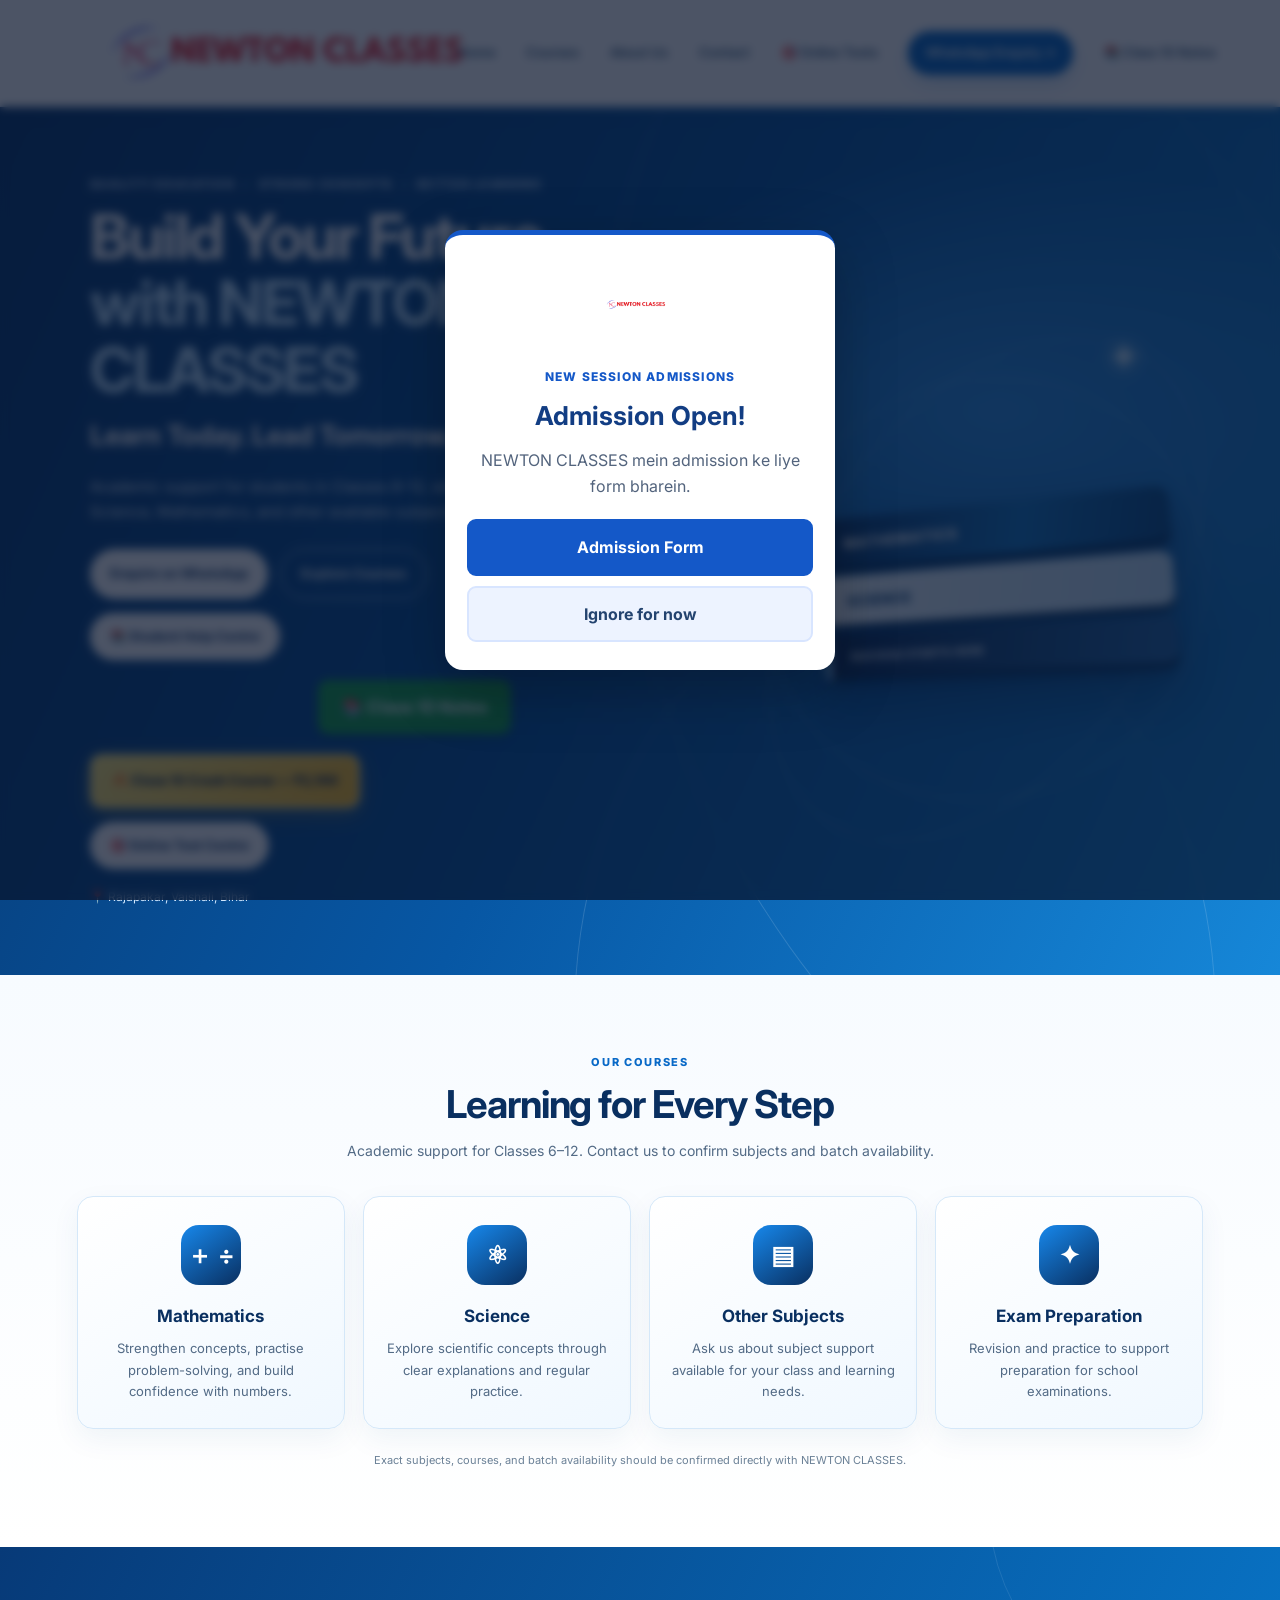
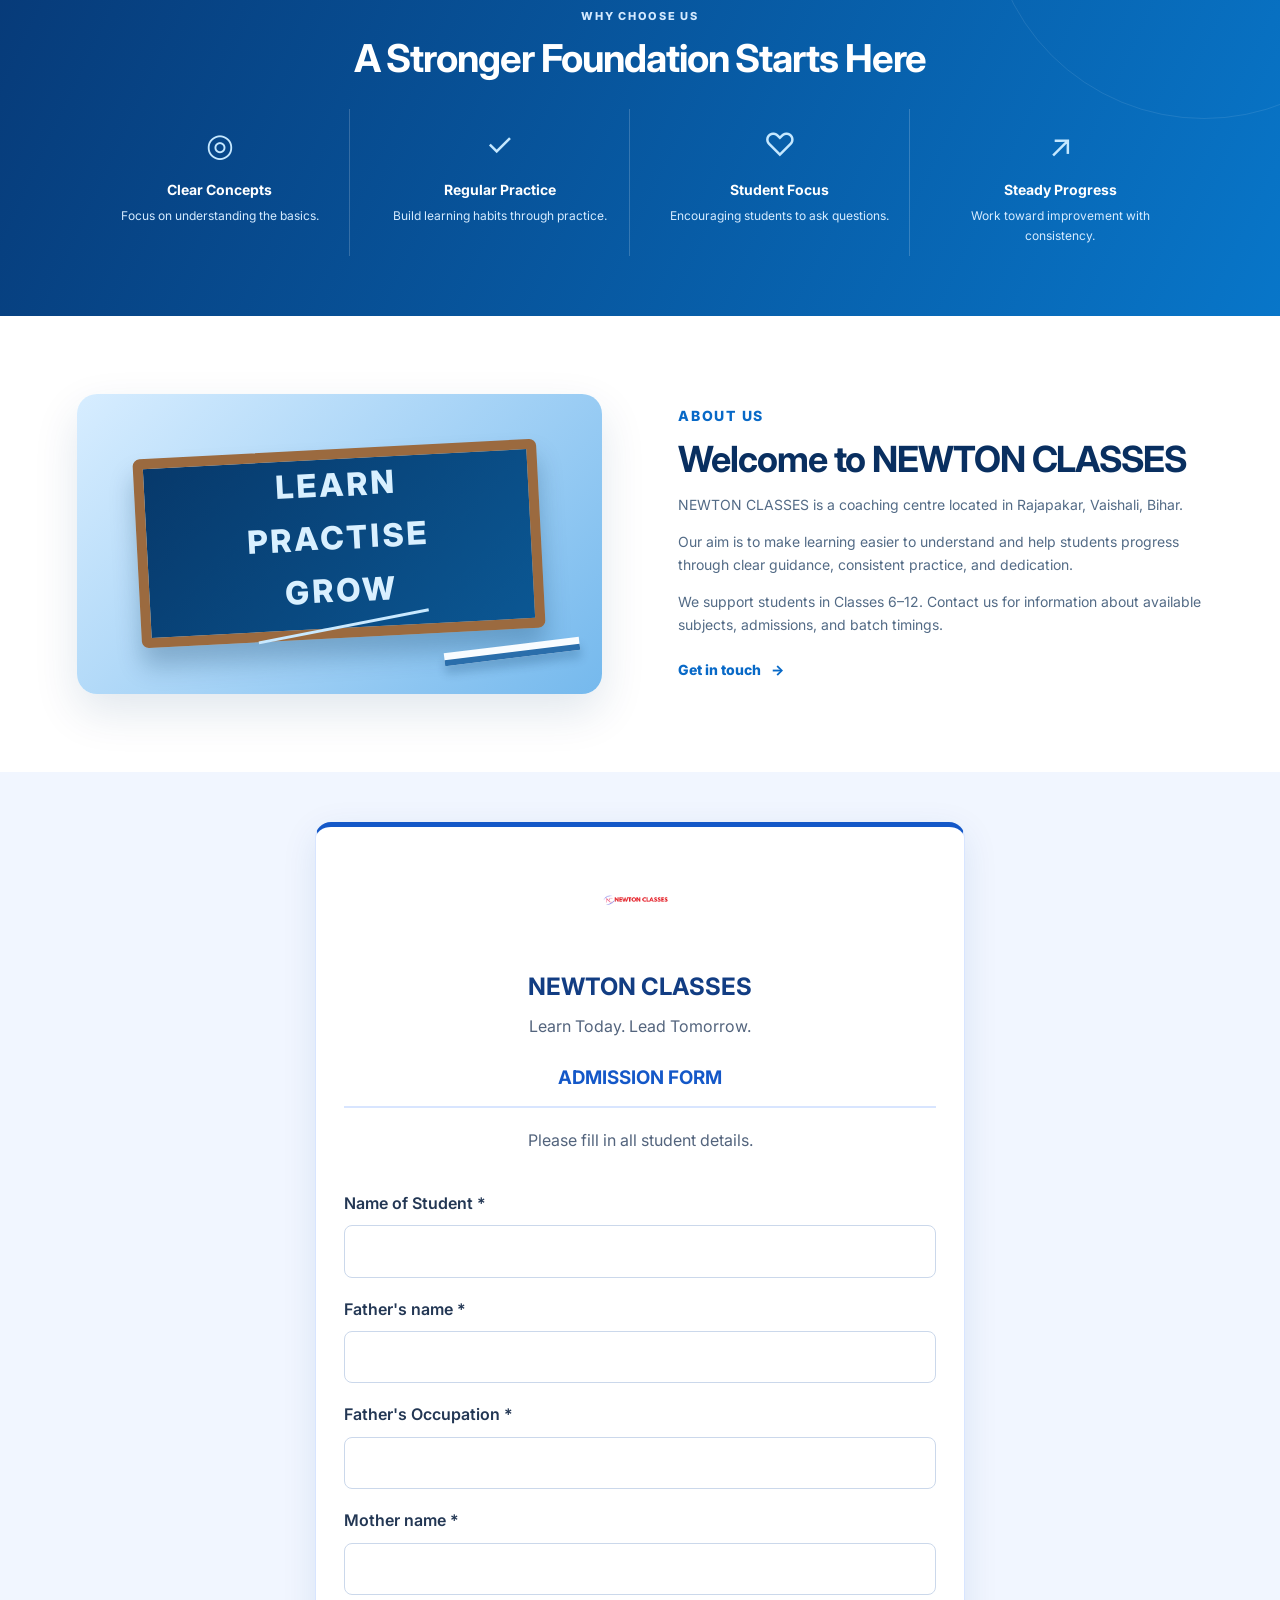
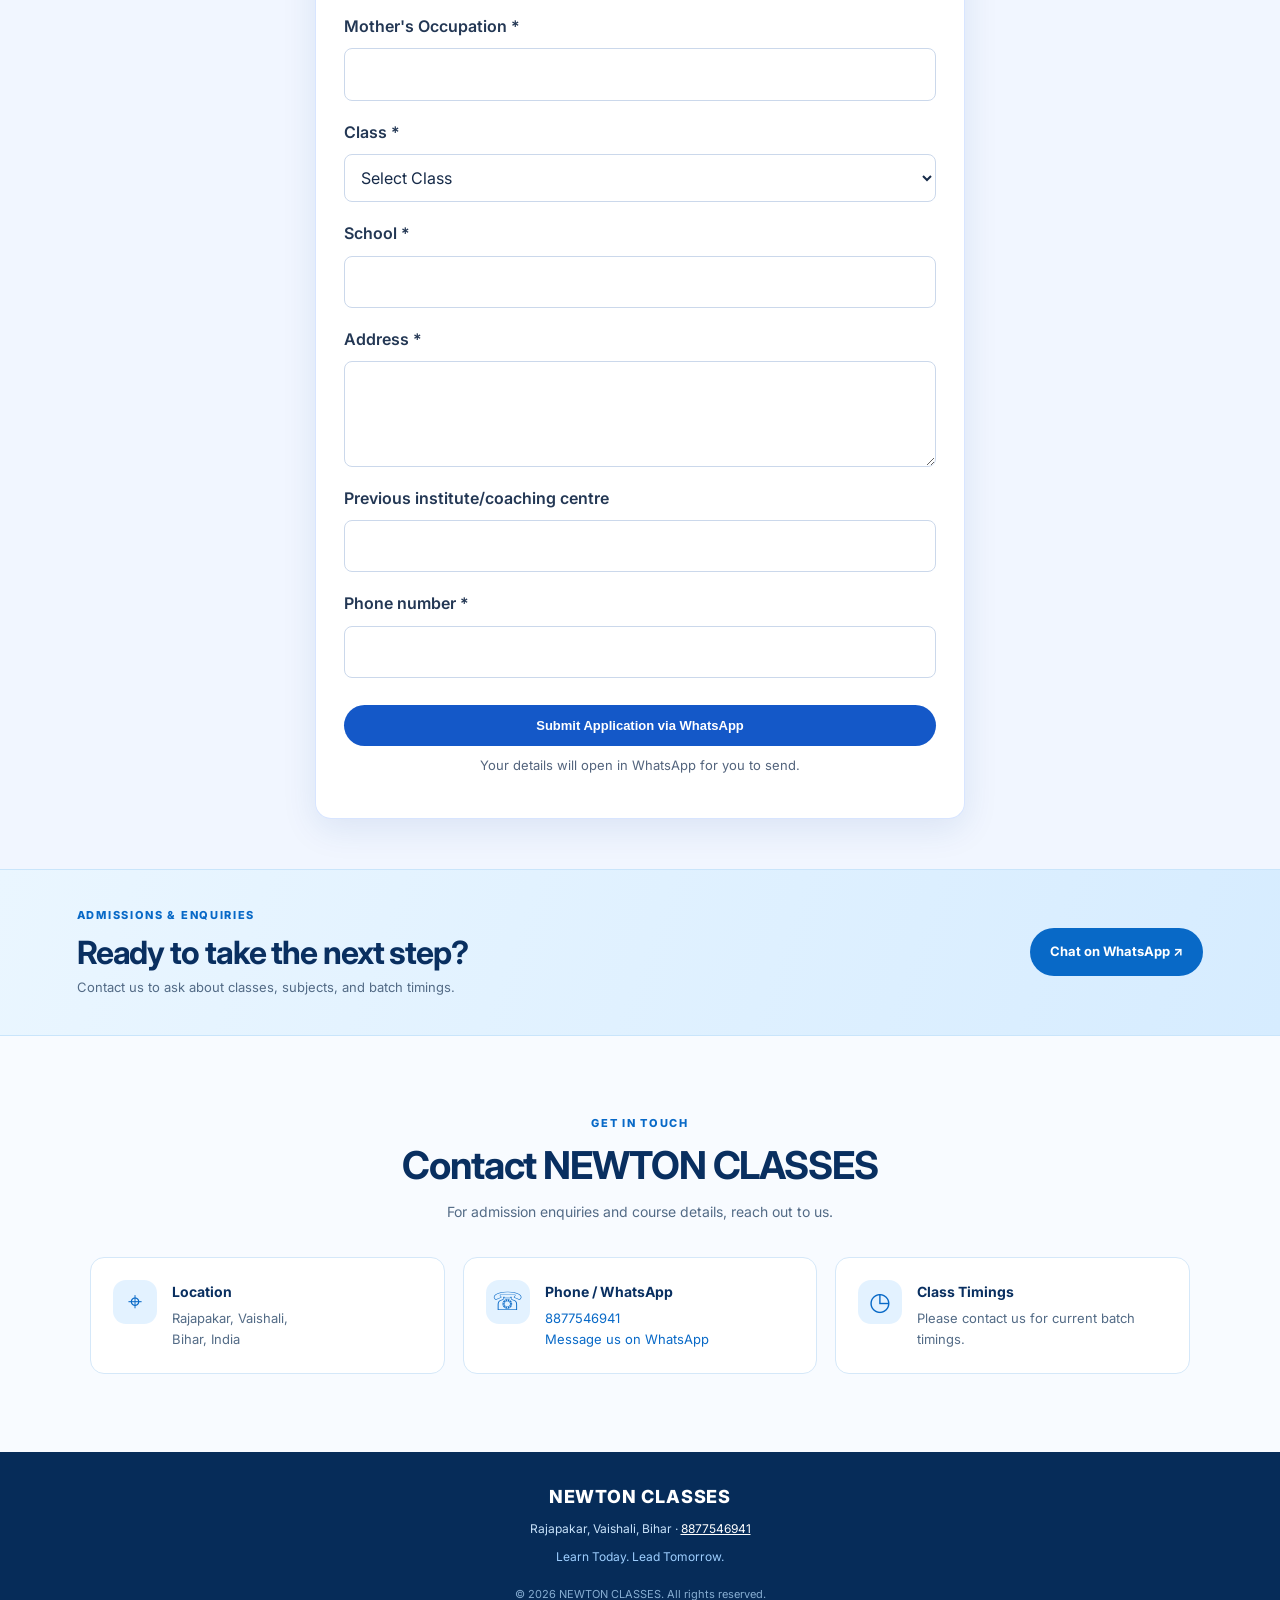
<file: index.html>
<!doctype html>
<html lang="en-IN">
<head>
  <meta charset="utf-8">
  <meta name="viewport" content="width=device-width, initial-scale=1">
  <meta name="theme-color" content="#0b4e96">
  <meta name="description" content="NEWTON CLASSES in Rajapakar, Vaishali, Bihar offers academic support for Classes 6–12, Science and Mathematics, online MCQ tests, and admission enquiries. Contact us for available courses and batch timings.">
  <link rel="canonical" href="https://newton-classes.jo3.org/">
  <title>NEWTON CLASSES | Learn Today. Lead Tomorrow.</title>
  <link rel="stylesheet" href="style.css">
  <script src="script.js" defer></script>
</head>

<body>
  <div id="admissionPopup" class="admission-popup" hidden
       role="dialog" aria-modal="true"
       aria-labelledby="admissionPopupTitle">
    <div class="admission-popup-card">
      <img src="newton-logo.png" alt="NEWTON CLASSES Logo">
      <p class="eyebrow">NEW SESSION ADMISSIONS</p>
      <h2 id="admissionPopupTitle">Admission Open!</h2>
      <p>NEWTON CLASSES mein admission ke liye form bharein.</p>
      <button type="button" id="openAdmissionForm"
              class="button admission-popup-primary">
        Admission Form
      </button>
      <button type="button" id="ignoreAdmissionPopup"
              class="button admission-popup-secondary">
        Ignore for now
      </button>
    </div>
  </div>

  <header class="site-header">
    <a class="brand" href="#home" aria-label="NEWTON CLASSES home">
      <span class="logo">
        <img src="newton-logo.png" alt="NEWTON CLASSES Logo">
      </span>
    </a>
    <button class="menu-toggle" aria-label="Open navigation menu" aria-expanded="false">☰</button>
    <nav class="nav" aria-label="Main navigation">
      <a href="#home">Home</a>
      <a href="#courses">Courses</a>
      <a href="#about">About Us</a>
      <a href="#contact">Contact</a>
      <a href="./tests.html">🎯 Online Tests</a>
      <a class="nav-cta" href="https://wa.me/918877546941?text=Hello%20NEWTON%20CLASSES%2C%20I%20want%20to%20enquire%20about%20admissions." target="_blank" rel="noopener">WhatsApp Enquiry ↗</a>
      <a href="notes.html">📚 Class 10 Notes</a>
    </nav>
  </header>

  <main>
    <section class="hero" id="home">
      <div class="hero-shade"></div>
      <div class="hero-content">
        <p class="eyebrow">QUALITY EDUCATION <span>•</span> STRONG CONCEPTS <span>•</span> BETTER LEARNING</p>
        <h1>Build Your Future<br><span>with NEWTON CLASSES</span></h1>
        <p class="hero-tagline">Learn Today. Lead Tomorrow.</p>
        <p class="hero-intro">Academic support for students in Classes 6–12, with a focus on Science, Mathematics, and other available subjects.</p>
        <div class="hero-actions">
          <a class="button button-light" href="https://wa.me/918877546941?text=Hello%20NEWTON%20CLASSES%2C%20I%20want%20to%20enquire%20about%20admissions." target="_blank" rel="noopener">Enquire on WhatsApp</a>
          <a class="button button-outline" href="#courses">Explore Courses</a>
        </div>
        
        <div class="hero-actions" style="margin-top:14px;">
          <a class="button button-light" href="./help.html">📚 Student Help Centre</a>
        </div>
        
<div style="text-align:center; margin:20px auto;">
  <a href="notes.html"
     style="display:inline-block;background:#16a34a;color:white;
     padding:13px 24px;border-radius:10px;text-decoration:none;
     font-size:17px;font-weight:bold;box-shadow:0 4px 10px #0002;">
    📚 Class 10 Notes
  </a>
</div>
        
<div class="hero-actions" style="margin-top:14px;">
  <a class="button crash-home-button" href="./crash-course.html">
    🔥 Class 10 Crash Course — ₹2,100
  </a>
</div>
        
        <div class="hero-actions" style="margin-top:14px;">
          <a class="button button-light" href="./tests.html">🎯 Online Test Centre</a>
        </div>

        <p class="location-line">📍 Rajapakar, Vaishali, Bihar</p>
      </div>
      <div class="hero-art" aria-hidden="true">
        <div class="orbit orbit-one"></div><div class="orbit orbit-two"></div>
        <div class="book-stack">
          <div class="book book-top">MATHEMATICS</div>
          <div class="book book-mid">SCIENCE</div>
          <div class="book book-bottom">SUCCESS STARTS HERE</div>
        </div>
        <div class="floating-star">✦</div>
      </div>
    </section>

    <section class="section courses-section" id="courses">
      <div class="section-heading">
        <p class="eyebrow blue">OUR COURSES</p>
        <h2>Learning for Every Step</h2>
        <p>Academic support for Classes 6–12. Contact us to confirm subjects and batch availability.</p>
      </div>
      <div class="course-grid">
        <article class="course-card">
          <div class="course-icon">＋ ÷</div>
          <h3>Mathematics</h3>
          <p>Strengthen concepts, practise problem-solving, and build confidence with numbers.</p>
        </article>
        <article class="course-card">
          <div class="course-icon">⚛</div>
          <h3>Science</h3>
          <p>Explore scientific concepts through clear explanations and regular practice.</p>
        </article>
        <article class="course-card">
          <div class="course-icon">▤</div>
          <h3>Other Subjects</h3>
          <p>Ask us about subject support available for your class and learning needs.</p>
        </article>
        <article class="course-card">
          <div class="course-icon">✦</div>
          <h3>Exam Preparation</h3>
          <p>Revision and practice to support preparation for school examinations.</p>
        </article>
      </div>
      <p class="small-note">Exact subjects, courses, and batch availability should be confirmed directly with NEWTON CLASSES.</p>
    </section>

    <section class="why-section">
      <div class="section-heading light-heading">
        <p class="eyebrow">WHY CHOOSE US</p>
        <h2>A Stronger Foundation Starts Here</h2>
      </div>
      <div class="benefit-grid">
        <div class="benefit"><span>◎</span><h3>Clear Concepts</h3><p>Focus on understanding the basics.</p></div>
        <div class="benefit"><span>✓</span><h3>Regular Practice</h3><p>Build learning habits through practice.</p></div>
        <div class="benefit"><span>♡</span><h3>Student Focus</h3><p>Encouraging students to ask questions.</p></div>
        <div class="benefit"><span>↗</span><h3>Steady Progress</h3><p>Work toward improvement with consistency.</p></div>
      </div>
    </section>

    <section class="section about-section" id="about">
      <div class="about-visual" aria-hidden="true">
        <div class="chalkboard"><span>LEARN</span><span>PRACTISE</span><span>GROW</span><div class="chalk-line"></div></div>
        <div class="desk-book"></div>
      </div>
      <div class="about-copy">
        <p class="eyebrow blue">ABOUT US</p>
        <h2>Welcome to NEWTON CLASSES</h2>
        <p>NEWTON CLASSES is a coaching centre located in Rajapakar, Vaishali, Bihar.</p>
        <p>Our aim is to make learning easier to understand and help students progress through clear guidance, consistent practice, and dedication.</p>
        <p>We support students in Classes 6–12. Contact us for information about available subjects, admissions, and batch timings.</p>
        <a class="text-link" href="#contact">Get in touch <span>→</span></a>
      </div>
    </section>

    <section class="section admission-section" id="admission">
      <div class="admission-form-card">
        <div class="admission-form-header">
          <img src="newton-logo.png" alt="NEWTON CLASSES Logo">
          <h2>NEWTON CLASSES</h2>
          <p>Learn Today. Lead Tomorrow.</p>
          <h3>ADMISSION FORM</h3>
          <p>Please fill in all student details.</p>
        </div>

        <form id="admissionForm">
          <label for="studentName">Name of Student *</label>
          <input id="studentName" name="studentName" required>

          <label for="fatherName">Father's name *</label>
          <input id="fatherName" name="fatherName" required>

          <label for="fatherOccupation">Father's Occupation *</label>
          <input id="fatherOccupation" name="fatherOccupation" required>

          <label for="motherName">Mother name *</label>
          <input id="motherName" name="motherName" required>

          <label for="motherOccupation">Mother's Occupation *</label>
          <input id="motherOccupation" name="motherOccupation" required>

          <label for="studentClass">Class *</label>
          <select id="studentClass" name="studentClass" required>
            <option value="">Select Class</option>
            <option>Class 6</option>
            <option>Class 7</option>
            <option>Class 8</option>
            <option>Class 9</option>
            <option>Class 10</option>
            <option>Class 11</option>
            <option>Class 12</option>
          </select>

          <label for="school">School *</label>
          <input id="school" name="school" required>

          <label for="address">Address *</label>
          <textarea id="address" name="address" rows="3" required></textarea>

          <label for="previousInstitute">Previous institute/coaching centre</label>
          <input id="previousInstitute" name="previousInstitute">

          <label for="phoneNumber">Phone number *</label>
          <input id="phoneNumber" name="phoneNumber"
                 type="tel" inputmode="numeric"
                 pattern="[0-9]{10}" maxlength="10" required>

          <button type="submit" class="button admission-submit">
            Submit Application via WhatsApp
          </button>
          <p class="form-note">
            Your details will open in WhatsApp for you to send.
          </p>
        </form>
      </div>
    </section>

    <section class="admission-band">
      <div><p class="eyebrow">ADMISSIONS & ENQUIRIES</p><h2>Ready to take the next step?</h2><p>Contact us to ask about classes, subjects, and batch timings.</p></div>
      <a class="button button-light" href="https://wa.me/918877546941?text=Hello%20NEWTON%20CLASSES%2C%20please%20share%20admission%20and%20course%20details." target="_blank" rel="noopener">Chat on WhatsApp ↗</a>
    </section>

    <section class="section contact-section" id="contact">
      <div class="section-heading">
        <p class="eyebrow blue">GET IN TOUCH</p>
        <h2>Contact NEWTON CLASSES</h2>
        <p>For admission enquiries and course details, reach out to us.</p>
      </div>
      <div class="contact-grid">
        <div class="contact-card"><span class="contact-icon">⌖</span><div><h3>Location</h3><p>Rajapakar, Vaishali,<br>Bihar, India</p></div></div>
        <div class="contact-card"><span class="contact-icon">☏</span><div><h3>Phone / WhatsApp</h3><p><a href="tel:+918877546941">8877546941</a><br><a href="https://wa.me/918877546941" target="_blank" rel="noopener">Message us on WhatsApp</a></p></div></div>
        <div class="contact-card"><span class="contact-icon">◷</span><div><h3>Class Timings</h3><p>Please contact us for current batch timings.</p></div></div>
      </div>
    </section>
  </main>

  <footer class="site-footer">
    <a class="footer-brand" href="#home">NEWTON CLASSES</a>
    <p>Rajapakar, Vaishali, Bihar · <a href="tel:+918877546941">8877546941</a></p>
    <p class="footer-tagline">Learn Today. Lead Tomorrow.</p>
    <p class="copyright">© <span id="year"></span> NEWTON CLASSES. All rights reserved.</p>
  </footer>
</body>
</html>
</file>
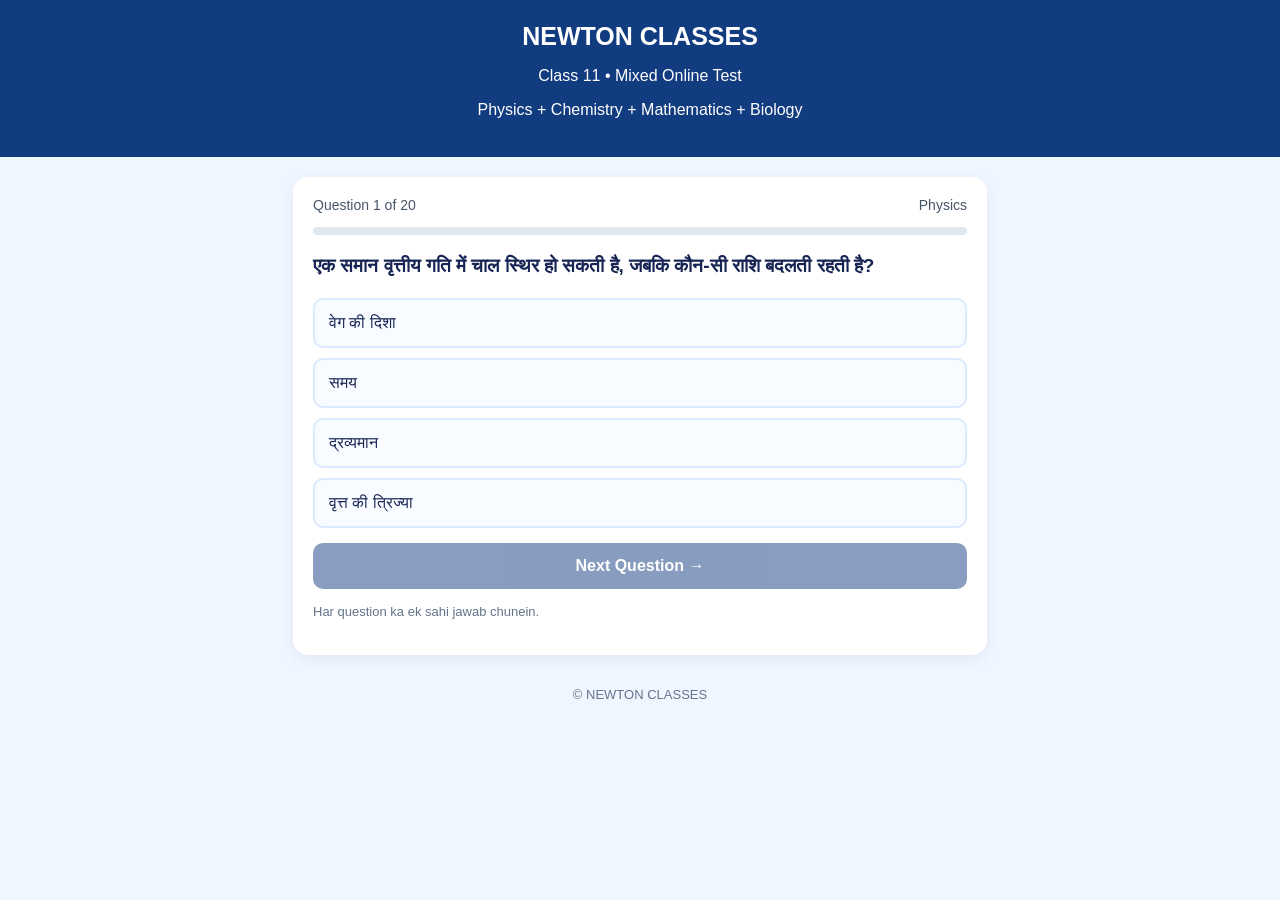
<file: class11-test.html>
<!DOCTYPE html>
<html lang="hi">
<head>
<meta charset="UTF-8">
<meta name="viewport" content="width=device-width, initial-scale=1.0">
<meta name="theme-color" content="#123c80">
<title>Class 11 Mixed Test | NEWTON CLASSES</title>
<style>
*{box-sizing:border-box}
body{margin:0;font-family:Arial,sans-serif;background:#f0f6ff;color:#172554}
header{background:#123c80;color:white;text-align:center;padding:22px 12px}
header h1{margin:0 0 8px;font-size:25px}
main{max-width:720px;margin:20px auto;padding:0 13px}
.card{background:white;padding:20px;border-radius:15px;box-shadow:0 4px 15px #123c8012;margin-bottom:15px}
.top{display:flex;justify-content:space-between;gap:10px;flex-wrap:wrap;color:#475569;font-size:14px}
.progress{height:8px;background:#e2e8f0;border-radius:9px;overflow:hidden;margin:14px 0}
#bar{height:100%;width:0;background:#2563eb;transition:width .2s}
#question{font-size:19px;line-height:1.55}
.options{display:grid;gap:10px;margin-top:18px}
.option{width:100%;text-align:left;padding:14px;border:2px solid #dbeafe;border-radius:10px;background:#f8fbff;color:#172554;font-size:16px;cursor:pointer}
.option.selected{border-color:#2563eb;background:#dbeafe}
.option:disabled{cursor:default}
button.action,.home{display:block;width:100%;padding:14px;border:0;border-radius:10px;background:#123c80;color:white;font-size:16px;font-weight:bold;text-align:center;text-decoration:none;cursor:pointer;margin-top:15px}
button.action:disabled{opacity:.5}
.secondary{background:#e5efff!important;color:#123c80!important}
.small{font-size:13px;color:#64748b;line-height:1.5}
#result{text-align:center}
#result h2{font-size:25px}
.score{font-size:34px;font-weight:bold;color:#123c80;margin:15px 0}
.hidden{display:none}
footer{text-align:center;padding:12px;color:#64748b;font-size:13px}
@media(max-width:400px){.card{padding:16px}#question{font-size:17px}}
</style>
</head>
<body>
<header>
<h1>NEWTON CLASSES</h1>
<p>Class 11 • Mixed Online Test</p>
<p>Physics + Chemistry + Mathematics + Biology</p>
</header>
<main>
<section class="card" id="quiz">
<div class="top"><span id="counter">Question 1 of 20</span><span id="subject">Subject</span></div>
<div class="progress"><div id="bar"></div></div>
<h2 id="question"></h2>
<div class="options" id="options"></div>
<button class="action" id="next" disabled>Next Question →</button>
<p class="small">Har question ka ek sahi jawab chunein.</p>
</section>

<section class="card hidden" id="result">
<h2 id="resultTitle">Test Result</h2>
<div class="score" id="score"></div>
<p id="message"></p>
<button class="action" onclick="startTest()">🔄 Retry Test</button>
<a class="home secondary" href="./tests.html">← Choose Another Class</a>
<a class="home" href="./index.html">Website Home</a>
</section>
</main>
<footer>© NEWTON CLASSES</footer>

<script src="./test-engine.js"></script>
<script>
const bank = [
{ s:"Physics",q:"SI पद्धति में बल की इकाई क्या है?",o:["जूल","न्यूटन","वाट","पास्कल"],a:1},
{ s:"Chemistry",q:"एक मोल में लगभग कितने कण होते हैं?",o:["6.022 × 10²³","3 × 10⁸","9.8","1.6 × 10⁻¹⁹"],a:0},
{ s:"Mathematics",q:"यदि f(x)=2x+3, तो f(4) का मान क्या है?",o:["8","10","11","12"],a:2},
{ s:"Biology",q:"कोशिका का ऊर्जा-उत्पादन करने वाला प्रमुख अंगक कौन-सा है?",o:["राइबोसोम","माइटोकॉन्ड्रिया","गॉल्जी बॉडी","लाइसोसोम"],a:1},
{ s:"Physics",q:"वेग में परिवर्तन की दर को क्या कहते हैं?",o:["दूरी","त्वरण","संवेग","कार्य"],a:1},
{ s:"Chemistry",q:"परमाणु क्रमांक किसकी संख्या बताता है?",o:["न्यूट्रॉन","प्रोटॉन","प्रोटॉन और न्यूट्रॉन का योग","कक्षाओं की संख्या"],a:1},
{ s:"Mathematics",q:"sin 30° का मान क्या है?",o:["0","1","1/2","√3/2"],a:2},
{ s:"Biology",q:"प्रकाश संश्लेषण में पौधे मुख्यतः कौन-सी गैस ग्रहण करते हैं?",o:["ऑक्सीजन","नाइट्रोजन","कार्बन डाइऑक्साइड","हाइड्रोजन"],a:2},
{ s:"Physics",q:"न्यूटन का प्रथम नियम किस अवधारणा से संबंधित है?",o:["जड़त्व","ऊष्मा","विद्युत धारा","अपवर्तन"],a:0},
{ s:"Chemistry",q:"शुद्ध जल का लगभग pH मान 25°C पर कितना होता है?",o:["2","5","7","10"],a:2},
{ s:"Mathematics",q:"(a+b)² का सही विस्तार कौन-सा है?",o:["a²+b²","a²+2ab+b²","a²−2ab+b²","2a+2b"],a:1},
{ s:"Biology",q:"मानव रक्त में ऑक्सीजन का परिवहन मुख्यतः कौन करता है?",o:["प्लेटलेट्स","हीमोग्लोबिन","प्लाज्मा प्रोटीन फाइब्रिनोजन","इंसुलिन"],a:1},
{ s:"Physics",q:"यदि किसी वस्तु पर कुल बल शून्य है, तो उसका त्वरण कितना होगा?",o:["शून्य","हमेशा 9.8 m/s²","अनंत","हमेशा 1 m/s²"],a:0},
{ s:"Chemistry",q:"NaCl में किस प्रकार का रासायनिक बंध प्रमुख है?",o:["आयनिक","धात्विक","हाइड्रोजन","केवल सहसंयोजक"],a:0},
{ s:"Mathematics",q:"2, 4, 6, 8, ... इस श्रेणी का सार्व अंतर क्या है?",o:["1","2","4","6"],a:1},
{ s:"Biology",q:"DNA का पूरा नाम क्या है?",o:["डाइऑक्सीन न्यूक्लिक एसिड","डीऑक्सीराइबोन्यूक्लिक एसिड","डाइराइबोज न्यूक्लिक एसिड","डायनामिक न्यूक्लियर एसिड"],a:1},
{ s:"Physics",q:"कार्य का SI मात्रक क्या है?",o:["न्यूटन","जूल","एम्पियर","केल्विन"],a:1},
{ s:"Chemistry",q:"आवर्त सारणी के एक ही समूह के तत्वों में सामान्यतः क्या समान होता है?",o:["न्यूट्रॉन की संख्या","बाहरी कोश के इलेक्ट्रॉनों की संख्या","परमाणु द्रव्यमान","सभी कोशों की संख्या"],a:1},
{ s:"Mathematics",q:"यदि x²=49 और x एक वास्तविक संख्या है, तो x के संभावित मान क्या हैं?",o:["केवल 7","केवल −7","7 और −7","केवल 0"],a:2},
{ s:"Biology",q:"पौधों में जल और खनिजों का परिवहन मुख्यतः कौन-सा ऊतक करता है?",o:["फ्लोएम","जाइलम","एपिडर्मिस","मेरिस्टेम"],a:1},
{ s:"Physics",q:"प्रकाश निर्वात में लगभग किस चाल से चलता है?",o:["3 × 10⁶ m/s","3 × 10⁸ m/s","3 × 10¹⁰ m/s","300 m/s"],a:1},
{ s:"Chemistry",q:"किस उपपरमाण्विक कण पर ऋणात्मक आवेश होता है?",o:["प्रोटॉन","न्यूट्रॉन","इलेक्ट्रॉन","नाभिक"],a:2},
{ s:"Mathematics",q:"एक त्रिभुज के तीनों आंतरिक कोणों का योग कितना होता है?",o:["90°","180°","270°","360°"],a:1},
{ s:"Biology",q:"मानव शरीर में इंसुलिन हार्मोन मुख्यतः कहाँ बनता है?",o:["थायरॉइड ग्रंथि","अग्न्याशय","अधिवृक्क ग्रंथि","पिट्यूटरी ग्रंथि"],a:1},
{ s:"Physics",q:"संवेग का सूत्र कौन-सा है?",o:["द्रव्यमान × वेग","बल × दूरी","कार्य ÷ समय","द्रव्यमान × आयतन"],a:0},
{ s:"Chemistry",q:"आधुनिक आवर्त नियम में तत्वों के गुण किसके आवर्ती फलन हैं?",o:["परमाणु द्रव्यमान","परमाणु क्रमांक","न्यूट्रॉन संख्या","घनत्व"],a:1},
{ s:"Mathematics",q:"यदि किसी वृत्त की त्रिज्या r है, तो उसका क्षेत्रफल क्या होगा?",o:["2πr","πr²","πd","r²/2"],a:1},
{ s:"Biology",q:"कोशिका में प्रोटीन संश्लेषण का प्रमुख स्थान कौन-सा है?",o:["राइबोसोम","लाइसोसोम","रिक्तिका","सेंट्रोसोम"],a:0},
{ s:"Physics",q:"एक समान वृत्तीय गति में चाल स्थिर हो सकती है, जबकि कौन-सी राशि बदलती रहती है?",o:["द्रव्यमान","वेग की दिशा","समय","वृत्त की त्रिज्या"],a:1},
{ s:"Chemistry",q:"ऑक्सीजन का सामान्य आणविक सूत्र क्या है?",o:["O","O₂","O₃ ही हमेशा","O₄"],a:1},
{ s:"Mathematics",q:"यदि log₁₀ 100 = x, तो x कितना है?",o:["1","2","10","100"],a:1},
{ s:"Biology",q:"पत्तियों में गैसों के आदान-प्रदान के लिए छोटे छिद्र क्या कहलाते हैं?",o:["रंध्र","जाइलम","बीजांड","परागकोष"],a:0},
{ s:"Physics",q:"दूरी-समय ग्राफ की ढाल सामान्यतः क्या बताती है?",o:["द्रव्यमान","चाल","बल","ऊर्जा"],a:1},
{ s:"Chemistry",q:"सहसंयोजक बंध सामान्यतः किस प्रक्रिया से बनता है?",o:["इलेक्ट्रॉनों के साझा करने से","केवल प्रोटॉन खोने से","न्यूट्रॉन के स्थानांतरण से","नाभिक टूटने से"],a:0},
{ s:"Mathematics",q:"3x=21 होने पर x का मान क्या है?",o:["6","7","8","9"],a:1},
{ s:"Biology",q:"मानव हृदय में सामान्यतः कितने कक्ष होते हैं?",o:["2","3","4","5"],a:2},
{ s:"Physics",q:"गतिज ऊर्जा का सूत्र कौन-सा है?",o:["mv","½mv²","mgh","F/a"],a:1},
{ s:"Chemistry",q:"किस कण का विद्युत आवेश शून्य होता है?",o:["प्रोटॉन","इलेक्ट्रॉन","न्यूट्रॉन","आयन"],a:2},
{ s:"Mathematics",q:"एक पासे को एक बार फेंकने पर 6 आने की प्रायिकता क्या है?",o:["1/2","1/3","1/6","5/6"],a:2},
{ s:"Biology",q:"पौधों में भोजन का परिवहन मुख्यतः कौन करता है?",o:["जाइलम","फ्लोएम","क्यूटिकल","रंध्र"],a:1}
];

const quiz = document.getElementById("quiz");
const result = document.getElementById("result");
const questionEl = document.getElementById("question");
const optionsEl = document.getElementById("options");
const counterEl = document.getElementById("counter");
const subjectEl = document.getElementById("subject");
const bar = document.getElementById("bar");
const nextBtn = document.getElementById("next");

let questions = [];
let index = 0;
let score = 0;
let chosen = null;

function shuffle(list) {
  const copy = list.slice();
  for (let i = copy.length - 1; i > 0; i--) {
    const j = Math.floor(Math.random() * (i + 1));
    [copy[i], copy[j]] = [copy[j], copy[i]];
  }
  return copy;
}

function startTest() {
  questions = shuffle(bank).slice(0, 20).map(q => ({
    ...q,
    options: shuffle(q.o.map((label, value) => ({label, value})))
  }));
  index = 0;
  score = 0;
  chosen = null;
  quiz.classList.remove("hidden");
  result.classList.add("hidden");
  renderQuestion();
  window.scrollTo(0, 0);
}

function renderQuestion() {
  const q = questions[index];
  chosen = null;
  counterEl.textContent = `Question ${index + 1} of ${questions.length}`;
  subjectEl.textContent = q.s;
  bar.style.width = `${(index / questions.length) * 100}%`;
  questionEl.textContent = q.q;
  optionsEl.replaceChildren();

  q.options.forEach(option => {
    const button = document.createElement("button");
    button.type = "button";
    button.className = "option";
    button.textContent = option.label;
    button.addEventListener("click", () => {
      chosen = option.value;
      optionsEl.querySelectorAll("button").forEach(b => b.classList.remove("selected"));
      button.classList.add("selected");
      nextBtn.disabled = false;
    });
    optionsEl.appendChild(button);
  });

  nextBtn.disabled = true;
  nextBtn.textContent = index === questions.length - 1 ? "Submit Test ✓" : "Next Question →";
}

nextBtn.addEventListener("click", () => {
  if (chosen === null) return;

  if (chosen === questions[index].a) score++;
  index++;

  if (index < questions.length) {
    renderQuestion();
  } else {
    showResult();
  }
});

function showResult() {
  quiz.classList.add("hidden");
  result.classList.remove("hidden");

  const percentage = Math.round((score / questions.length) * 100);
  const passed = percentage > 80;

  document.getElementById("resultTitle").textContent =
    passed ? "🎉 Congratulations!" : "💪 Keep Practising!";
  document.getElementById("score").textContent =
    `${score} / ${questions.length}`;
  document.getElementById("message").textContent =
    `${percentage}% — ` +
    (passed
      ? "शानदार प्रदर्शन! आपकी तैयारी अच्छी है।"
      : "Doing Well but Need More Preparation. अभ्यास जारी रखें!");

  if (window.NewtonTest && typeof window.NewtonTest.playResultSound === "function") {
    window.NewtonTest.playResultSound(passed);
  }

  bar.style.width = "100%";
  window.scrollTo(0, 0);
}

startTest();
</script>
</body>
</html>
</file>
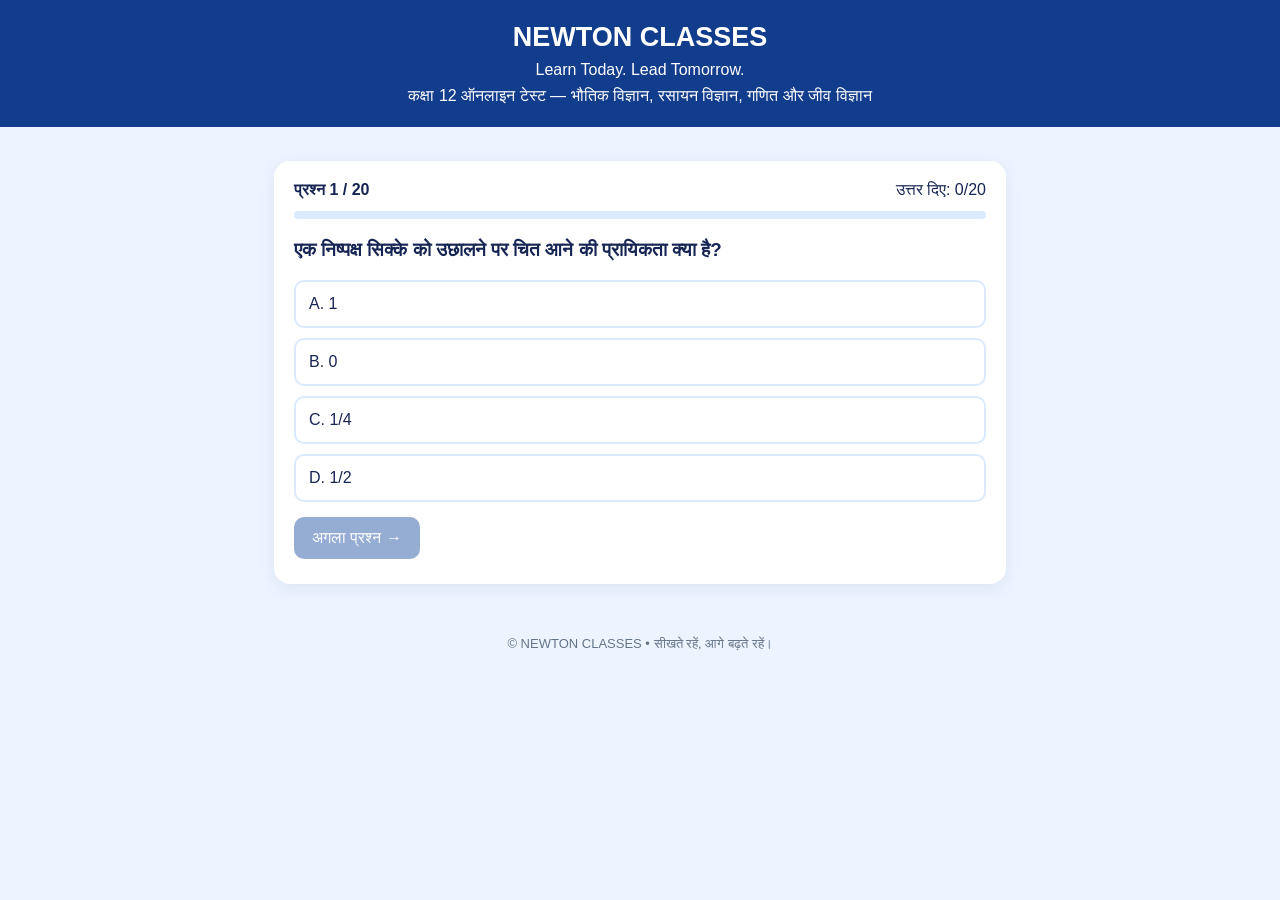
<file: class12-test.html>
<!DOCTYPE html>
<html lang="hi">
<head>
<meta charset="UTF-8">
<meta name="viewport" content="width=device-width, initial-scale=1.0">
<title>Class 12 Online Test | NEWTON CLASSES</title>
<style>
*{box-sizing:border-box}
body{margin:0;font-family:Arial,sans-serif;background:#eef4ff;color:#172554}
header{background:#123c8c;color:white;text-align:center;padding:22px 12px}
header h1{margin:0;font-size:27px}
header p{margin:8px 0 0}
.container{max-width:760px;margin:20px auto;padding:14px}
.card{background:white;border-radius:16px;padding:20px;box-shadow:0 5px 18px #173b7515}
.progress{height:8px;background:#dbeafe;border-radius:20px;overflow:hidden;margin:12px 0 20px}
#bar{height:100%;width:0;background:#2563eb;transition:width .2s}
.option{display:block;width:100%;text-align:left;padding:13px;margin:10px 0;border:2px solid #dbeafe;border-radius:10px;background:white;color:#172554;font-size:16px;cursor:pointer}
.option:hover{border-color:#2563eb}
.option.selected{background:#dbeafe;border-color:#2563eb}
button,.link{display:inline-block;border:0;border-radius:10px;padding:12px 18px;background:#1748a0;color:white;font-size:16px;cursor:pointer;text-decoration:none;margin:5px 4px 5px 0}
button:disabled{opacity:.45;cursor:not-allowed}
.small{color:#64748b;font-size:14px}
#result{text-align:center}
.score{font-size:36px;font-weight:bold;color:#1748a0}
.hidden{display:none}
footer{text-align:center;padding:18px;color:#64748b;font-size:13px}
</style>
</head>
<body>
<header>
<h1>NEWTON CLASSES</h1>
<p>Learn Today. Lead Tomorrow.</p>
<p>कक्षा 12 ऑनलाइन टेस्ट — भौतिक विज्ञान, रसायन विज्ञान, गणित और जीव विज्ञान</p>
</header>

<div class="container">
<div class="card" id="quiz">
<div><b id="counter">प्रश्न 1 / 20</b><span style="float:right" id="answered">उत्तर दिए: 0/20</span></div>
<div class="progress"><div id="bar"></div></div>
<h3 id="question"></h3>
<div id="options"></div>
<button id="next" onclick="nextQuestion()" disabled>अगला प्रश्न →</button>
</div>

<div class="card hidden" id="result">
<h2>टेस्ट पूरा हुआ!</h2>
<p>आपका स्कोर</p>
<div class="score" id="score"></div>
<h3 id="message"></h3>
<p id="details"></p>
<button onclick="restart()">दोबारा टेस्ट दें ↻</button>
<a class="link" href="./tests.html">सभी कक्षाएँ</a>
<a class="link" href="./index.html">होम</a>
</div>
</div>
<footer>© NEWTON CLASSES • सीखते रहें, आगे बढ़ते रहें।</footer>

<script>
const bank = [
{q:"विद्युत विभव की SI इकाई क्या है?",o:["एम्पियर","वोल्ट","ओम","वाट"],a:1},
{q:"विद्युत धारिता की SI इकाई क्या है?",o:["फैराड","टेस्ला","हेनरी","वेबर"],a:0},
{q:"प्रेरित धारा की दिशा किस नियम से ज्ञात होती है?",o:["ओम का नियम","फैराडे का नियम","लेन्ज का नियम","कूलॉम का नियम"],a:2},
{q:"लेंस की क्षमता किस इकाई में मापी जाती है?",o:["मीटर","डायोप्टर","वाट","जूल"],a:1},
{q:"किस कण पर कोई विद्युत आवेश नहीं होता?",o:["प्रोटॉन","इलेक्ट्रॉन","न्यूट्रॉन","पॉजिट्रॉन"],a:2},
{q:"फोटॉन की ऊर्जा का सूत्र क्या है?",o:["mc²","hν","IR","VIt"],a:1},
{q:"p-प्रकार के अर्धचालक में बहुसंख्यक आवेश वाहक कौन होते हैं?",o:["इलेक्ट्रॉन","होल","न्यूट्रॉन","प्रोटॉन"],a:1},
{q:"चुंबकीय फ्लक्स की SI इकाई क्या है?",o:["टेस्ला","वेबर","हेनरी","फैराड"],a:1},
{q:"ट्रांसफॉर्मर किस सिद्धांत पर कार्य करता है?",o:["विद्युत अपघटन","अन्योन्य प्रेरण","प्रकाश विद्युत प्रभाव","विसरण"],a:1},
{q:"निर्वात में विद्युत चुंबकीय तरंगों की चाल लगभग कितनी होती है?",o:["3 × 10⁶ m/s","3 × 10⁸ m/s","3 × 10⁵ m/s","3 × 10¹⁰ m/s"],a:1},

{q:"25°C पर उदासीन विलयन का pH कितना होता है?",o:["0","5","7","14"],a:2},
{q:"H₂O₂ में ऑक्सीजन की ऑक्सीकरण अवस्था क्या है?",o:["−2","−1","0","+1"],a:1},
{q:"निम्नलिखित में से कौन-सा प्रबल अम्ल है?",o:["CH₃COOH","HCl","H₂CO₃","H₂O"],a:1},
{q:"CH₃CH₂OH का IUPAC नाम क्या है?",o:["मेथेनॉल","एथेनल","एथेनॉल","एथेनोइक अम्ल"],a:2},
{q:"[Co(NH₃)₆]³⁺ में कोबाल्ट की समन्वय संख्या कितनी है?",o:["3","4","6","8"],a:2},
{q:"नॉन-स्टिक बर्तनों की परत बनाने में किस बहुलक का उपयोग होता है?",o:["PVC","टेफ्लॉन","नायलॉन-6","बैकेलाइट"],a:1},
{q:"प्रथम कोटि की अभिक्रिया के वेग स्थिरांक की इकाई क्या है?",o:["mol L⁻¹ s⁻¹","s⁻¹","L mol⁻¹ s⁻¹","mol² L⁻²"],a:1},
{q:"क्लोरोफिल में कौन-सा तत्व पाया जाता है?",o:["लोहा","मैग्नीशियम","कैल्शियम","सोडियम"],a:1},
{q:"बेंजीन सामान्यतः किस प्रकार की अभिक्रियाएँ करता है?",o:["योगात्मक अभिक्रियाएँ","प्रतिस्थापन अभिक्रियाएँ","केवल उदासीनीकरण","अवक्षेपण"],a:1},
{q:"निम्नलिखित में से कौन-सा अणुसंख्यक गुणधर्म है?",o:["श्यानता","पृष्ठ तनाव","परासरण दाब","रंग"],a:2},

{q:"sin x का अवकलज क्या है?",o:["cos x","−cos x","tan x","−sin x"],a:0},
{q:"1/x का समाकलन क्या है?",o:["x² + C","ln|x| + C","1/x² + C","eˣ + C"],a:1},
{q:"आव्यूह [[1,2],[3,4]] का सारणिक क्या है?",o:["2","−2","10","−10"],a:1},
{q:"ढाल 2 वाली रेखा के लंबवत रेखा की ढाल क्या होगी?",o:["2","−2","1/2","−1/2"],a:3},
{q:"एक निष्पक्ष सिक्के को उछालने पर चित आने की प्रायिकता क्या है?",o:["0","1/4","1/2","1"],a:2},
{q:"सदिश (3,4) का परिमाण कितना है?",o:["3","4","5","7"],a:2},
{q:"यदि A एक तत्समक आव्यूह है, तो A⁻¹ क्या होगा?",o:["शून्य आव्यूह","A","−A","अपरिभाषित"],a:1},
{q:"eˣ का अवकलज क्या है?",o:["xeˣ","eˣ","ln x","1/x"],a:1},
{q:"sin 90° का मान कितना है?",o:["0","1/2","1","√3/2"],a:2},
{q:"किसी फलन का अवकलज धनात्मक होने पर वह फलन किस प्रकार का होता है?",o:["घटता हुआ","बढ़ता हुआ","हमेशा शून्य","हर जगह अपरिभाषित"],a:1},

{q:"आनुवंशिकता की मूल इकाई क्या है?",o:["कोशिका","ऊतक","जीन","अंग"],a:2},
{q:"DNA का पूरा नाम क्या है?",o:["डीऑक्सीराइबोन्यूक्लिक अम्ल","डाइन्यूक्लिक अम्ल","डीऑक्सीराइबोज नाइट्रोजन अम्ल","डबल नाइट्रोजन अम्ल"],a:0},
{q:"कोशिका का ऊर्जा गृह किस कोशिकांग को कहा जाता है?",o:["राइबोसोम","माइटोकॉन्ड्रिया","गॉल्जी बॉडी","लाइसोसोम"],a:1},
{q:"पौधे अपना भोजन किस प्रक्रिया द्वारा बनाते हैं?",o:["श्वसन","वाष्पोत्सर्जन","प्रकाश संश्लेषण","किण्वन"],a:2},
{q:"रक्त का थक्का जमाने में कौन-सी रक्त कोशिकाएँ सहायता करती हैं?",o:["लाल रक्त कोशिकाएँ","श्वेत रक्त कोशिकाएँ","प्लेटलेट्स","प्लाज्मा कोशिकाएँ"],a:2},
{q:"वृक्क (किडनी) की क्रियात्मक इकाई क्या है?",o:["न्यूरॉन","नेफ्रॉन","वायुकोष","विलस"],a:1},
{q:"इंसुलिन का उत्पादन किस अंग में होता है?",o:["थायरॉइड ग्रंथि","अग्न्याशय","अधिवृक्क ग्रंथि","पीयूष ग्रंथि"],a:1},
{q:"परागण में परागकण कहाँ से कहाँ पहुँचते हैं?",o:["जड़ से तने तक","परागकोश से वर्तिकाग्र तक","पत्ती से फूल तक","अंडाशय से बीजांड तक"],a:1},
{q:"अधिकांश जीवों में आनुवंशिक जानकारी किस अणु में होती है?",o:["DNA","ग्लूकोज","लिपिड","स्टार्च"],a:0},
{q:"पारिस्थितिकी तंत्र में ऊर्जा का पिरामिड हमेशा कैसा होता है?",o:["उल्टा","सीधा","वृत्ताकार","क्षैतिज"],a:1}
];

let questions=[], index=0, answers=[], locked=false;

function shuffle(arr){
 const copy=[...arr];
 for(let i=copy.length-1;i>0;i--){
  const j=Math.floor(Math.random()*(i+1));
  [copy[i],copy[j]]=[copy[j],copy[i]];
 }
 return copy;
}

function start(){
 questions=shuffle(bank).slice(0,20).map(item=>{
  const opts=item.o.map((text,i)=>({text,correct:i===item.a}));
  const mixed=shuffle(opts);
  return {q:item.q,o:mixed.map(x=>x.text),a:mixed.findIndex(x=>x.correct)};
 });
 index=0; answers=Array(20).fill(null); locked=false;
 document.getElementById("quiz").classList.remove("hidden");
 document.getElementById("result").classList.add("hidden");
 render();
}

function render(){
 const item=questions[index];
 document.getElementById("counter").textContent=`प्रश्न ${index+1} / 20`;
 document.getElementById("answered").textContent=`उत्तर दिए: ${answers.filter(x=>x!==null).length}/20`;
 document.getElementById("bar").style.width=`${index/20*100}%`;
 document.getElementById("question").textContent=item.q;
 const box=document.getElementById("options");
 box.innerHTML="";
 item.o.forEach((opt,i)=>{
  const b=document.createElement("button");
  b.className="option"+(answers[index]===i?" selected":"");
  b.textContent=String.fromCharCode(65+i)+". "+opt;
  b.onclick=()=>{
   if(locked)return;
   answers[index]=i;
   render();
  };
  box.appendChild(b);
 });
 const next=document.getElementById("next");
 next.disabled=answers[index]===null;
 next.textContent=index===19?"टेस्ट जमा करें ✓":"अगला प्रश्न →";
}

function nextQuestion(){
 if(answers[index]===null)return;
 if(index<19){index++;render();}
 else showResult();
}

function playSound(success){
 try{
  const Ctx=window.AudioContext||window.webkitAudioContext;
  if(!Ctx)return;
  const ctx=new Ctx();
  [660,success?880:440].forEach((freq,i)=>{
   const osc=ctx.createOscillator(), gain=ctx.createGain();
   osc.frequency.value=freq;osc.type="sine";
   gain.gain.setValueAtTime(0.12,ctx.currentTime+i*.16);
   gain.gain.exponentialRampToValueAtTime(0.001,ctx.currentTime+i*.16+.13);
   osc.connect(gain);gain.connect(ctx.destination);
   osc.start(ctx.currentTime+i*.16);osc.stop(ctx.currentTime+i*.16+.14);
  });
 }catch(e){}
}

function showResult(){
 let score=0;
 questions.forEach((q,i)=>{if(answers[i]===q.a)score++;});
 const percent=Math.round(score/20*100);
 document.getElementById("quiz").classList.add("hidden");
 document.getElementById("result").classList.remove("hidden");
 document.getElementById("score").textContent=`${score} / 20`;
 document.getElementById("message").textContent=
  percent>=80?"बहुत बढ़िया! शानदार प्रदर्शन!":
  percent>=60?"अच्छा किया! अभ्यास जारी रखें!":
  percent>=35?"अच्छी कोशिश! दोहराएँ और फिर प्रयास करें।":
  "सीखते रहें! अभ्यास से सुधार होता है।";
 document.getElementById("details").textContent=
  `प्रतिशत: ${percent}% • सही: ${score} • गलत: ${20-score}`;
 document.getElementById("bar").style.width="100%";
 playSound(percent>=60);
 window.scrollTo({top:0,behavior:"smooth"});
}

function restart(){
 start();
 window.scrollTo({top:0,behavior:"smooth"});
}
start();
</script>
</body>
</html>
</file>
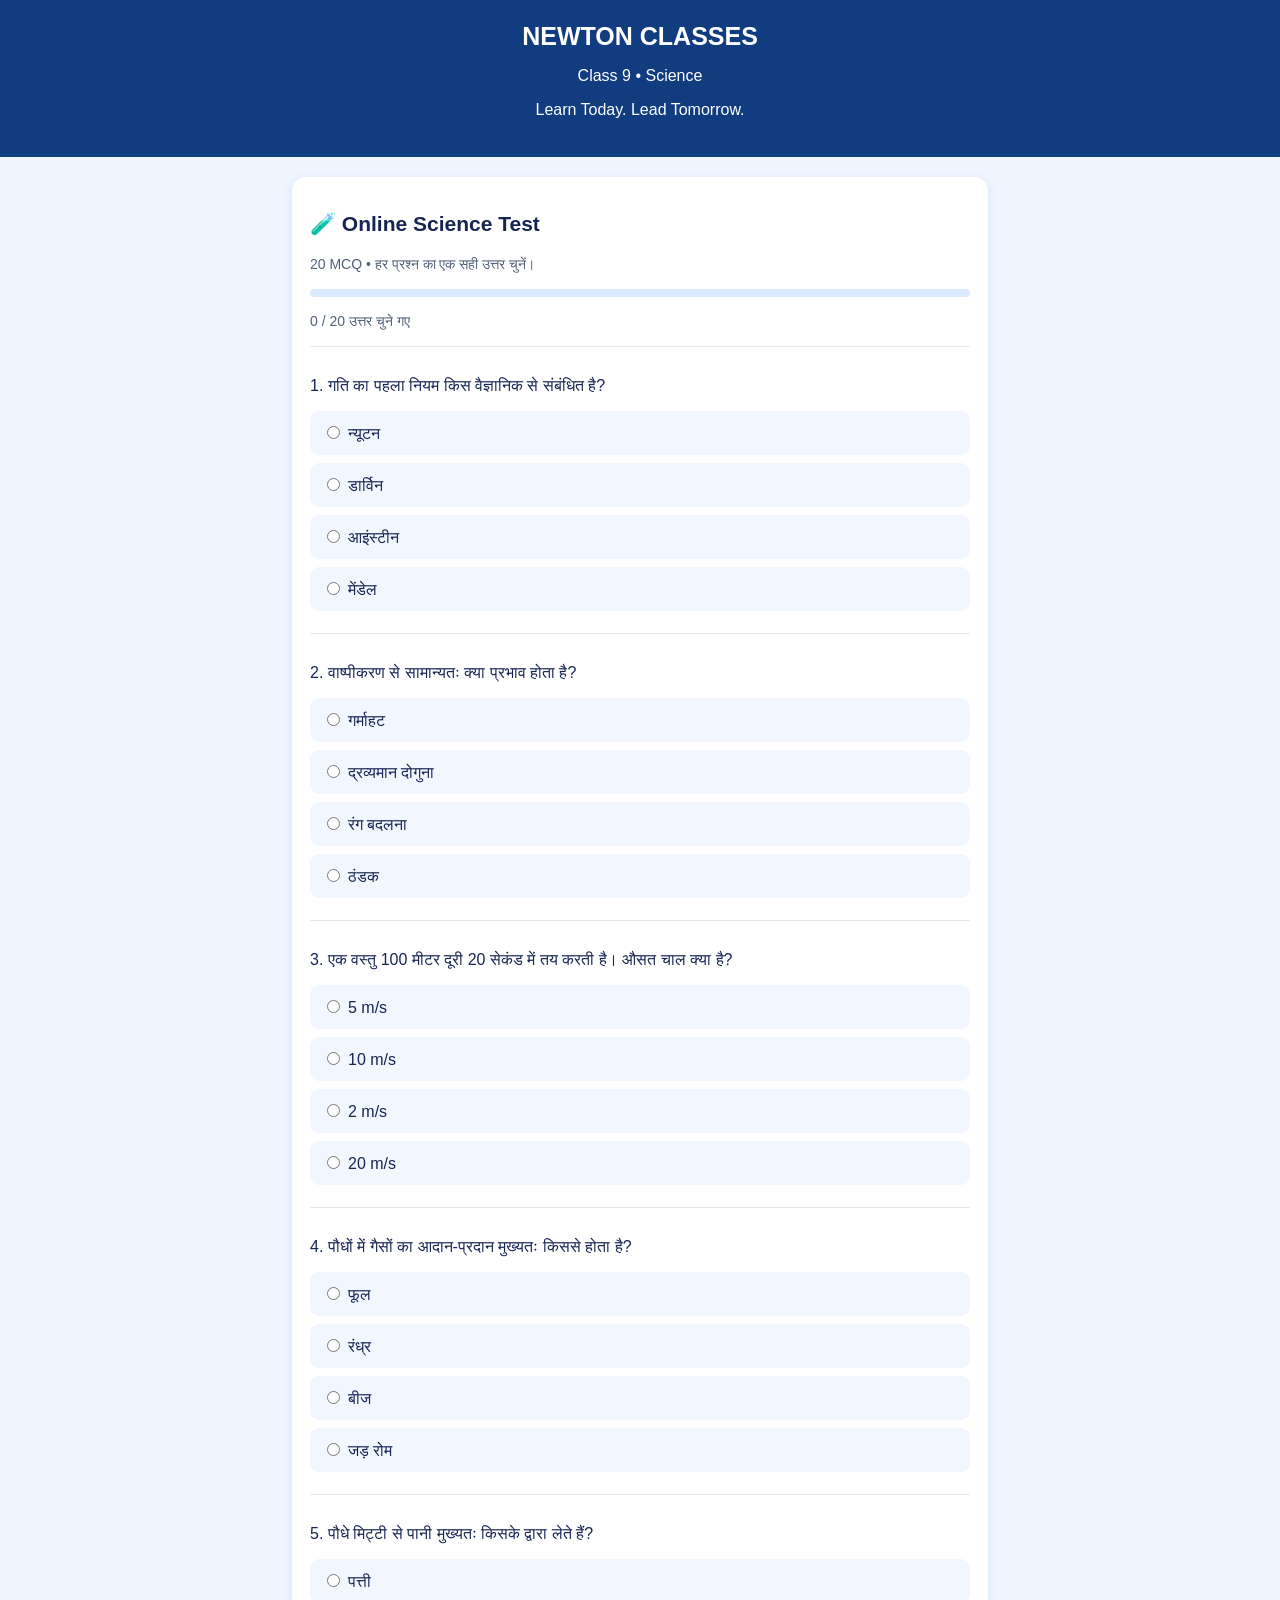
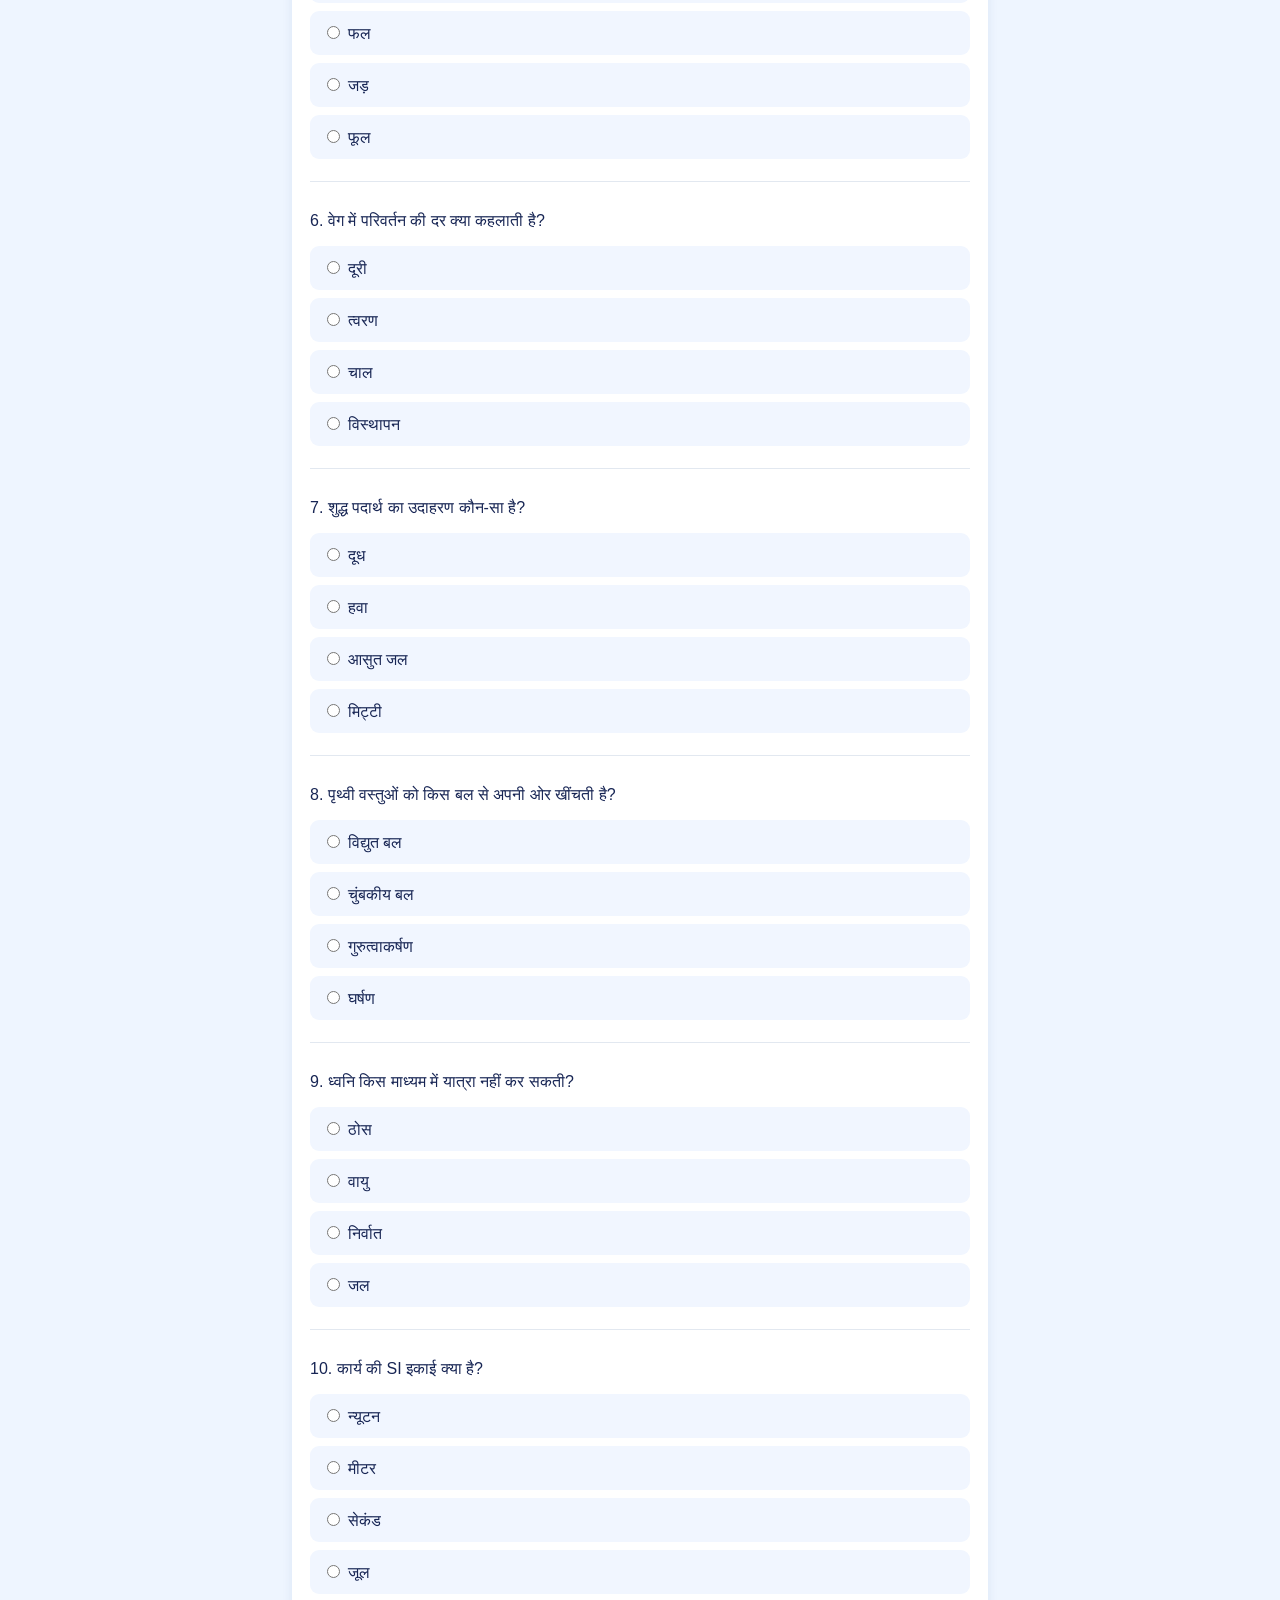
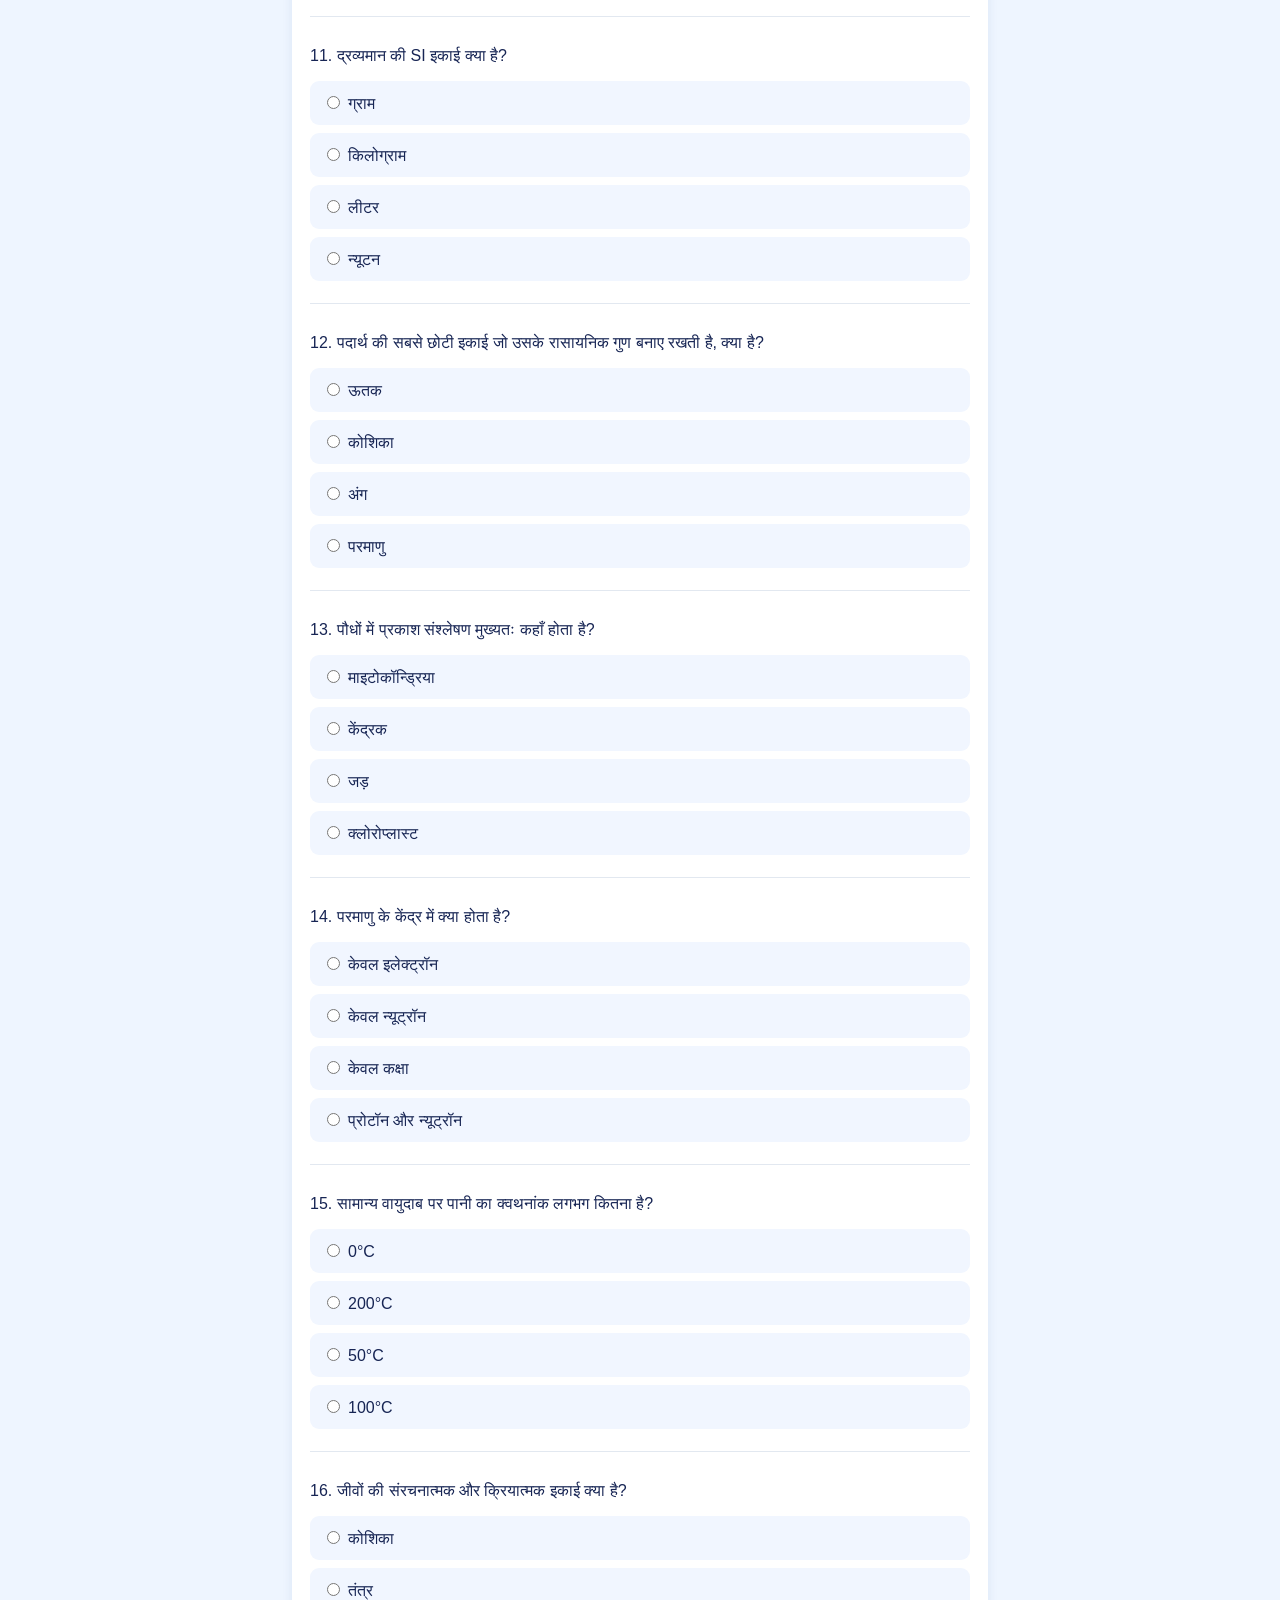
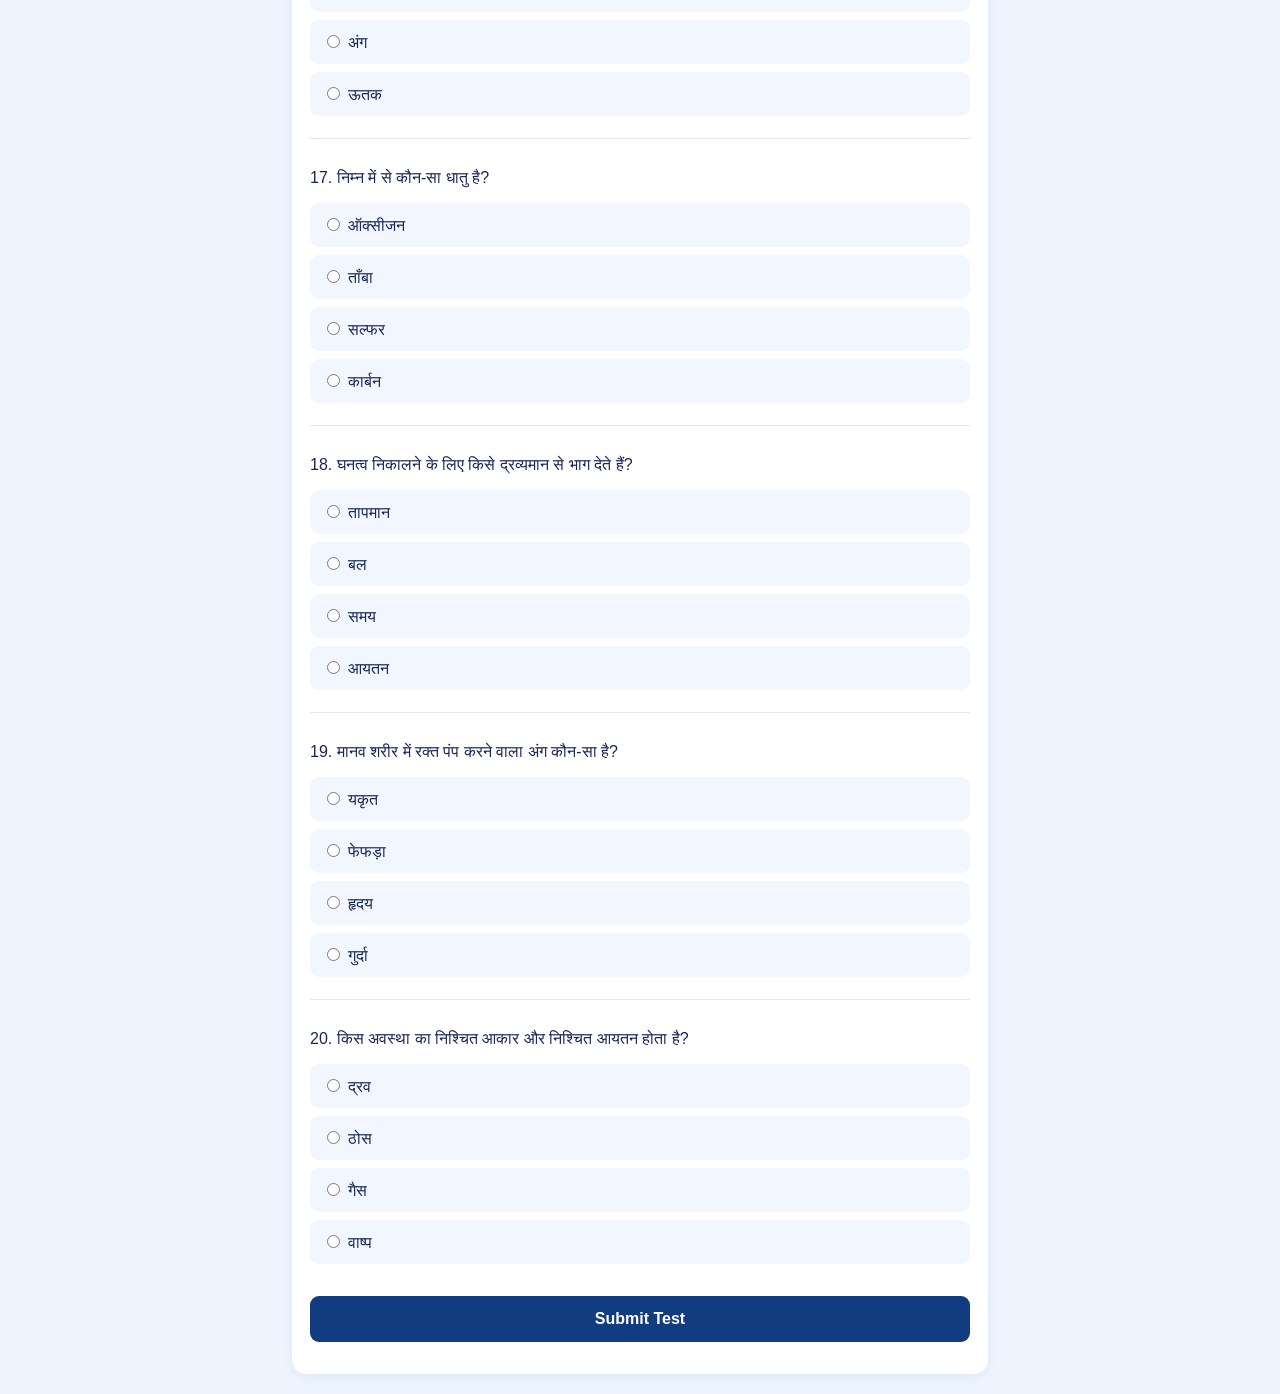
<file: class9-science.html>
<!DOCTYPE html>
<html lang="hi">
<head>
<meta charset="UTF-8">
<meta name="viewport" content="width=device-width, initial-scale=1">
<title>Class 9 Science | NEWTON CLASSES</title>
<style>
*{box-sizing:border-box}
body{margin:0;font-family:Arial,sans-serif;background:#eef5ff;color:#172554}
header{background:#123c80;color:white;text-align:center;padding:22px 12px}
main{max-width:720px;margin:20px auto;padding:0 12px}
.card{background:white;border-radius:14px;padding:18px;margin-bottom:14px;box-shadow:0 3px 12px #123c8015}
h1{font-size:25px;margin:0 0 8px}
h2{font-size:21px}
.small{color:#526078;font-size:14px;line-height:1.5}
.question{border-top:1px solid #e2e8f0;padding:14px 0}
.option{display:block;background:#f1f6ff;border-radius:9px;padding:12px;margin:8px 0;cursor:pointer}
.option input{margin-right:8px}
button,.home{display:block;width:100%;padding:14px;border:0;border-radius:9px;background:#123c80;color:white;font-weight:bold;font-size:16px;margin-top:10px;text-align:center;text-decoration:none;cursor:pointer}
.secondary{background:#e5efff;color:#123c80}
#result{display:none}
#bar{height:8px;background:#1674e8;width:0%;transition:width .2s}
.progress{background:#dbeafe;border-radius:9px;overflow:hidden}
</style>
</head>
<body>
<header>
<h1>NEWTON CLASSES</h1>
<p>Class 9 • Science</p>
<p>Learn Today. Lead Tomorrow.</p>
</header>
<main>
<section class="card" id="test">
<h2>🧪 Online Science Test</h2>
<p class="small">20 MCQ • हर प्रश्न का एक सही उत्तर चुनें।</p>
<div class="progress"><div id="bar"></div></div>
<p id="counter" class="small">0 / 20 उत्तर चुने गए</p>
<div id="questions">टेस्ट लोड हो रहा है...</div>
<button id="submit">Submit Test</button>
<p id="notice" class="small" role="status"></p>
</section>
<section class="card" id="result">
<h2>🏆 Test Result</h2>
<h1 id="score"></h1>
<p id="message"></p>
<p id="detail"></p>
<button id="retry">🔄 Retry Test — नए सवाल</button>
<a class="home secondary" href="./tests.html">← सभी कक्षाएँ</a>
<a class="home secondary" href="./index.html">Website Home</a>
</section>
</main>
<script src="./test-engine.js"></script>
<script>
const rawBank = [
["पदार्थ की सबसे छोटी इकाई जो उसके रासायनिक गुण बनाए रखती है, क्या है?",["परमाणु","कोशिका","ऊतक","अंग"],0],
["बल की SI इकाई क्या है?",["जूल","न्यूटन","वाट","पास्कल"],1],
["कोशिका का नियंत्रण केंद्र किसे कहते हैं?",["राइबोसोम","केंद्रक","रिक्तिका","कोशिका झिल्ली"],1],
["वेग में परिवर्तन की दर क्या कहलाती है?",["दूरी","चाल","त्वरण","विस्थापन"],2],
["पानी का रासायनिक सूत्र क्या है?",["CO₂","O₂","H₂O","NaCl"],2],
["पौधों में प्रकाश संश्लेषण मुख्यतः कहाँ होता है?",["जड़","क्लोरोप्लास्ट","माइटोकॉन्ड्रिया","केंद्रक"],1],
["ध्वनि किस माध्यम में यात्रा नहीं कर सकती?",["जल","वायु","निर्वात","ठोस"],2],
["कार्य की SI इकाई क्या है?",["न्यूटन","जूल","मीटर","सेकंड"],1],
["कोशिका की ऊर्जा मुद्रा किसे कहा जाता है?",["DNA","ATP","RNA","प्रोटीन"],1],
["शुद्ध पदार्थ का उदाहरण कौन-सा है?",["मिट्टी","हवा","आसुत जल","दूध"],2],
["गति का पहला नियम किस वैज्ञानिक से संबंधित है?",["न्यूटन","डार्विन","मेंडेल","आइंस्टीन"],0],
["मानव शरीर में रक्त पंप करने वाला अंग कौन-सा है?",["फेफड़ा","हृदय","गुर्दा","यकृत"],1],
["द्रव्यमान की SI इकाई क्या है?",["ग्राम","किलोग्राम","न्यूटन","लीटर"],1],
["परमाणु के केंद्र में क्या होता है?",["केवल इलेक्ट्रॉन","प्रोटॉन और न्यूट्रॉन","केवल न्यूट्रॉन","केवल कक्षा"],1],
["पौधे मिट्टी से पानी मुख्यतः किसके द्वारा लेते हैं?",["फूल","पत्ती","जड़","फल"],2],
["किस अवस्था का निश्चित आकार और निश्चित आयतन होता है?",["ठोस","द्रव","गैस","वाष्प"],0],
["विद्युत धारा की SI इकाई क्या है?",["वोल्ट","ओम","एम्पियर","वाट"],2],
["जीवों की संरचनात्मक और क्रियात्मक इकाई क्या है?",["अंग","ऊतक","कोशिका","तंत्र"],2],
["पृथ्वी वस्तुओं को किस बल से अपनी ओर खींचती है?",["घर्षण","चुंबकीय बल","गुरुत्वाकर्षण","विद्युत बल"],2],
["वाष्पीकरण से सामान्यतः क्या प्रभाव होता है?",["ठंडक","गर्माहट","द्रव्यमान दोगुना","रंग बदलना"],0],
["एक वस्तु 100 मीटर दूरी 20 सेकंड में तय करती है। औसत चाल क्या है?",["2 m/s","5 m/s","10 m/s","20 m/s"],1],
["निम्न में से कौन-सा धातु है?",["सल्फर","ऑक्सीजन","ताँबा","कार्बन"],2],
["पौधों में गैसों का आदान-प्रदान मुख्यतः किससे होता है?",["रंध्र","जड़ रोम","फूल","बीज"],0],
["घनत्व निकालने के लिए किसे द्रव्यमान से भाग देते हैं?",["बल","आयतन","समय","तापमान"],1],
["सामान्य वायुदाब पर पानी का क्वथनांक लगभग कितना है?",["0°C","50°C","100°C","200°C"],2]
];

const bank = rawBank.map((q,i)=>({
 id:"s"+i,
 question:q[0],
 options:q[1].map((label,j)=>({label,value:j})),
 answer:q[2]
}));

let questions=[];
let submitted=false;
const questionsEl=document.getElementById("questions");
const counter=document.getElementById("counter");
const bar=document.getElementById("bar");
const notice=document.getElementById("notice");

function shuffle(list){
 const result=[...list];
 for(let i=result.length-1;i>0;i--){
  const j=Math.floor(Math.random()*(i+1));
  [result[i],result[j]]=[result[j],result[i]];
 }
 return result;
}

function startTest(){
 submitted=false;
 document.getElementById("result").style.display="none";
 document.getElementById("test").style.display="block";
 document.getElementById("submit").disabled=false;
 notice.textContent="";
 questionsEl.replaceChildren();

 questions=shuffle(bank).slice(0,20).map(q=>{
  const options=shuffle(q.options);
  return {...q,options};
 });

 questions.forEach((q,i)=>{
  const block=document.createElement("div");
  block.className="question";
  const heading=document.createElement("p");
  heading.textContent=(i+1)+". "+q.question;
  block.appendChild(heading);

  q.options.forEach(option=>{
   const label=document.createElement("label");
   label.className="option";
   const radio=document.createElement("input");
   radio.type="radio";
   radio.name="q"+i;
   radio.value=option.value;
   radio.addEventListener("change",updateProgress);
   label.append(radio,document.createTextNode(option.label));
   block.appendChild(label);
  });
  questionsEl.appendChild(block);
 });
 updateProgress();
 window.scrollTo(0,0);
}

function updateProgress(){
 const answered=questions.filter((q,i)=>
  document.querySelector('input[name="q'+i+'"]:checked')
 ).length;
 counter.textContent=answered+" / 20 उत्तर चुने गए";
 bar.style.width=(answered/20*100)+"%";
}

document.getElementById("submit").addEventListener("click",()=>{
 if(submitted)return;

 const unanswered=questions.some((q,i)=>
  !document.querySelector('input[name="q'+i+'"]:checked')
 );
 if(unanswered && !confirm("कुछ प्रश्न छूट गए हैं। क्या फिर भी टेस्ट जमा करना है?"))return;

 let score=0;
 questions.forEach((q,i)=>{
  const chosen=document.querySelector('input[name="q'+i+'"]:checked');
  if(chosen && Number(chosen.value)===q.answer)score++;
 });

 submitted=true;
 document.getElementById("submit").disabled=true;
 const result=window.NewtonTest
  ? window.NewtonTest.getResult(score)
  : {
    score,
    total:20,
    percentage:Math.round(score/20*100),
    success:score>=17,
    message:score>=17
      ?"🎉 Congratulations! 🏆 शानदार प्रदर्शन! 🌟"
      :"💪 Doing Well but Need More Preparation 📚 मेहनत जारी रखो! 🚀"
  };

 document.getElementById("test").style.display="none";
 document.getElementById("result").style.display="block";
 document.getElementById("score").textContent=score+" / 20 ("+result.percentage+"%)";
 document.getElementById("message").textContent=result.message;
 document.getElementById("detail").textContent="सही उत्तर: "+score+" • गलत या छूटे प्रश्न: "+(20-score);

 if(window.NewtonTest){
  window.NewtonTest.playResultSound(result.success);
 }
 window.scrollTo(0,0);
});

document.getElementById("retry").addEventListener("click",startTest);
startTest();
</script>
</body>
</html>
</file>
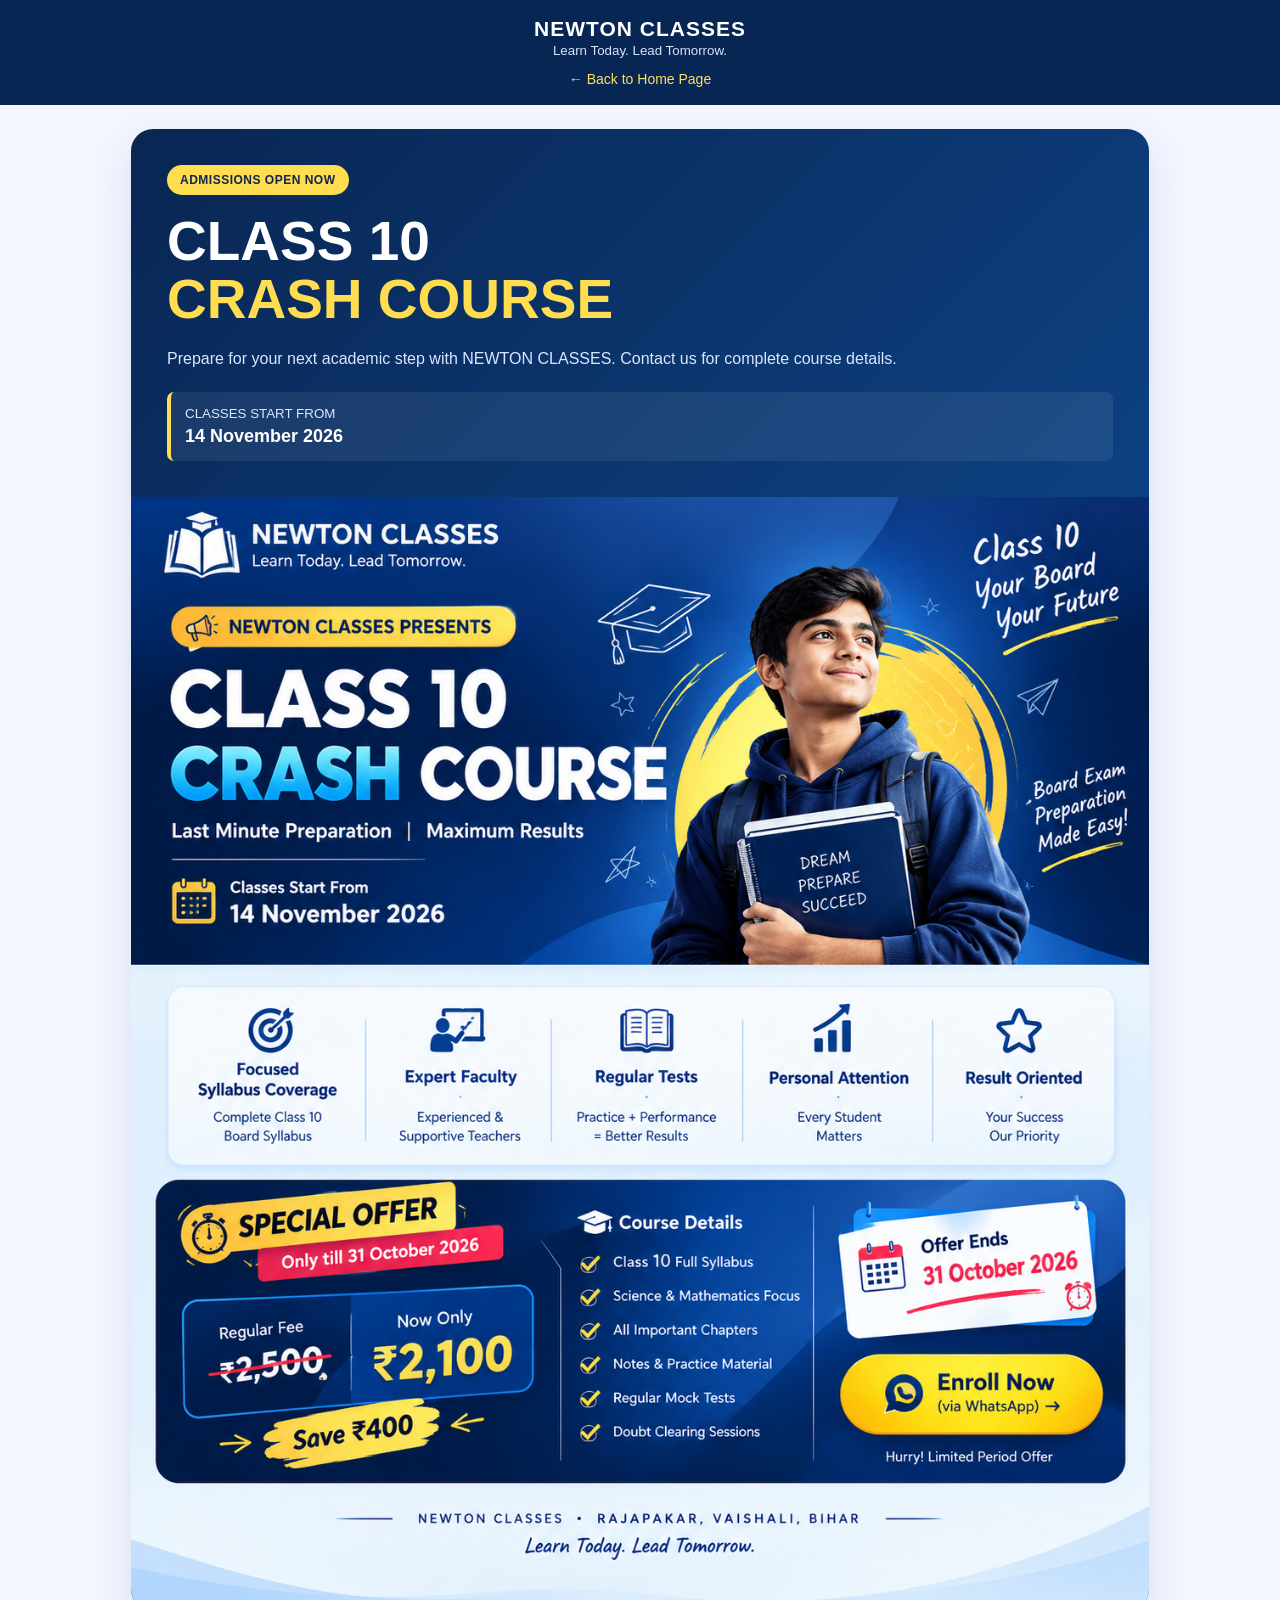
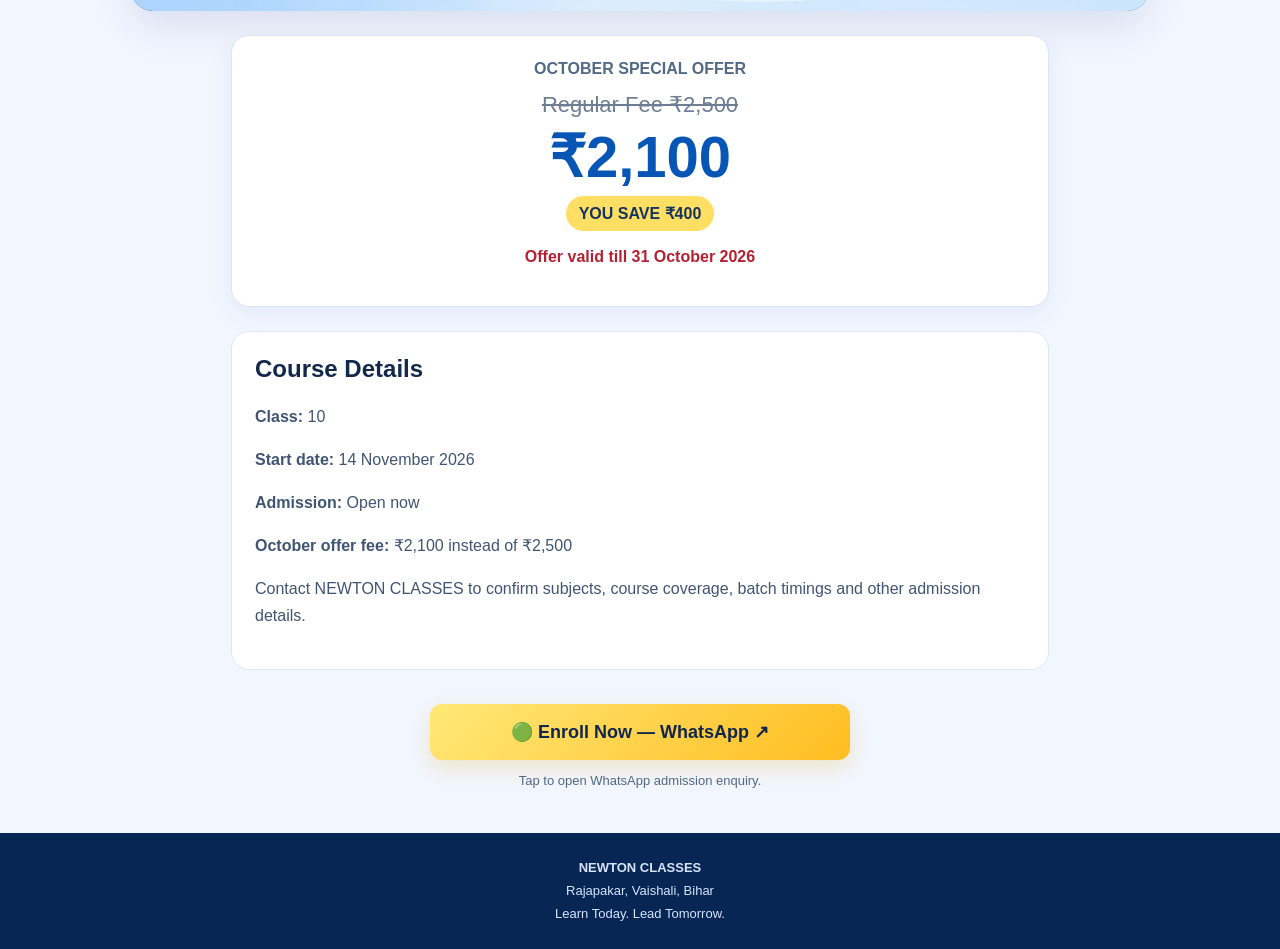
<file: crash-course.html>
<!DOCTYPE html>
<html lang="en">
<head>
  <meta charset="UTF-8">
  <meta name="viewport" content="width=device-width, initial-scale=1">
  <meta name="theme-color" content="#092653">
  <meta name="description" content="NEWTON CLASSES Class 10 Crash Course. Admissions open. October special fee ₹2100.">
  <title>Class 10 Crash Course | NEWTON CLASSES</title>

  <style>
    * { box-sizing: border-box; }

    body {
      margin: 0;
      font-family: Arial, sans-serif;
      background: #f2f6ff;
      color: #13294b;
    }

    .topbar {
      background: #082653;
      color: white;
      padding: 17px 20px;
      text-align: center;
    }

    .topbar strong {
      display: block;
      font-size: 21px;
      letter-spacing: 1px;
    }

    .topbar small { color: #d5e5ff; }

    .back {
      display: inline-block;
      margin-top: 12px;
      color: #ffdf65;
      text-decoration: none;
      font-size: 14px;
    }

    .hero {
      max-width: 1050px;
      margin: 24px auto;
      padding: 0 16px;
    }

    .panel {
      overflow: hidden;
      border-radius: 22px;
      background: linear-gradient(135deg, #092653, #1057a8);
      color: white;
      box-shadow: 0 15px 40px #0b32601c;
    }

    .hero-copy {
      padding: 28px;
    }

    .label {
      display: inline-block;
      background: #ffdc50;
      color: #10264a;
      padding: 8px 13px;
      border-radius: 30px;
      font-size: 12px;
      font-weight: 900;
      letter-spacing: .5px;
    }

    h1 {
      margin: 18px 0 10px;
      font-size: clamp(32px, 6vw, 55px);
      line-height: 1.05;
    }

    h1 span { color: #ffdc50; }

    .subtitle {
      color: #d9e8ff;
      line-height: 1.7;
    }

    .date {
      margin-top: 20px;
      padding: 14px;
      border-left: 4px solid #ffdc50;
      background: #ffffff12;
      border-radius: 7px;
    }

    .date small {
      display: block;
      color: #d9e8ff;
      margin-bottom: 5px;
    }

    .date strong { font-size: 18px; }

    .poster {
      display: block;
      width: 100%;
      height: auto;
      background: #eaf2ff;
    }

    .poster-fallback {
      display: none;
      padding: 35px 20px;
      text-align: center;
      color: #12396d;
      background: #eaf2ff;
    }

    .pricing {
      max-width: 850px;
      margin: 24px auto;
      padding: 0 16px;
    }

    .price-card {
      padding: 24px;
      text-align: center;
      border: 1px solid #d9e5f7;
      border-radius: 18px;
      background: white;
      box-shadow: 0 8px 25px #143d7010;
    }

    .price-label {
      margin: 0 0 14px;
      color: #526985;
      font-weight: bold;
    }

    .old-price {
      color: #6c7d94;
      text-decoration: line-through;
      font-size: 22px;
    }

    .new-price {
      margin: 5px 0;
      color: #0756b5;
      font-size: clamp(42px, 8vw, 58px);
      font-weight: 900;
    }

    .saving {
      display: inline-block;
      padding: 8px 13px;
      border-radius: 30px;
      color: #16345d;
      background: #ffdf63;
      font-weight: 900;
    }

    .deadline {
      margin-top: 17px;
      color: #b32232;
      font-weight: 800;
    }

    .details {
      max-width: 850px;
      margin: 24px auto;
      padding: 0 16px;
    }

    .details-card {
      padding: 23px;
      border-radius: 18px;
      background: white;
      border: 1px solid #dce7f7;
    }

    .details-card h2 { margin-top: 0; }

    .details-card p {
      line-height: 1.7;
      color: #405573;
    }

    .enroll-wrap {
      padding: 10px 16px 32px;
      text-align: center;
    }

    .enroll {
      display: inline-block;
      width: 100%;
      max-width: 420px;
      padding: 17px 22px;
      border-radius: 12px;
      background: linear-gradient(135deg, #ffe878, #ffbd20);
      color: #10264a;
      text-decoration: none;
      font-size: 18px;
      font-weight: 900;
      box-shadow: 0 8px 22px #e7a80038;
    }

    .enroll:active { transform: scale(.98); }

    .whatsapp-note {
      color: #526985;
      font-size: 13px;
    }

    footer {
      padding: 23px 15px;
      text-align: center;
      color: #d5e5ff;
      background: #082653;
      line-height: 1.8;
      font-size: 13px;
    }

    @media (min-width: 760px) {
      .hero-copy { padding: 36px; }
    }
  </style>
</head>

<body>
  <header class="topbar">
    <strong>NEWTON CLASSES</strong>
    <small>Learn Today. Lead Tomorrow.</small>
    <br>
    <a class="back" href="./index.html">← Back to Home Page</a>
  </header>

  <main>
    <section class="hero">
      <div class="panel">
        <div class="hero-copy">
          <span class="label">ADMISSIONS OPEN NOW</span>
          <h1>CLASS 10<br><span>CRASH COURSE</span></h1>
          <p class="subtitle">
            Prepare for your next academic step with NEWTON CLASSES.
            Contact us for complete course details.
          </p>
          <div class="date">
            <small>CLASSES START FROM</small>
            <strong>14 November 2026</strong>
          </div>
        </div>

        <img
          class="poster"
          src="./class10-crash-course.png"
          alt="NEWTON CLASSES Class 10 Crash Course promotional poster"
          onerror="this.style.display='none';document.getElementById('posterFallback').style.display='block';">

        <div class="poster-fallback" id="posterFallback">
          <h2>CLASS 10 CRASH COURSE</h2>
          <p>NEWTON CLASSES · Rajapakar, Vaishali, Bihar</p>
          <p>Classes start 14 November 2026</p>
        </div>
      </div>
    </section>

    <section class="pricing">
      <div class="price-card">
        <p class="price-label">OCTOBER SPECIAL OFFER</p>
        <div class="old-price">Regular Fee ₹2,500</div>
        <div class="new-price">₹2,100</div>
        <span class="saving">YOU SAVE ₹400</span>
        <p class="deadline">Offer valid till 31 October 2026</p>
      </div>
    </section>

    <section class="details">
      <div class="details-card">
        <h2>Course Details</h2>
        <p><strong>Class:</strong> 10</p>
        <p><strong>Start date:</strong> 14 November 2026</p>
        <p><strong>Admission:</strong> Open now</p>
        <p><strong>October offer fee:</strong> ₹2,100 instead of ₹2,500</p>
        <p>
          Contact NEWTON CLASSES to confirm subjects, course coverage,
          batch timings and other admission details.
        </p>
      </div>
    </section>

    <div class="enroll-wrap">
      <a class="enroll"
         href="https://wa.me/918877546941?text=Hello%20NEWTON%20CLASSES%2C%20I%20want%20to%20enquire%20about%20the%20Class%2010%20Crash%20Course.%20Please%20share%20admission%20details."
         target="_blank" rel="noopener">
        🟢 Enroll Now — WhatsApp ↗
      </a>
      <p class="whatsapp-note">Tap to open WhatsApp admission enquiry.</p>
    </div>
  </main>

  <footer>
    <strong>NEWTON CLASSES</strong><br>
    Rajapakar, Vaishali, Bihar<br>
    Learn Today. Lead Tomorrow.
  </footer>
</body>
        </html>
</file>
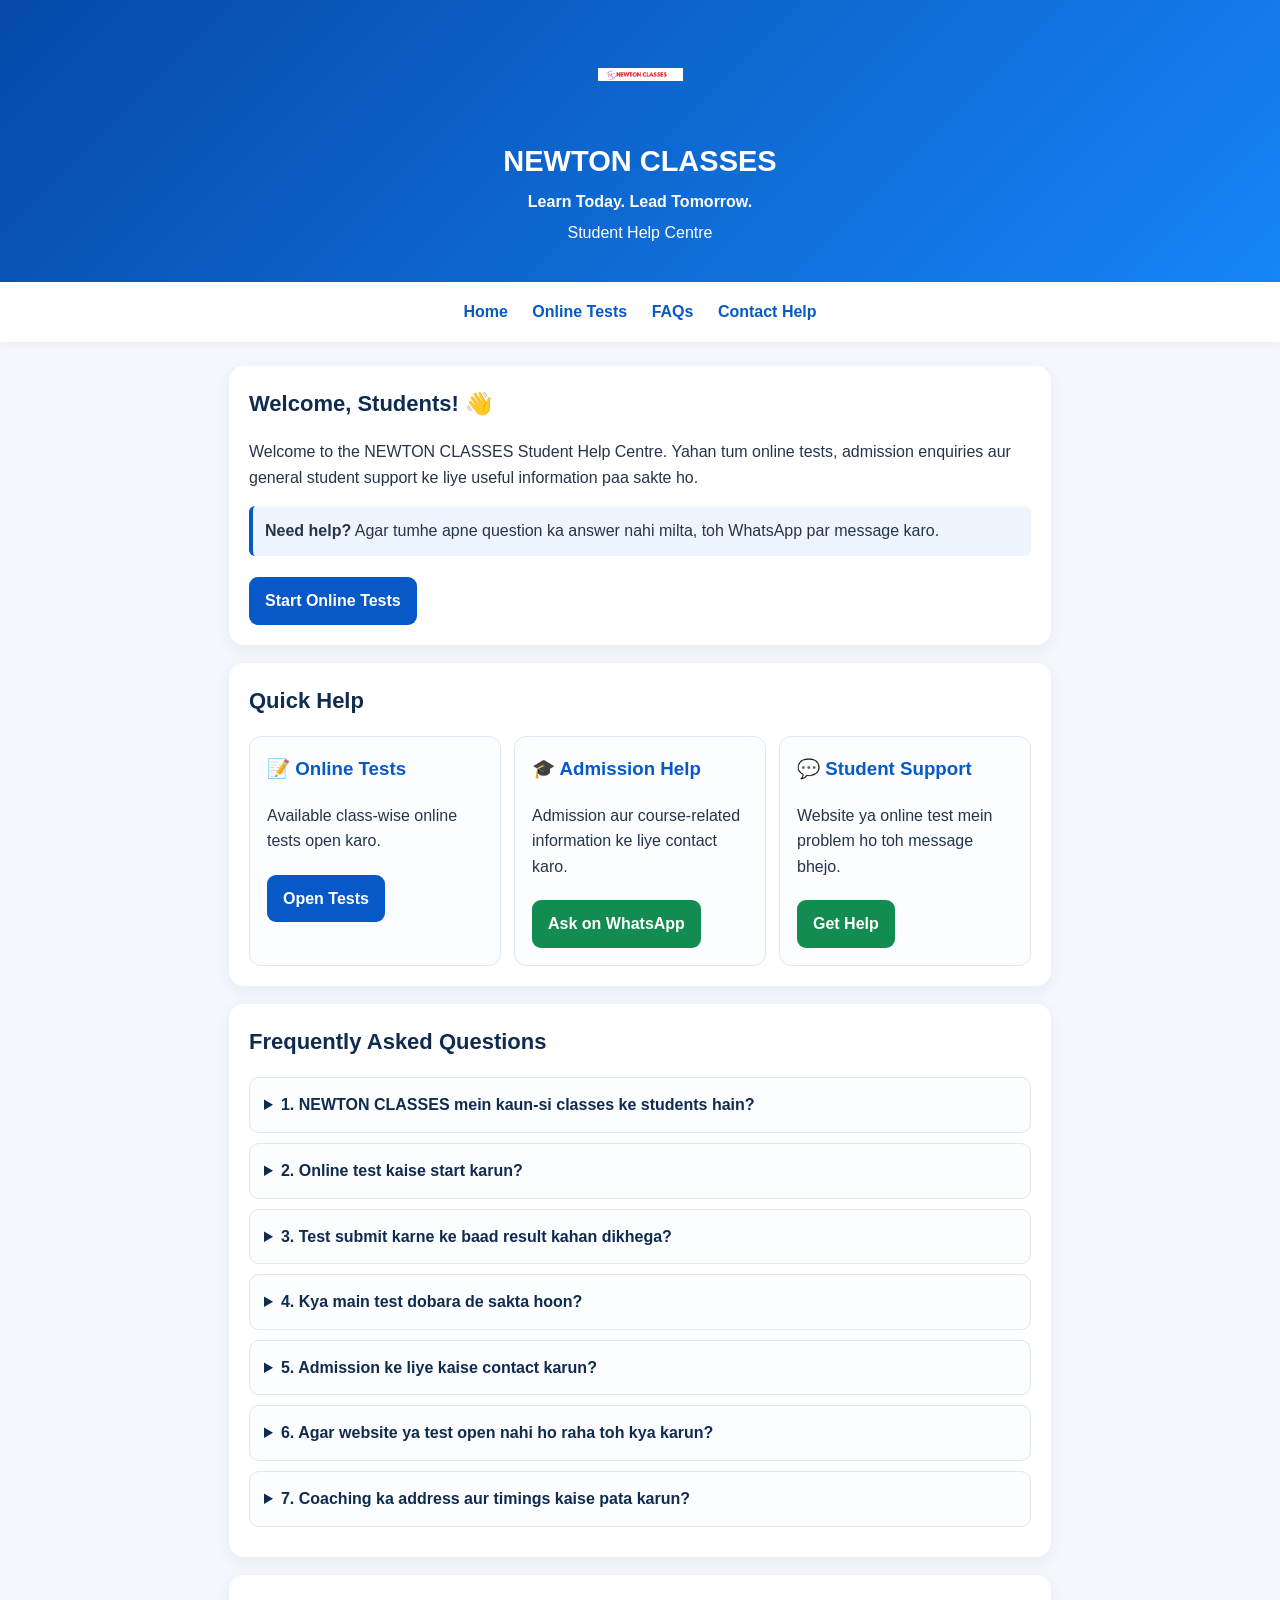
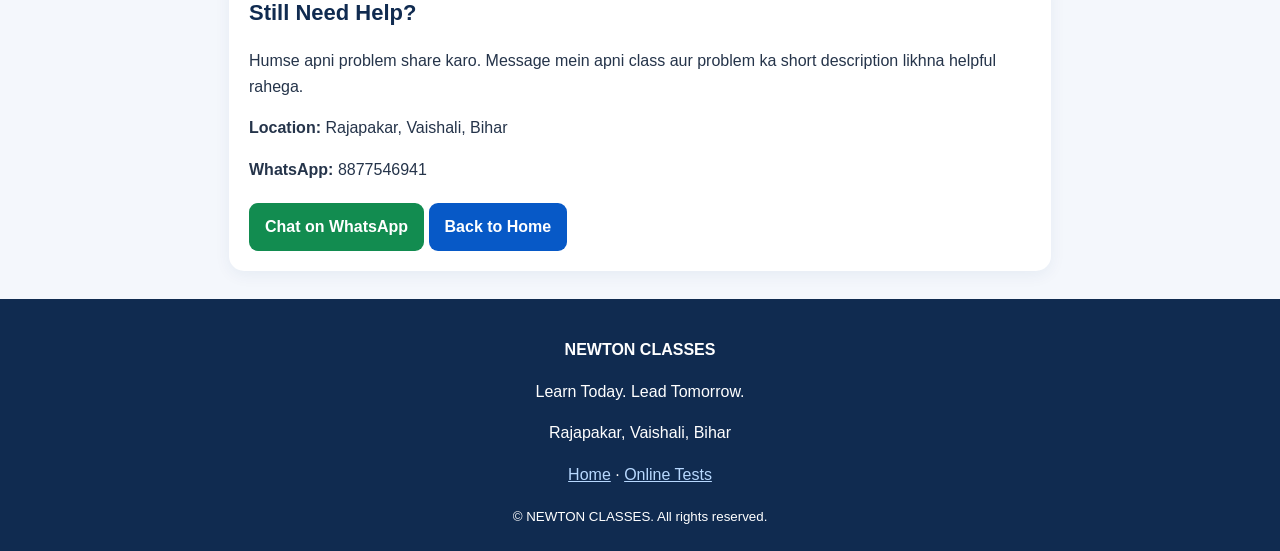
<file: help.html>
<!DOCTYPE html>
<html lang="en">
<head>
  <meta charset="UTF-8">
  <meta name="viewport" content="width=device-width, initial-scale=1.0">
  <title>Student Help Centre | NEWTON CLASSES</title>
  <meta name="description" content="Student Help Centre for NEWTON CLASSES. Get help with online tests, admission enquiries and student support.">

  <style>
    :root {
      --blue: #0759c7;
      --dark: #102b50;
      --light: #eef5ff;
      --white: #ffffff;
      --text: #25344a;
    }

    * {
      box-sizing: border-box;
    }

    body {
      margin: 0;
      font-family: Arial, sans-serif;
      background: #f4f7fc;
      color: var(--text);
      line-height: 1.6;
    }

    header {
      background: linear-gradient(135deg, #0649a8, #1685f8);
      color: white;
      text-align: center;
      padding: 32px 16px;
    }

    .logo {
      width: 85px;
      height: 85px;
      object-fit: contain;
      margin-bottom: 8px;
    }

    header h1 {
      margin: 5px 0;
      font-size: 29px;
    }

    header p {
      margin: 5px 0;
    }

    nav {
      background: white;
      padding: 12px;
      text-align: center;
      box-shadow: 0 2px 8px #0000000d;
    }

    nav a {
      display: inline-block;
      color: var(--blue);
      text-decoration: none;
      font-weight: bold;
      margin: 5px 10px;
    }

    main {
      max-width: 850px;
      margin: 24px auto;
      padding: 0 14px;
    }

    .welcome, .section, .faq, .contact {
      background: white;
      border-radius: 15px;
      padding: 20px;
      margin-bottom: 18px;
      box-shadow: 0 4px 16px #153b6810;
    }

    h2 {
      color: var(--dark);
      margin-top: 0;
      font-size: 22px;
    }

    .cards {
      display: grid;
      grid-template-columns: repeat(auto-fit, minmax(210px, 1fr));
      gap: 13px;
    }

    .card {
      border: 1px solid #dce8fa;
      border-radius: 12px;
      padding: 17px;
      background: #fbfdff;
    }

    .card h3 {
      margin-top: 0;
      color: var(--blue);
    }

    .btn {
      display: inline-block;
      background: var(--blue);
      color: white;
      text-decoration: none;
      padding: 11px 16px;
      border-radius: 9px;
      font-weight: bold;
      margin-top: 5px;
    }

    .btn.whatsapp {
      background: #128c50;
    }

    details {
      border: 1px solid #dce6f4;
      border-radius: 10px;
      margin: 10px 0;
      background: #fbfdff;
      overflow: hidden;
    }

    summary {
      padding: 14px;
      cursor: pointer;
      font-weight: bold;
      color: var(--dark);
    }

    details p {
      padding: 0 14px 14px;
      margin: 0;
    }

    .note {
      background: var(--light);
      border-left: 4px solid var(--blue);
      padding: 12px;
      border-radius: 6px;
    }

    footer {
      text-align: center;
      background: var(--dark);
      color: white;
      padding: 22px 12px;
      margin-top: 28px;
    }

    footer a {
      color: #b8d9ff;
    }

    @media (max-width: 480px) {
      header h1 {
        font-size: 25px;
      }

      .welcome, .section, .faq, .contact {
        padding: 16px;
      }

      nav a {
        margin: 5px 6px;
        font-size: 14px;
      }
    }
  </style>
</head>

<body>
  <header>
    <img src="./newton-logo.png" alt="NEWTON CLASSES Logo" class="logo"
         onerror="this.style.display='none'">
    <h1>NEWTON CLASSES</h1>
    <p><strong>Learn Today. Lead Tomorrow.</strong></p>
    <p>Student Help Centre</p>
  </header>

  <nav>
    <a href="./index.html">Home</a>
    <a href="./tests.html">Online Tests</a>
    <a href="#faqs">FAQs</a>
    <a href="#contact">Contact Help</a>
  </nav>

  <main>
    <section class="welcome">
      <h2>Welcome, Students! 👋</h2>
      <p>
        Welcome to the NEWTON CLASSES Student Help Centre.
        Yahan tum online tests, admission enquiries aur general student
        support ke liye useful information paa sakte ho.
      </p>
      <p class="note">
        <strong>Need help?</strong> Agar tumhe apne question ka answer
        nahi milta, toh WhatsApp par message karo.
      </p>
      <a class="btn" href="./tests.html">Start Online Tests</a>
    </section>

    <section class="section">
      <h2>Quick Help</h2>
      <div class="cards">
        <div class="card">
          <h3>📝 Online Tests</h3>
          <p>Available class-wise online tests open karo.</p>
          <a class="btn" href="./tests.html">Open Tests</a>
        </div>

        <div class="card">
          <h3>🎓 Admission Help</h3>
          <p>Admission aur course-related information ke liye contact karo.</p>
          <a class="btn whatsapp"
             href="https://wa.me/918877546941?text=Hello%20NEWTON%20CLASSES%2C%20I%20need%20admission%20information."
             target="_blank" rel="noopener">Ask on WhatsApp</a>
        </div>

        <div class="card">
          <h3>💬 Student Support</h3>
          <p>Website ya online test mein problem ho toh message bhejo.</p>
          <a class="btn whatsapp"
             href="https://wa.me/918877546941?text=Hello%20NEWTON%20CLASSES%2C%20I%20need%20student%20support."
             target="_blank" rel="noopener">Get Help</a>
        </div>
      </div>
    </section>

    <section class="faq" id="faqs">
      <h2>Frequently Asked Questions</h2>

      <details>
        <summary>1. NEWTON CLASSES mein kaun-si classes ke students hain?</summary>
        <p>Classes 6 se 12 tak ke students ke liye coaching information available hai. Specific class aur course details confirm karne ke liye WhatsApp par contact karo.</p>
      </details>

      <details>
        <summary>2. Online test kaise start karun?</summary>
        <p>Online Tests button par tap karo, apni class select karo aur available test open karo.</p>
        <p><a href="./tests.html">Open Online Tests</a></p>
      </details>

      <details>
        <summary>3. Test submit karne ke baad result kahan dikhega?</summary>
        <p>Test ke result section mein tumhara score dikhega. Result screen par retry option available ho toh usse test dobara attempt kar sakte ho.</p>
      </details>

      <details>
        <summary>4. Kya main test dobara de sakta hoon?</summary>
        <p>Test page par diye gaye Retry ya Try Again button ka use karo, agar woh test mein available hai.</p>
      </details>

      <details>
        <summary>5. Admission ke liye kaise contact karun?</summary>
        <p>Admission information aur available courses ke baare mein poochhne ke liye WhatsApp button use karo.</p>
      </details>

      <details>
        <summary>6. Agar website ya test open nahi ho raha toh kya karun?</summary>
        <p>Internet connection check karo, page ko reload karo aur phir try karo. Problem bani rahe toh Student Support par message bhejo.</p>
      </details>

      <details>
        <summary>7. Coaching ka address aur timings kaise pata karun?</summary>
        <p>Address, class timings, fees aur batch availability ki latest details ke liye coaching se directly confirm karo.</p>
      </details>
    </section>

    <section class="contact" id="contact">
      <h2>Still Need Help?</h2>
      <p>Humse apni problem share karo. Message mein apni class aur problem ka short description likhna helpful rahega.</p>
      <p><strong>Location:</strong> Rajapakar, Vaishali, Bihar</p>
      <p><strong>WhatsApp:</strong> 8877546941</p>
      <a class="btn whatsapp"
         href="https://wa.me/918877546941?text=Hello%20NEWTON%20CLASSES%2C%20I%20need%20help."
         target="_blank" rel="noopener">Chat on WhatsApp</a>
      <a class="btn" href="./index.html">Back to Home</a>
    </section>
  </main>

  <footer>
    <p><strong>NEWTON CLASSES</strong></p>
    <p>Learn Today. Lead Tomorrow.</p>
    <p>Rajapakar, Vaishali, Bihar</p>
    <p><a href="./index.html">Home</a> · <a href="./tests.html">Online Tests</a></p>
    <small>© NEWTON CLASSES. All rights reserved.</small>
  </footer>
</body>
</html>
</file>
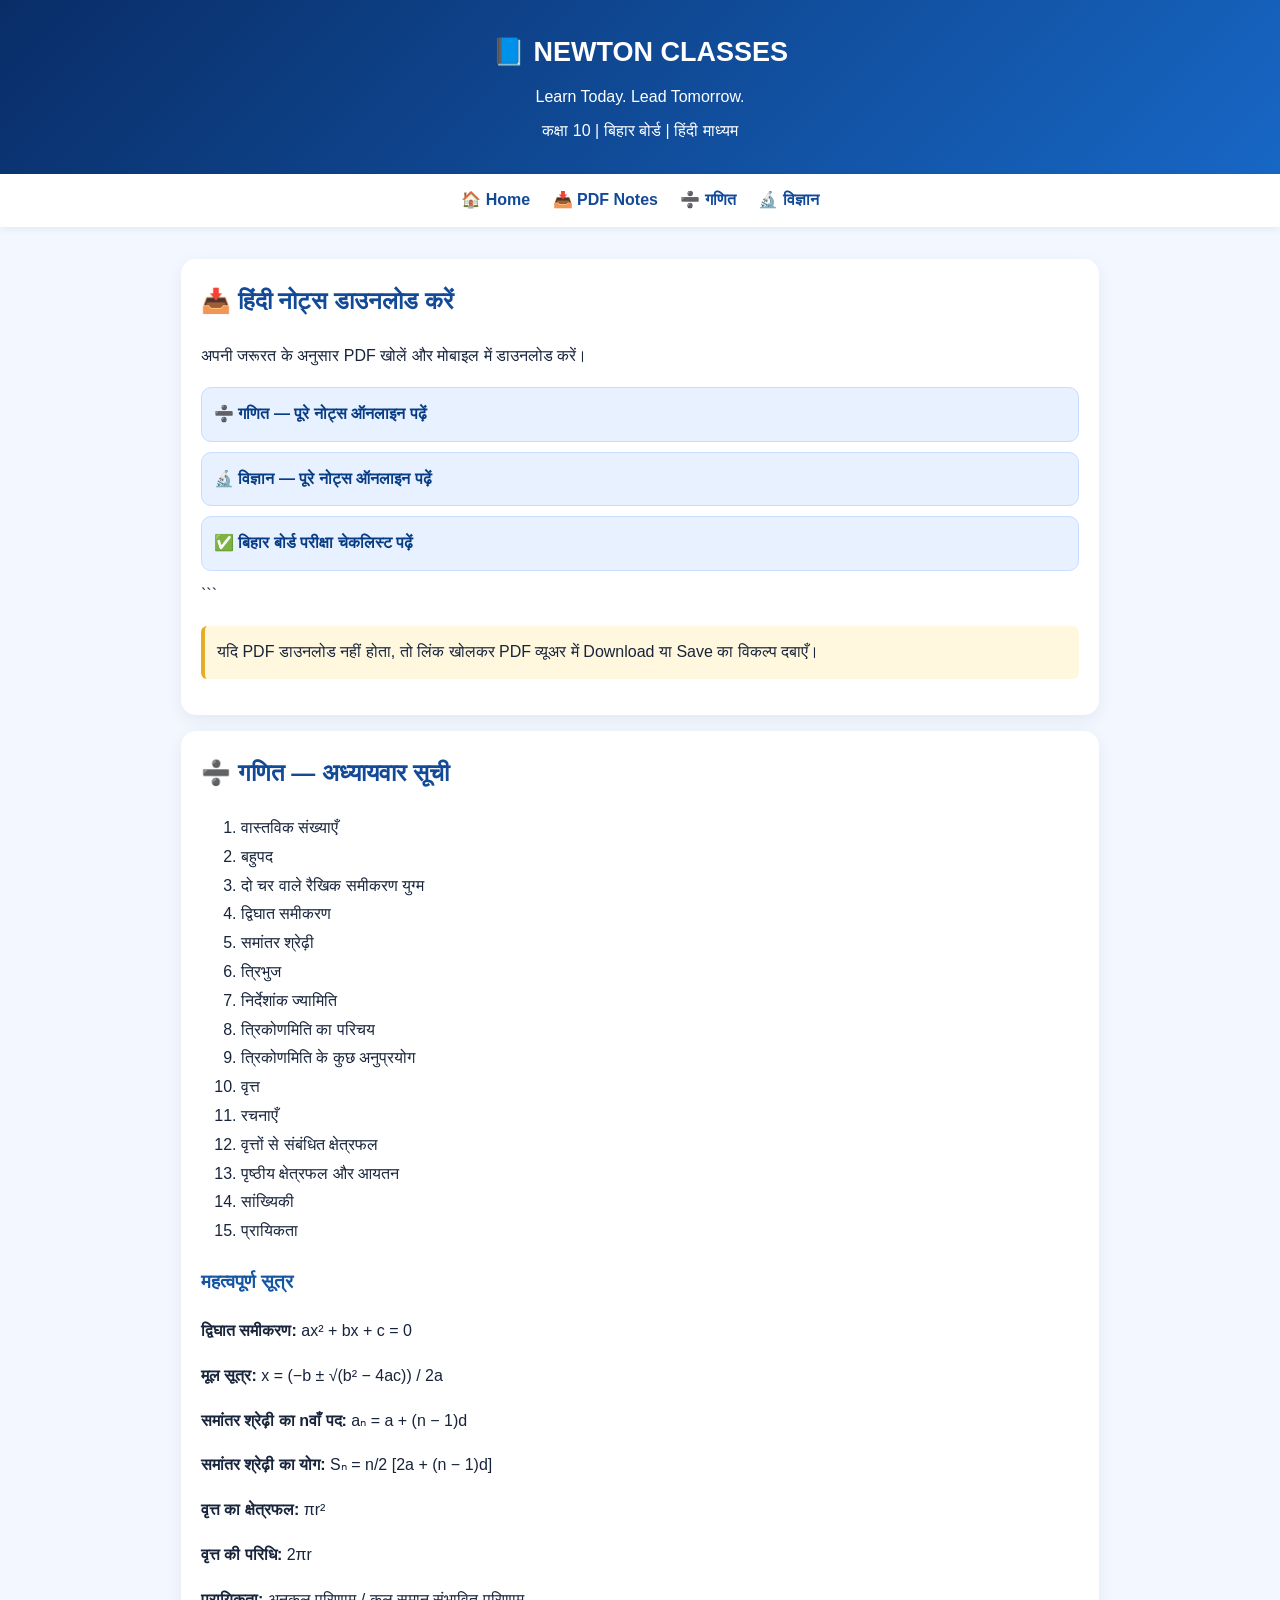
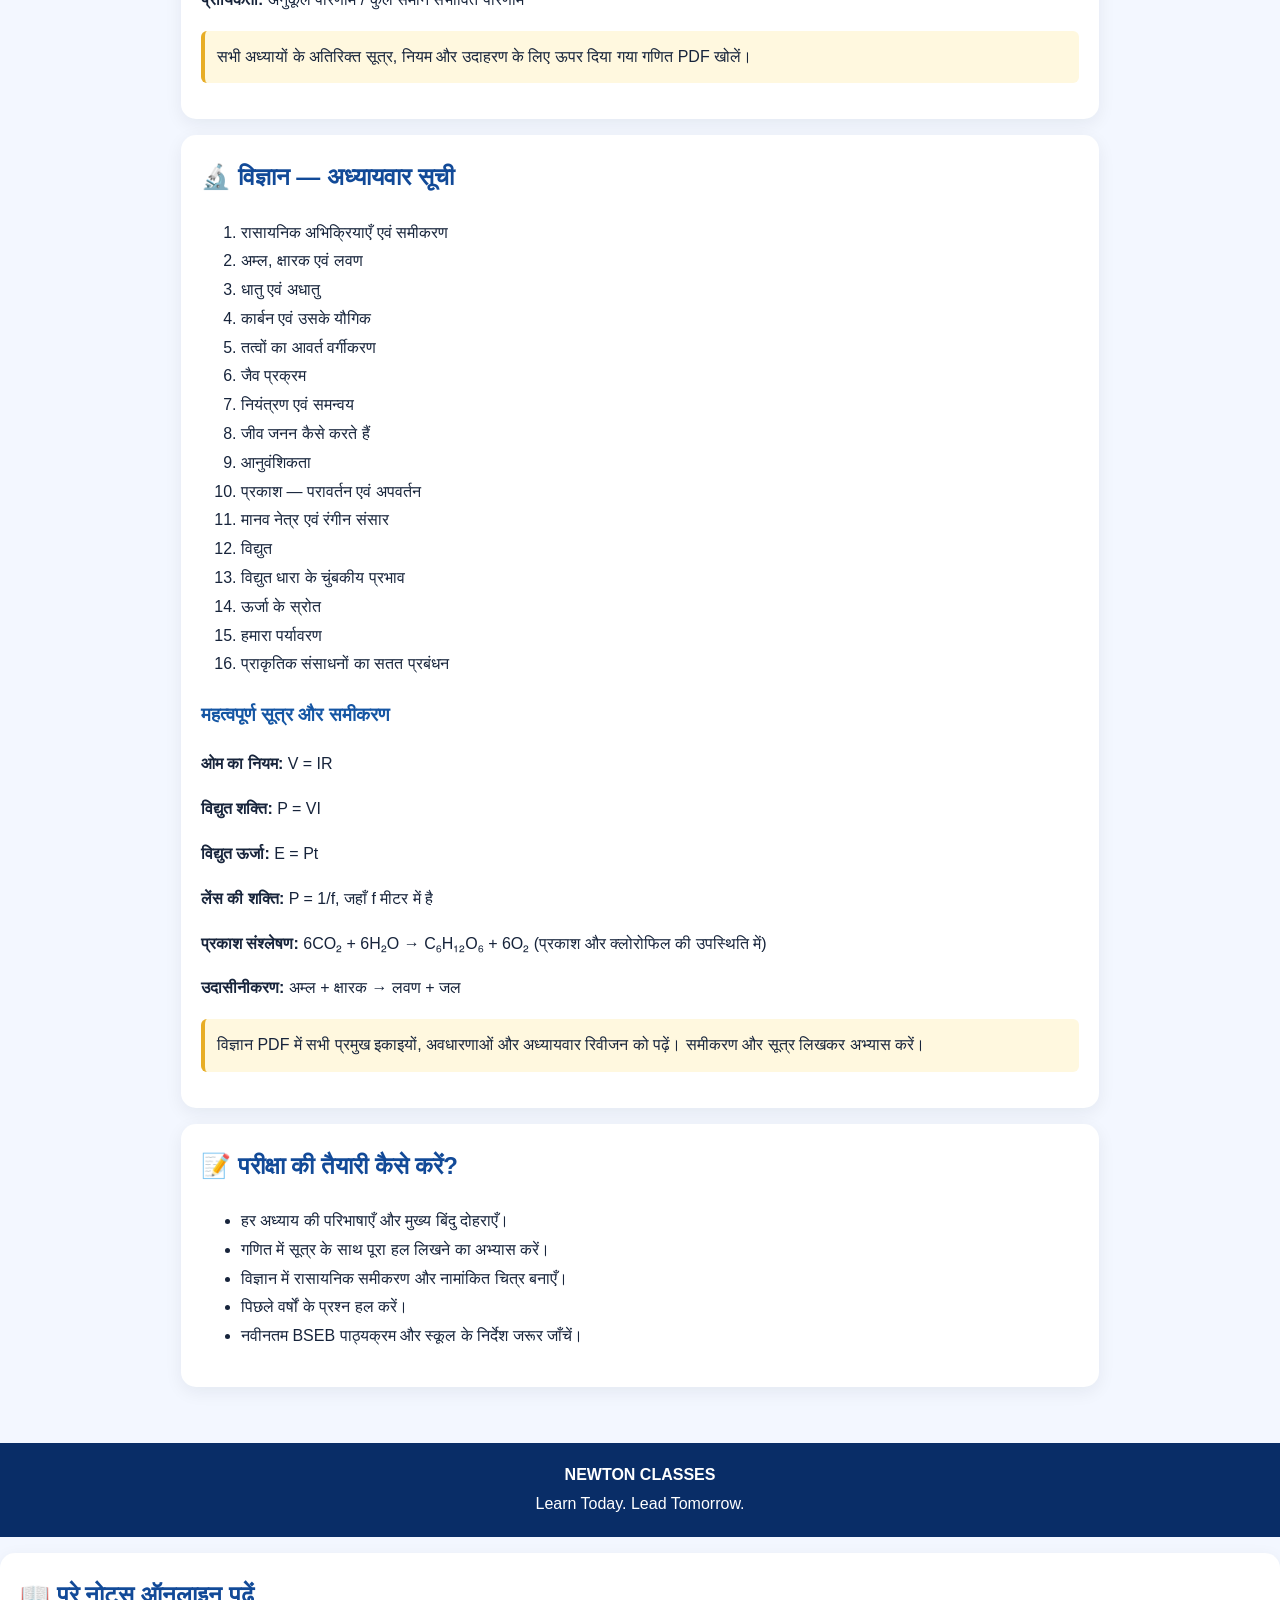
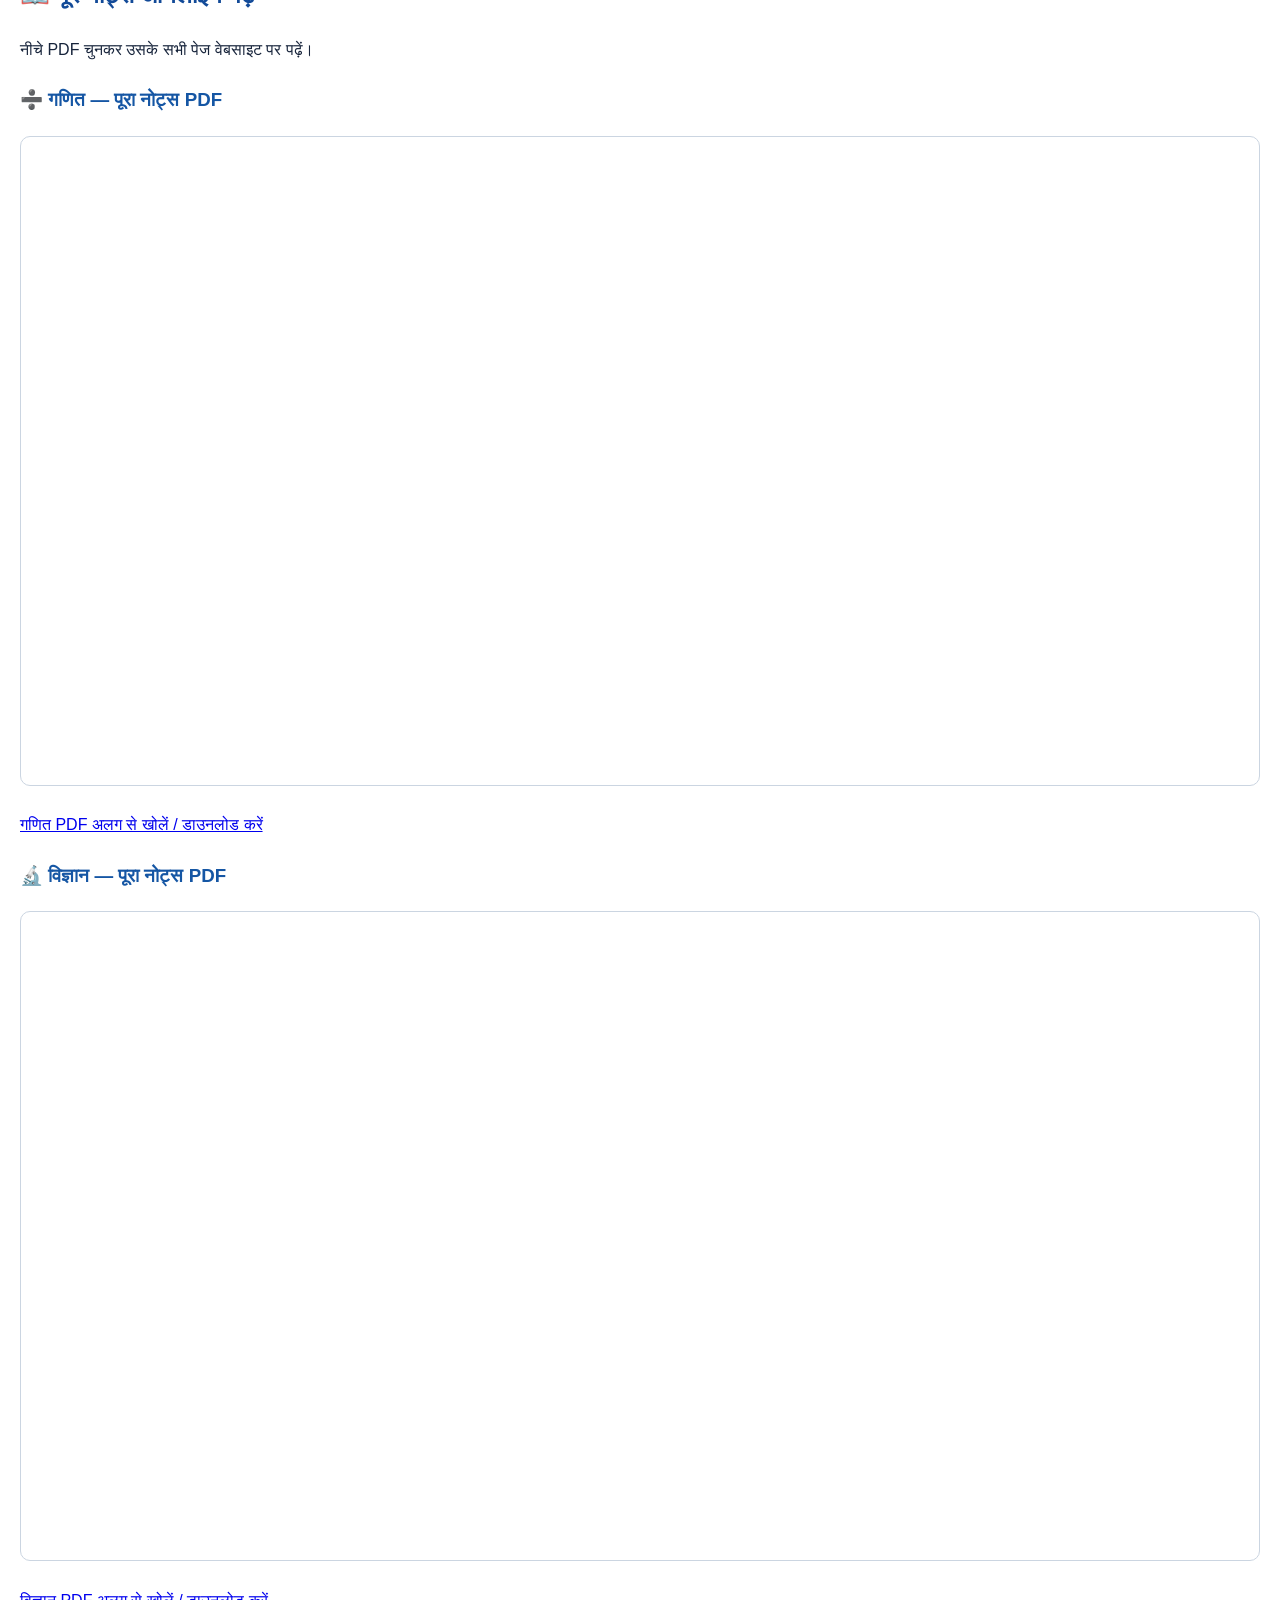
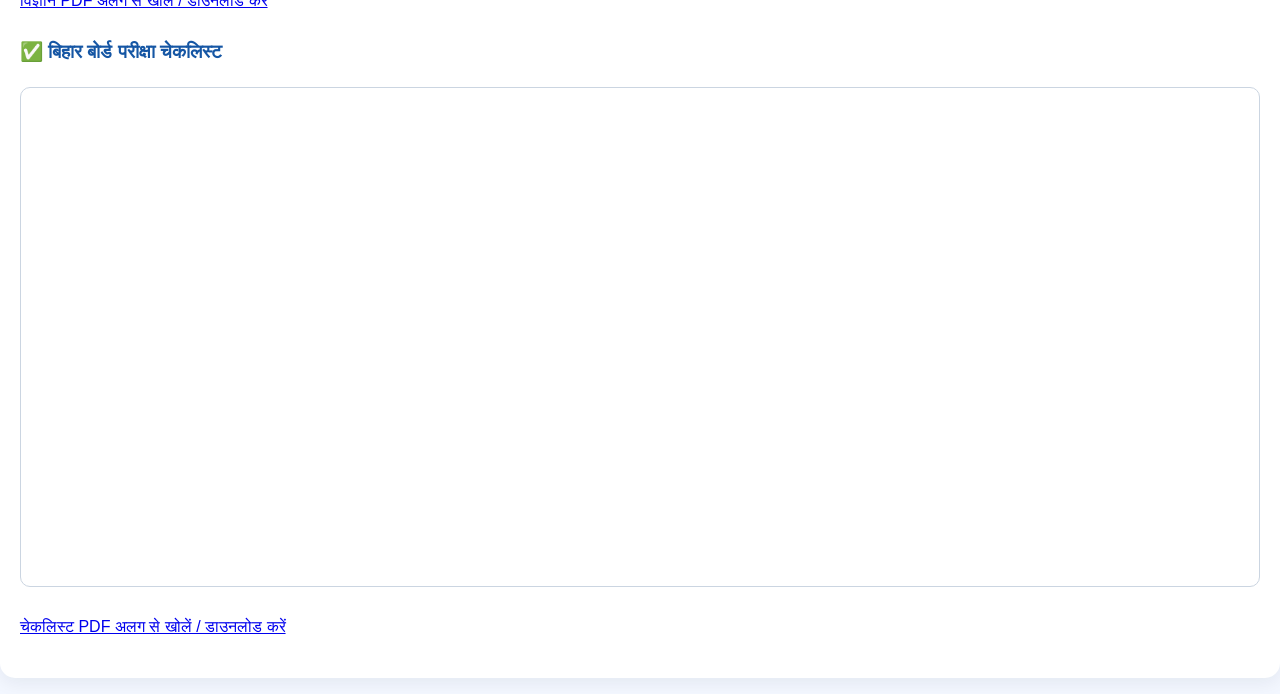
<file: notes.html>
<!DOCTYPE html>
<html lang="hi">
<head>
  <meta charset="UTF-8">
  <meta name="viewport" content="width=device-width, initial-scale=1.0">
  <title>Class 10 Hindi Notes | NEWTON CLASSES</title>
  <meta name="description" content="NEWTON CLASSES के कक्षा 10 हिंदी माध्यम गणित और विज्ञान के नोट्स, सूत्र और परीक्षा तैयारी।">
  <style>
    * { box-sizing: border-box; }
    body {
      margin: 0;
      font-family: Arial, "Noto Sans Devanagari", sans-serif;
      background: #f3f7ff;
      color: #17243b;
      line-height: 1.8;
    }
    header {
      background: linear-gradient(135deg, #092d67, #1767c5);
      color: white;
      padding: 28px 16px;
      text-align: center;
    }
    header h1 { margin: 0; font-size: 27px; }
    header p { margin: 6px 0 0; }
    nav {
      background: white;
      padding: 12px;
      text-align: center;
      position: sticky;
      top: 0;
      box-shadow: 0 2px 8px #0001;
    }
    nav a {
      color: #124a98;
      text-decoration: none;
      font-weight: bold;
      margin: 0 9px;
    }
    main { max-width: 950px; margin: auto; padding: 16px; }
    .card {
      background: white;
      padding: 20px;
      margin: 16px 0;
      border-radius: 15px;
      box-shadow: 0 5px 18px #1231;
    }
    h2 { color: #124a98; margin-top: 0; }
    h3 { color: #1556a4; }
    .downloads a {
      display: block;
      background: #e8f1ff;
      border: 1px solid #c8ddff;
      border-radius: 10px;
      padding: 12px;
      margin: 10px 0;
      color: #073d86;
      font-weight: bold;
      text-decoration: none;
    }
    .downloads a:hover { background: #d6e7ff; }
    .note {
      background: #fff8df;
      border-left: 4px solid #e7ad26;
      padding: 12px;
      border-radius: 6px;
    }
    footer {
      text-align: center;
      background: #092d67;
      color: white;
      padding: 18px;
      margin-top: 24px;
    }
    @media(max-width:600px) {
      header h1 { font-size: 23px; }
      main { padding: 10px; }
      .card { padding: 15px; }
      nav a { display: inline-block; margin: 4px 7px; }
    }
  </style>
</head>
<body>
  <header>
    <h1>📘 NEWTON CLASSES</h1>
    <p>Learn Today. Lead Tomorrow.</p>
    <p>कक्षा 10 | बिहार बोर्ड | हिंदी माध्यम</p>
  </header>

  <nav>
    <a href="index.html">🏠 Home</a>
    <a href="#downloads">📥 PDF Notes</a>
    <a href="#maths">➗ गणित</a>
    <a href="#science">🔬 विज्ञान</a>
  </nav>

  <main>
    <section class="card" id="downloads">
      <h2>📥 हिंदी नोट्स डाउनलोड करें</h2>
      <p>अपनी जरूरत के अनुसार PDF खोलें और मोबाइल में डाउनलोड करें।</p>
      <div class="downloads">
  <a href="#maths-pdf">
    ➗ गणित — पूरे नोट्स ऑनलाइन पढ़ें
  </a>
  <a href="#science-pdf">
    🔬 विज्ञान — पूरे नोट्स ऑनलाइन पढ़ें
  </a>
  <a href="#checklist-pdf">
    ✅ बिहार बोर्ड परीक्षा चेकलिस्ट पढ़ें
  </a>
</div>```
      <p class="note">
        यदि PDF डाउनलोड नहीं होता, तो लिंक खोलकर PDF व्यूअर में
        Download या Save का विकल्प दबाएँ।
      </p>
    </section>

    <section class="card" id="maths">
      <h2>➗ गणित — अध्यायवार सूची</h2>
      <ol>
        <li>वास्तविक संख्याएँ</li>
        <li>बहुपद</li>
        <li>दो चर वाले रैखिक समीकरण युग्म</li>
        <li>द्विघात समीकरण</li>
        <li>समांतर श्रेढ़ी</li>
        <li>त्रिभुज</li>
        <li>निर्देशांक ज्यामिति</li>
        <li>त्रिकोणमिति का परिचय</li>
        <li>त्रिकोणमिति के कुछ अनुप्रयोग</li>
        <li>वृत्त</li>
        <li>रचनाएँ</li>
        <li>वृत्तों से संबंधित क्षेत्रफल</li>
        <li>पृष्ठीय क्षेत्रफल और आयतन</li>
        <li>सांख्यिकी</li>
        <li>प्रायिकता</li>
      </ol>

      <h3>महत्वपूर्ण सूत्र</h3>
      <p><b>द्विघात समीकरण:</b>
        ax² + bx + c = 0
      </p>
      <p><b>मूल सूत्र:</b>
        x = (−b ± √(b² − 4ac)) / 2a
      </p>
      <p><b>समांतर श्रेढ़ी का nवाँ पद:</b>
        aₙ = a + (n − 1)d
      </p>
      <p><b>समांतर श्रेढ़ी का योग:</b>
        Sₙ = n/2 [2a + (n − 1)d]
      </p>
      <p><b>वृत्त का क्षेत्रफल:</b> πr²</p>
      <p><b>वृत्त की परिधि:</b> 2πr</p>
      <p><b>प्रायिकता:</b>
        अनुकूल परिणाम / कुल समान संभावित परिणाम
      </p>
      <p class="note">
        सभी अध्यायों के अतिरिक्त सूत्र, नियम और उदाहरण के लिए
        ऊपर दिया गया गणित PDF खोलें।
      </p>
    </section>

    <section class="card" id="science">
      <h2>🔬 विज्ञान — अध्यायवार सूची</h2>
      <ol>
        <li>रासायनिक अभिक्रियाएँ एवं समीकरण</li>
        <li>अम्ल, क्षारक एवं लवण</li>
        <li>धातु एवं अधातु</li>
        <li>कार्बन एवं उसके यौगिक</li>
        <li>तत्वों का आवर्त वर्गीकरण</li>
        <li>जैव प्रक्रम</li>
        <li>नियंत्रण एवं समन्वय</li>
        <li>जीव जनन कैसे करते हैं</li>
        <li>आनुवंशिकता</li>
        <li>प्रकाश — परावर्तन एवं अपवर्तन</li>
        <li>मानव नेत्र एवं रंगीन संसार</li>
        <li>विद्युत</li>
        <li>विद्युत धारा के चुंबकीय प्रभाव</li>
        <li>ऊर्जा के स्रोत</li>
        <li>हमारा पर्यावरण</li>
        <li>प्राकृतिक संसाधनों का सतत प्रबंधन</li>
      </ol>

      <h3>महत्वपूर्ण सूत्र और समीकरण</h3>
      <p><b>ओम का नियम:</b> V = IR</p>
      <p><b>विद्युत शक्ति:</b> P = VI</p>
      <p><b>विद्युत ऊर्जा:</b> E = Pt</p>
      <p><b>लेंस की शक्ति:</b> P = 1/f, जहाँ f मीटर में है</p>
      <p><b>प्रकाश संश्लेषण:</b>
        6CO₂ + 6H₂O → C₆H₁₂O₆ + 6O₂
        (प्रकाश और क्लोरोफिल की उपस्थिति में)
      </p>
      <p><b>उदासीनीकरण:</b>
        अम्ल + क्षारक → लवण + जल
      </p>
      <p class="note">
        विज्ञान PDF में सभी प्रमुख इकाइयों, अवधारणाओं और
        अध्यायवार रिवीजन को पढ़ें। समीकरण और सूत्र लिखकर अभ्यास करें।
      </p>
    </section>

    <section class="card">
      <h2>📝 परीक्षा की तैयारी कैसे करें?</h2>
      <ul>
        <li>हर अध्याय की परिभाषाएँ और मुख्य बिंदु दोहराएँ।</li>
        <li>गणित में सूत्र के साथ पूरा हल लिखने का अभ्यास करें।</li>
        <li>विज्ञान में रासायनिक समीकरण और नामांकित चित्र बनाएँ।</li>
        <li>पिछले वर्षों के प्रश्न हल करें।</li>
        <li>नवीनतम BSEB पाठ्यक्रम और स्कूल के निर्देश जरूर जाँचें।</li>
      </ul>
    </section>
  </main>

  <footer>
    <b>NEWTON CLASSES</b><br>
    Learn Today. Lead Tomorrow.
  </footer>
  
<section class="card" id="full-pdf-notes">
  <h2>📖 पूरे नोट्स ऑनलाइन पढ़ें</h2>
  <p>नीचे PDF चुनकर उसके सभी पेज वेबसाइट पर पढ़ें।</p>

  <h3 id="maths-pdf">➗ गणित — पूरा नोट्स PDF</h3>
  <iframe
    src="pdf/maths-formula-bank.pdf"
    title="गणित के पूरे नोट्स"
    width="100%"
    height="650"
    style="border:1px solid #cbd5e1;border-radius:10px;">
  </iframe>
  <p>
    <a href="pdf/maths-formula-bank.pdf" target="_blank">
      गणित PDF अलग से खोलें / डाउनलोड करें
    </a>
  </p>

  <h3 id="science-pdf">🔬 विज्ञान — पूरा नोट्स PDF</h3>
  <iframe
    src="pdf/science-quick-revision.pdf"
    title="विज्ञान के पूरे नोट्स"
    width="100%"
    height="650"
    style="border:1px solid #cbd5e1;border-radius:10px;">
  </iframe>
  <p>
    <a href="pdf/science-quick-revision.pdf" target="_blank">
      विज्ञान PDF अलग से खोलें / डाउनलोड करें
    </a>
  </p>

  <h3 id="checklist-pdf">✅ बिहार बोर्ड परीक्षा चेकलिस्ट</h3>
  <iframe
    src="pdf/bihar-board-exam-checklist.pdf"
    title="परीक्षा तैयारी चेकलिस्ट"
    width="100%"
    height="500"
    style="border:1px solid #cbd5e1;border-radius:10px;">
  </iframe>
  <p>
    <a href="pdf/bihar-board-exam-checklist.pdf" target="_blank">
      चेकलिस्ट PDF अलग से खोलें / डाउनलोड करें
    </a>
  </p>
</section>
  
</body>
</html>
</file>
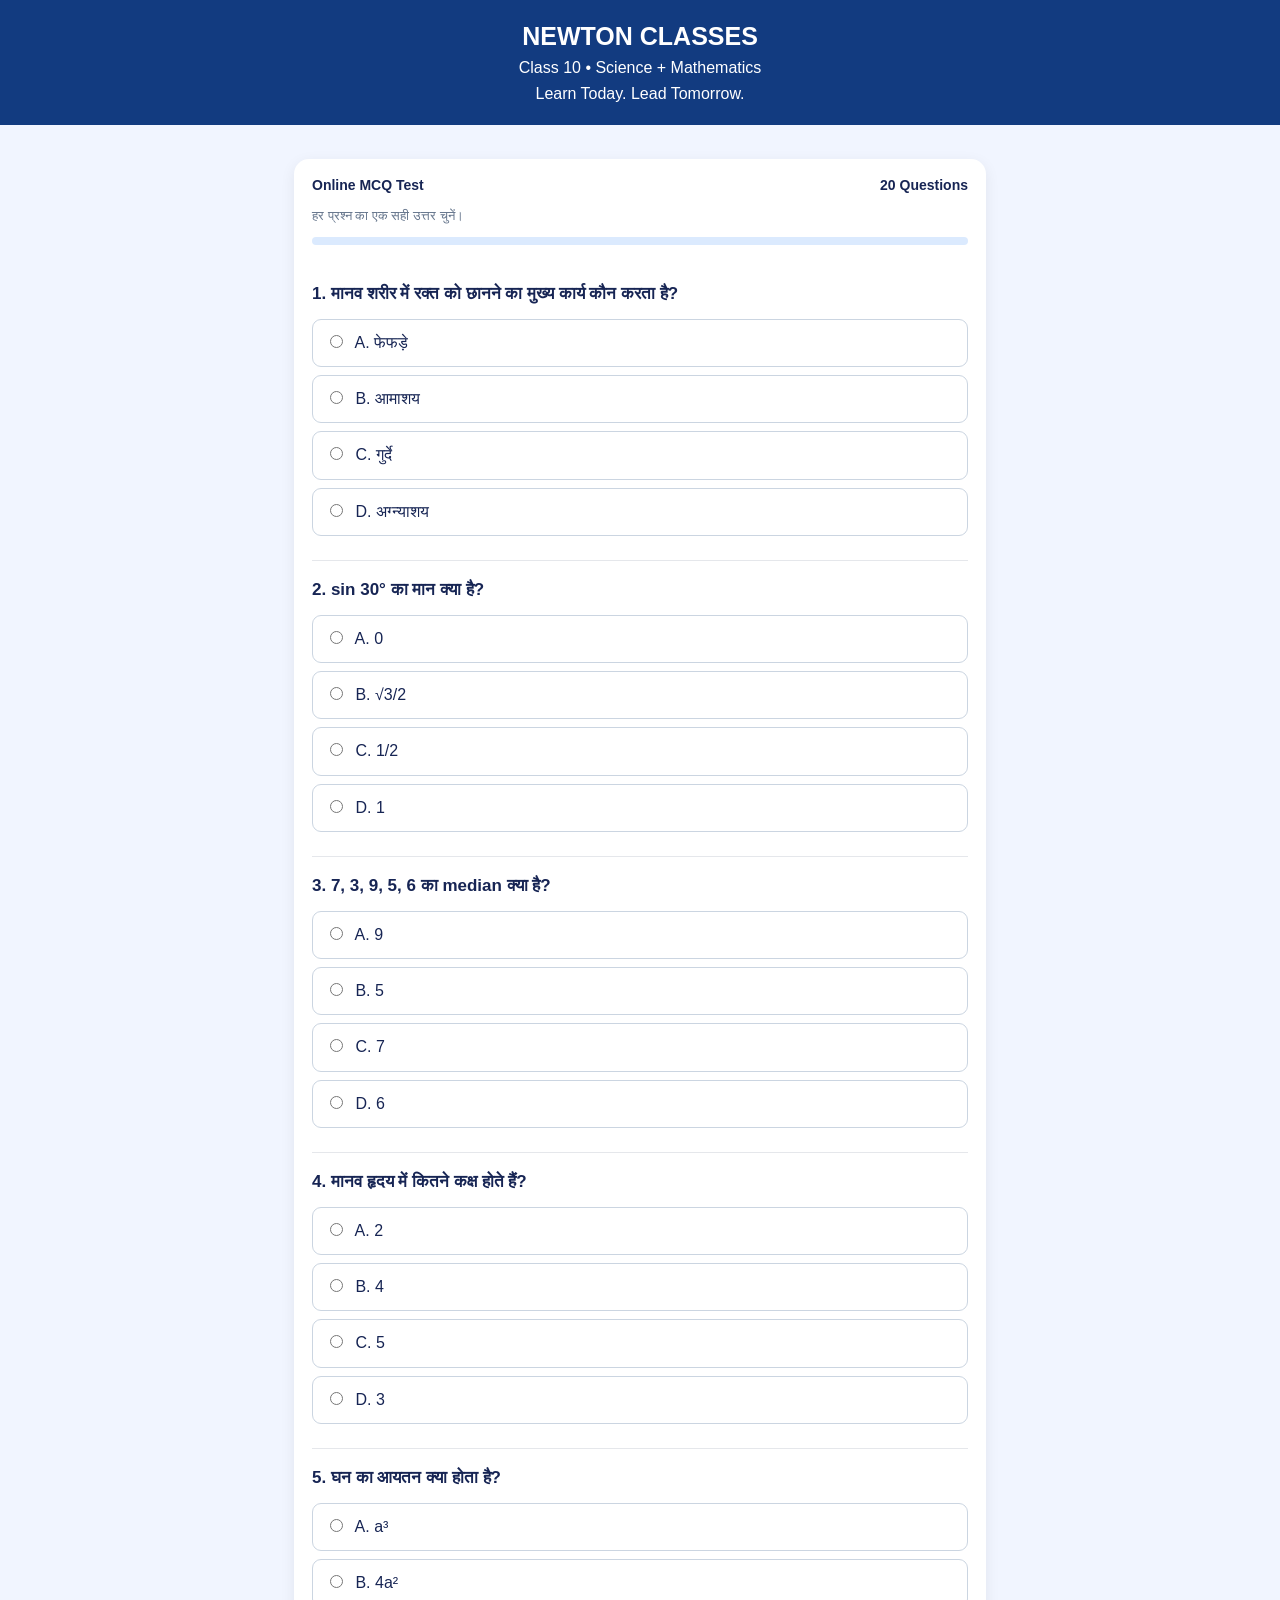
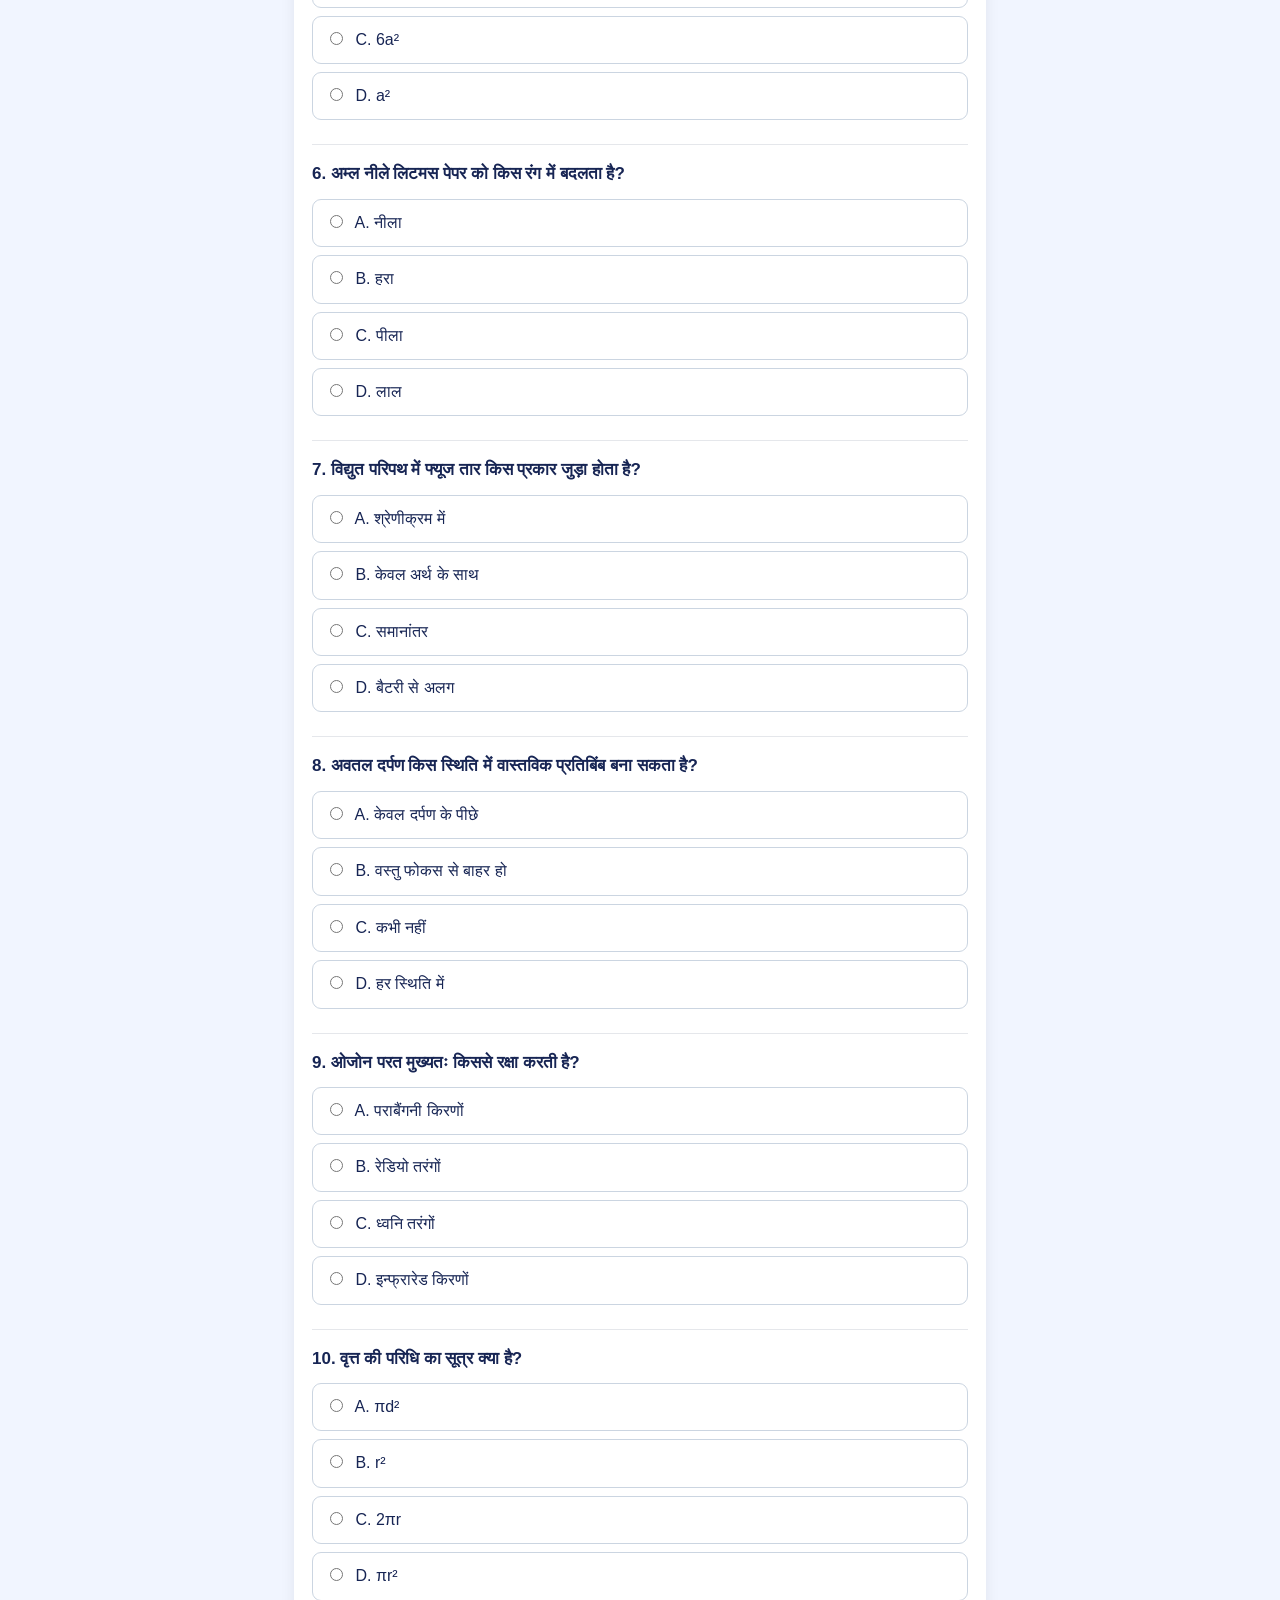
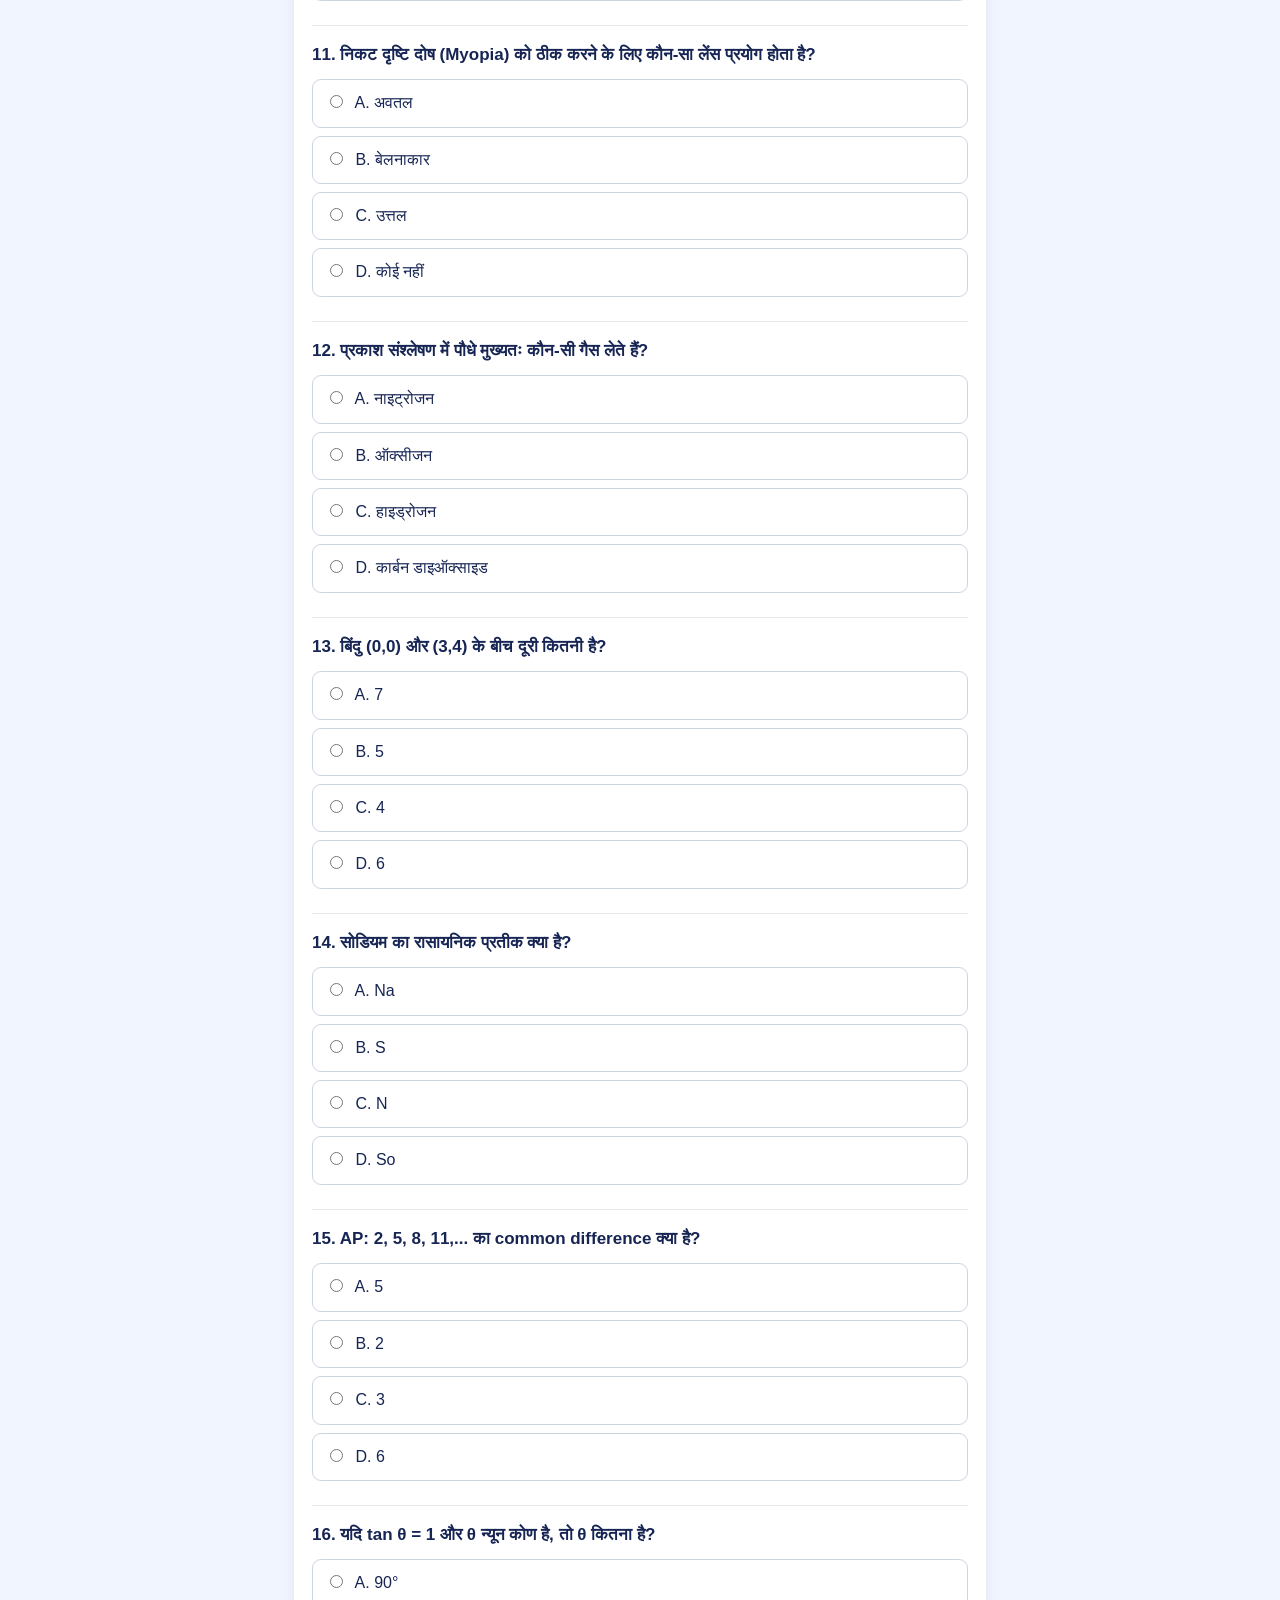
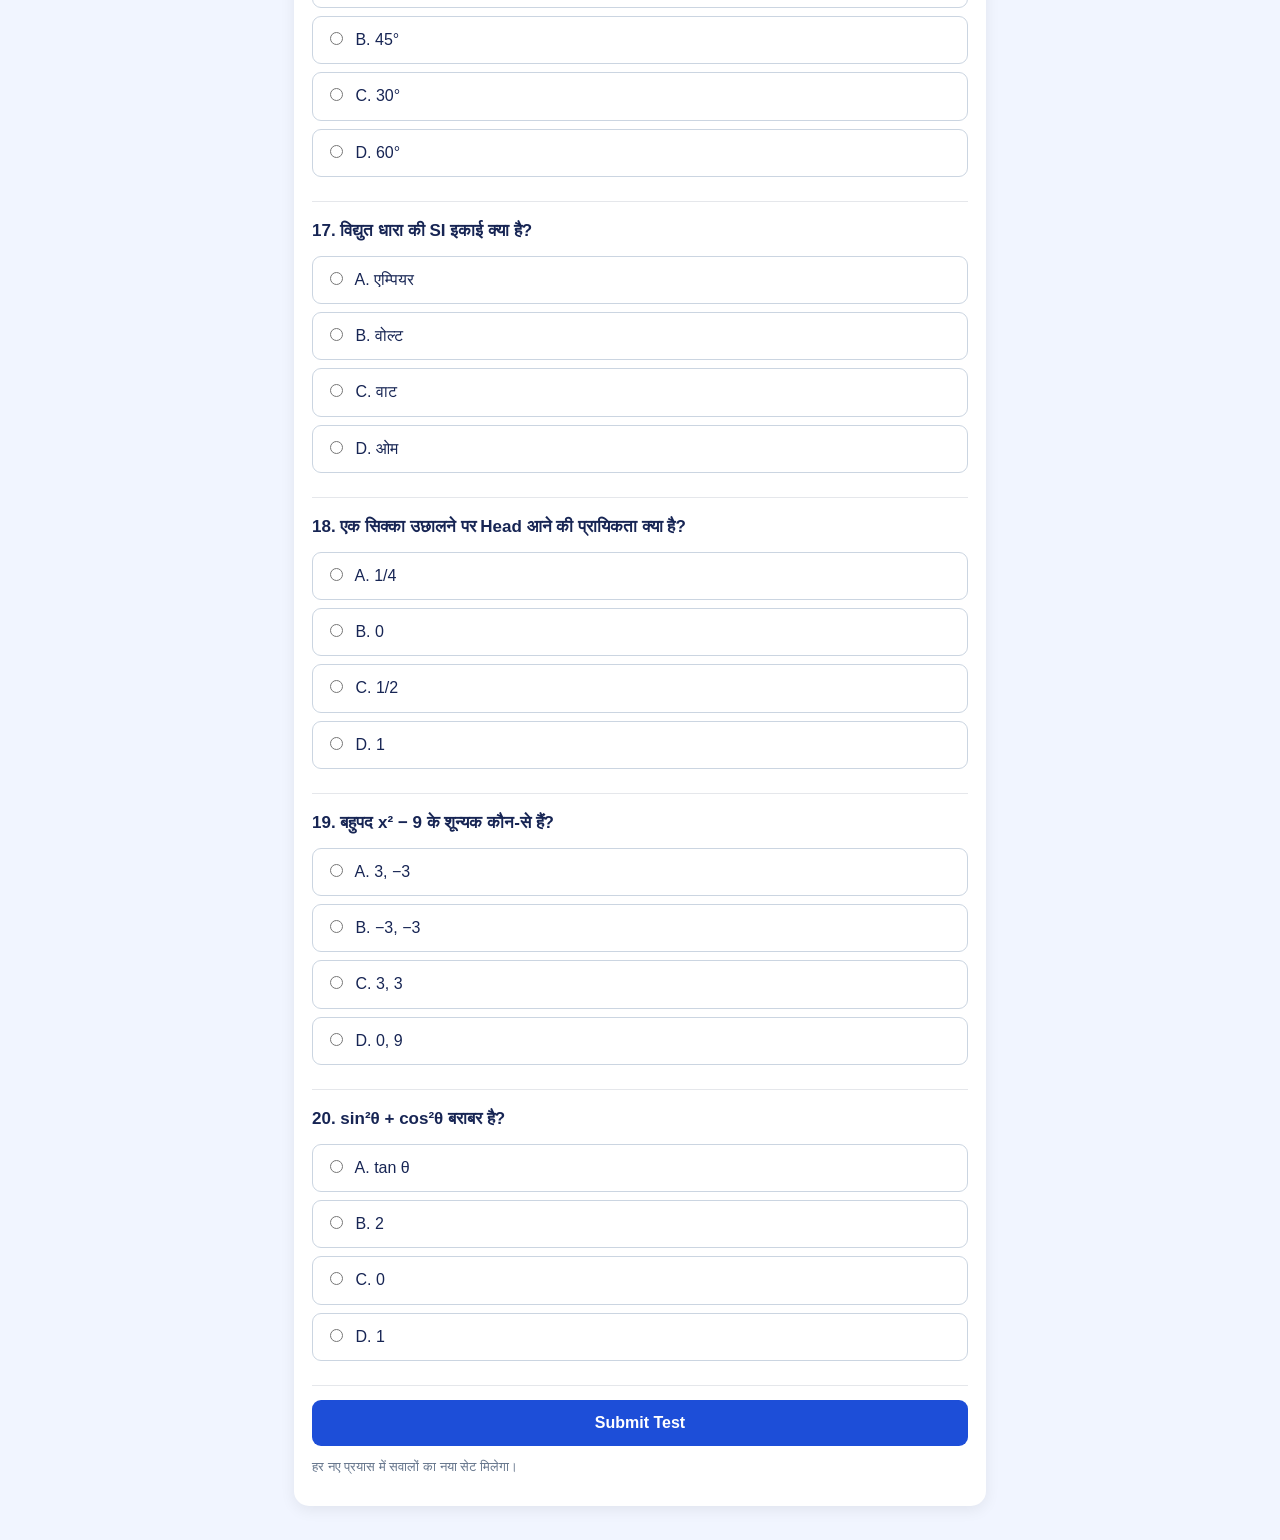
<file: quiz.html>
<!DOCTYPE html>
<html lang="hi">
<head>
<meta charset="UTF-8">
<meta name="viewport" content="width=device-width, initial-scale=1">
<title>Online Test | NEWTON CLASSES</title>
<style>
*{box-sizing:border-box}
body{margin:0;background:#f1f5ff;color:#172554;
font-family:Arial,sans-serif}
header{background:#123b80;color:white;text-align:center;padding:22px 12px}
header h1{margin:0;font-size:25px}
header p{margin:8px 0 0}
.container{max-width:720px;margin:20px auto;padding:14px}
.card{background:white;border-radius:15px;padding:18px;
box-shadow:0 4px 15px #00000012}
.info{display:flex;justify-content:space-between;gap:8px;
flex-wrap:wrap;margin-bottom:15px;font-size:14px}
.progress{height:8px;background:#dbeafe;border-radius:10px;
overflow:hidden;margin:12px 0 20px}
#bar{height:100%;width:0;background:#2563eb}
.question{border-bottom:1px solid #e5e7eb;padding:16px 0}
.question h3{font-size:17px;line-height:1.5;margin:0 0 12px}
.option{display:block;border:1px solid #cbd5e1;border-radius:9px;
padding:12px;margin:8px 0;cursor:pointer;line-height:1.4}
.option:has(input:checked){background:#dbeafe;border-color:#2563eb}
.option input{margin-right:8px}
button{width:100%;border:0;border-radius:9px;padding:14px;
font-size:16px;font-weight:bold;cursor:pointer;margin-top:14px}
.primary{background:#1d4ed8;color:white}
.secondary{background:#e0e7ff;color:#1e3a8a}
#result{display:none;text-align:center;padding:22px 8px}
#result h2{color:#1d4ed8}
.small{color:#64748b;font-size:13px}
</style>
</head>
<body>
<header>
<h1>NEWTON CLASSES</h1>
<p>Class 10 • Science + Mathematics</p>
<p>Learn Today. Lead Tomorrow.</p>
</header>

<div class="container">
<div class="card">
<div id="test">
<div class="info">
<strong>Online MCQ Test</strong>
<strong id="count">20 Questions</strong>
</div>
<p class="small">हर प्रश्न का एक सही उत्तर चुनें।</p>
<div class="progress"><div id="bar"></div></div>
<div id="questions"></div>
<button class="primary" id="submit">Submit Test</button>
<p class="small">हर नए प्रयास में सवालों का नया सेट मिलेगा।</p>
</div>

<div id="result">
<h2>Test Result</h2>
<h1 id="score"></h1>
<p id="message"></p>
<p id="detail"></p>
<button class="primary" id="retry">Retry Test — नए सवाल</button>
<button class="secondary" id="home">Website Home</button>
</div>
</div>
</div>

<script>
const bank = [
{ s:"math",q:"x² − 5x + 6 = 0 के मूल कौन-से हैं?",o:["2 और 3","1 और 6","−2 और −3","2 और 4"],a:0},
{ s:"math",q:"sin 30° का मान क्या है?",o:["1","1/2","√3/2","0"],a:1},
{ s:"math",q:"पहली 10 प्राकृतिक संख्याओं का योग कितना है?",o:["45","50","55","60"],a:2},
{ s:"math",q:"बिंदु (0,0) और (3,4) के बीच दूरी कितनी है?",o:["4","5","6","7"],a:1},
{ s:"math",q:"7, 3, 9, 5, 6 का median क्या है?",o:["5","6","7","9"],a:1},
{ s:"math",q:"एक सिक्का उछालने पर Head आने की प्रायिकता क्या है?",o:["0","1/4","1/2","1"],a:2},
{ s:"math",q:"वृत्त की परिधि का सूत्र क्या है?",o:["πr²","2πr","πd²","r²"],a:1},
{ s:"math",q:"AP: 2, 5, 8, 11,... का common difference क्या है?",o:["2","3","5","6"],a:1},
{ s:"math",q:"cos 60° का मान क्या है?",o:["0","1","1/2","√3/2"],a:2},
{ s:"math",q:"यदि 2x + 3 = 11, तो x कितना है?",o:["3","4","5","7"],a:1},
{ s:"math",q:"घन का आयतन क्या होता है?",o:["6a²","4a²","a³","a²"],a:2},
{ s:"math",q:"sin²θ + cos²θ बराबर है?",o:["0","1","2","tan θ"],a:1},
{ s:"math",q:"दो संख्याओं का HCF 6 और LCM 36 है। उनका गुणनफल कितना है?",o:["42","108","216","36"],a:2},
{ s:"math",q:"त्रिज्या 7 cm वाले वृत्त का क्षेत्रफल (π=22/7) कितना है?",o:["44 cm²","154 cm²","49 cm²","308 cm²"],a:1},
{ s:"math",q:"बहुपद x² − 9 के शून्यक कौन-से हैं?",o:["3, 3","−3, −3","3, −3","0, 9"],a:2},
{ s:"math",q:"यदि tan θ = 1 और θ न्यून कोण है, तो θ कितना है?",o:["30°","45°","60°","90°"],a:1},
{ s:"math",q:"बिंदुओं (2,3) और (4,7) का मध्यबिंदु क्या है?",o:["(3,5)","(2,5)","(6,10)","(3,4)"],a:0},
{ s:"math",q:"एक पासा फेंकने पर सम संख्या आने की प्रायिकता क्या है?",o:["1/6","1/3","1/2","2/3"],a:2},
{ s:"math",q:"x² + 4x + 4 का गुणनखंड क्या है?",o:["(x+4)²","(x+2)²","(x−2)²","x(x+4)"],a:1},
{ s:"math",q:"समकोण त्रिभुज में कर्ण 13 और एक भुजा 5 है। दूसरी भुजा कितनी है?",o:["8","10","12","18"],a:2},

{ s:"science",q:"विद्युत धारा की SI इकाई क्या है?",o:["वोल्ट","ओम","एम्पियर","वाट"],a:2},
{ s:"science",q:"अम्ल नीले लिटमस पेपर को किस रंग में बदलता है?",o:["लाल","हरा","नीला","पीला"],a:0},
{ s:"science",q:"प्रकाश संश्लेषण में पौधे मुख्यतः कौन-सी गैस लेते हैं?",o:["ऑक्सीजन","कार्बन डाइऑक्साइड","नाइट्रोजन","हाइड्रोजन"],a:1},
{ s:"science",q:"मानव हृदय में कितने कक्ष होते हैं?",o:["2","3","4","5"],a:2},
{ s:"science",q:"निकट दृष्टि दोष (Myopia) को ठीक करने के लिए कौन-सा लेंस प्रयोग होता है?",o:["उत्तल","अवतल","बेलनाकार","कोई नहीं"],a:1},
{ s:"science",q:"शुद्ध जल का pH लगभग कितना होता है (25°C पर)?",o:["2","5","7","10"],a:2},
{ s:"science",q:"धातुओं में विद्युत चालकता का मुख्य कारण क्या है?",o:["मुक्त इलेक्ट्रॉन","न्यूट्रॉन","प्रोटॉन","केवल आयन"],a:0},
{ s:"science",q:"DNA का मुख्य कार्य क्या है?",o:["भोजन पचाना","आनुवंशिक जानकारी रखना","ऑक्सीजन पहुँचाना","रक्त जमाना"],a:1},
{ s:"science",q:"ओम का नियम कौन-सा है?",o:["V=IR","P=VI²","R=VI","I=VR"],a:0},
{ s:"science",q:"सोडियम का रासायनिक प्रतीक क्या है?",o:["S","So","Na","N"],a:2},
{ s:"science",q:"ओजोन परत मुख्यतः किससे रक्षा करती है?",o:["इन्फ्रारेड किरणों","पराबैंगनी किरणों","रेडियो तरंगों","ध्वनि तरंगों"],a:1},
{ s:"science",q:"मानव शरीर में रक्त को छानने का मुख्य कार्य कौन करता है?",o:["फेफड़े","गुर्दे","आमाशय","अग्न्याशय"],a:1},
{ s:"science",q:"अवतल दर्पण किस स्थिति में वास्तविक प्रतिबिंब बना सकता है?",o:["वस्तु फोकस से बाहर हो","हर स्थिति में","केवल दर्पण के पीछे","कभी नहीं"],a:0},
{ s:"science",q:"लोहे में जंग लगने के लिए मुख्यतः क्या आवश्यक है?",o:["केवल नाइट्रोजन","ऑक्सीजन और नमी","केवल सूर्य का प्रकाश","केवल कार्बन डाइऑक्साइड"],a:1},
{ s:"science",q:"मानव में भोजन का अधिकांश अवशोषण कहाँ होता है?",o:["मुख","छोटी आँत","बड़ी आँत","ग्रासनली"],a:1},
{ s:"science",q:"विद्युत शक्ति की SI इकाई क्या है?",o:["जूल","वाट","कूलॉम","एम्पियर"],a:1},
{ s:"science",q:"आधुनिक आवर्त सारणी में तत्वों को किसके बढ़ते क्रम में रखा गया है?",o:["परमाणु द्रव्यमान","परमाणु संख्या","न्यूट्रॉन संख्या","घनत्व"],a:1},
{ s:"science",q:"ग्रहों को सूर्य के चारों ओर कक्षा में बनाए रखने वाला बल कौन-सा है?",o:["घर्षण","चुंबकीय बल","गुरुत्वाकर्षण","विद्युत बल"],a:2},
{ s:"science",q:"पौधों में जल और खनिजों का परिवहन मुख्यतः कौन करता है?",o:["फ्लोएम","जाइलम","रंध्र","क्लोरोफिल"],a:1},
{ s:"science",q:"विद्युत परिपथ में फ्यूज तार किस प्रकार जुड़ा होता है?",o:["समानांतर","श्रेणीक्रम में","बैटरी से अलग","केवल अर्थ के साथ"],a:1}
];

let used = new Set();
let current = [];
let locked = false;

function shuffle(arr){
  arr = [...arr];
  for(let i=arr.length-1;i>0;i--){
    const j=Math.floor(Math.random()*(i+1));
    [arr[i],arr[j]]=[arr[j],arr[i]];
  }
  return arr;
}

function newTest(){
  if(bank.length-used.size<20) used.clear();
  const available=bank.map((q,i)=>({...q,id:i}))
    .filter(q=>!used.has(q.id));
  current=shuffle(available).slice(0,20);
  current.forEach(q=>used.add(q.id));
  locked=false;
  document.getElementById("test").style.display="block";
  document.getElementById("result").style.display="none";
  document.getElementById("count").textContent="20 Questions";
  document.getElementById("bar").style.width="0%";
  document.getElementById("questions").innerHTML=current.map((q,i)=>{
    const opts=shuffle(q.o.map((label,j)=>({label,correct:j===q.a})));
    q.shuffled=opts;
    return `<div class="question">
      <h3>${i+1}. ${q.q}</h3>
      ${opts.map((op,j)=>`<label class="option">
      <input type="radio" name="q${i}" value="${j}">
      ${String.fromCharCode(65+j)}. ${op.label}</label>`).join("")}
      </div>`;
  }).join("");
  document.getElementById("questions").onchange=()=>{
    const n=document.querySelectorAll('#questions input:checked').length;
    document.getElementById("bar").style.width=(n/20*100)+"%";
  };
  window.scrollTo(0,0);
}
function playResultSound(success) {
  try {
    const AudioCtx = window.AudioContext || window.webkitAudioContext;
    if (!AudioCtx) return;

    const ctx = new AudioCtx();
    const notes = success ? [523.25, 659.25, 783.99] : [392, 329.63];

    notes.forEach((freq, i) => {
      const osc = ctx.createOscillator();
      const gain = ctx.createGain();

      osc.type = "sine";
      osc.frequency.value = freq;
      gain.gain.setValueAtTime(0.001, ctx.currentTime + i * 0.16);
      gain.gain.exponentialRampToValueAtTime(
        0.12, ctx.currentTime + i * 0.16 + 0.03
      );
      gain.gain.exponentialRampToValueAtTime(
        0.001, ctx.currentTime + i * 0.16 + 0.22
      );

      osc.connect(gain);
      gain.connect(ctx.destination);
      osc.start(ctx.currentTime + i * 0.16);
      osc.stop(ctx.currentTime + i * 0.16 + 0.23);
    });

    setTimeout(() => ctx.close(), 1000);
  } catch (e) {
    // Sound unavailable होने पर भी quiz चलता रहेगा।
  }
}
document.getElementById("submit").onclick=()=>{
  if(locked)return;
  const answered=document.querySelectorAll('#questions input:checked').length;
  if(answered<20 && !confirm(`आपने ${answered}/20 प्रश्नों के उत्तर दिए हैं। क्या फिर भी Submit करना है?`))return;
  let score=0;
  current.forEach((q,i)=>{
    const chosen=document.querySelector(`input[name="q${i}"]:checked`);
    if(chosen && q.shuffled[Number(chosen.value)].correct)score++;
  });
  locked=true;
  document.getElementById("test").style.display="none";
  document.getElementById("result").style.display="block";
  document.getElementById("score").textContent=score+" / 20";
  document.getElementById("message").textContent =
  score >= 17
    ? "🎉 Congratulations! 🏆 शानदार प्रदर्शन! ऐसे ही आगे बढ़ते रहो! 🌟"
    : "💪 Doing Well but Need More Preparation 📚 मेहनत जारी रखो, तुम और बेहतर कर सकते हो! 🚀";
  document.getElementById("detail").textContent=
    "सही उत्तर: "+score+" • गलत/छूटे हुए: "+(20-score)+
    " • प्रतिशत: "+(score*5)+"%";
  playResultSound(score >= 17);
  window.scrollTo(0,0);
};

document.getElementById("retry").onclick=newTest;
document.getElementById("home").onclick=()=>{
  window.location.href="/newton-classes/";
};

newTest();
</script>
</body>
</html>
</file>
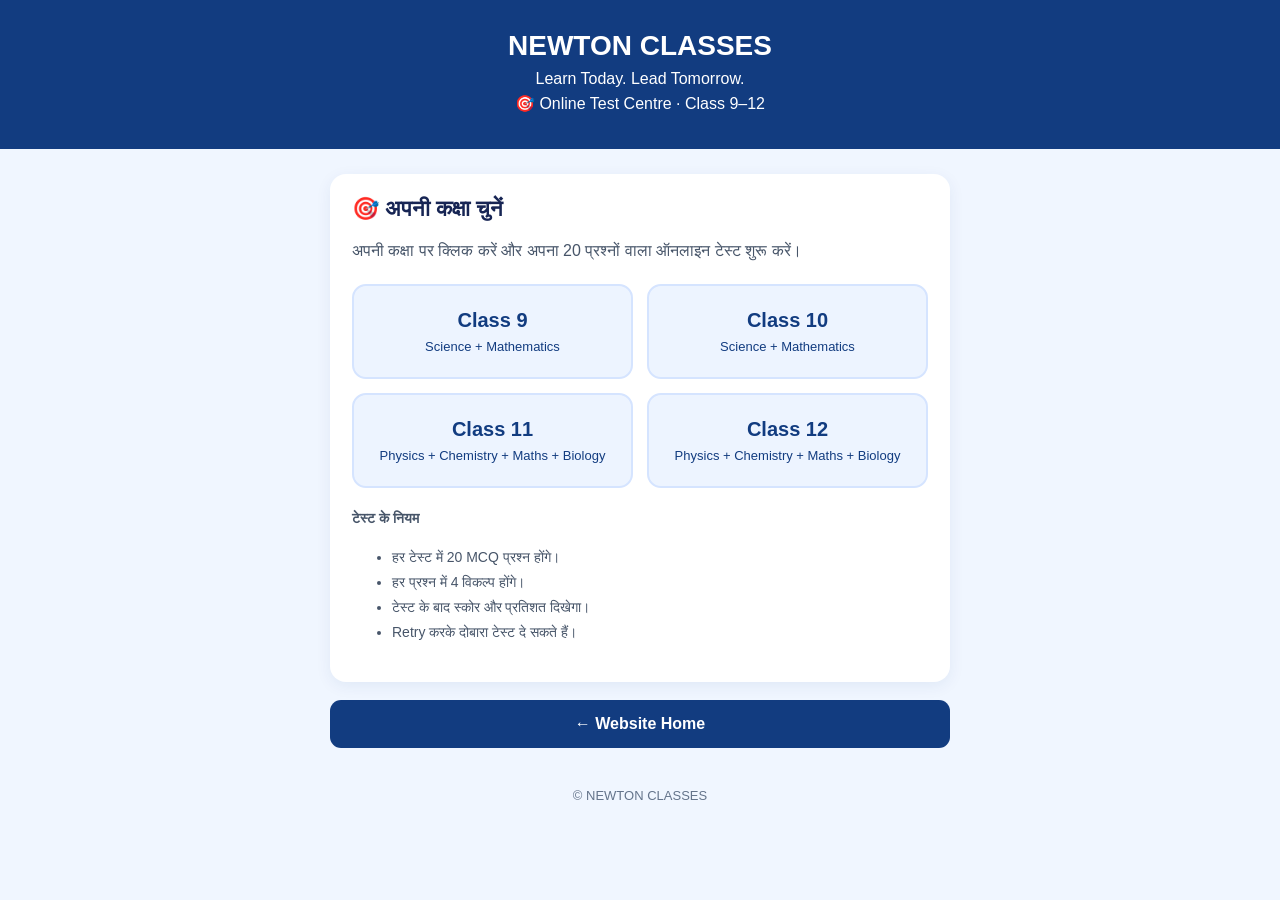
<file: tests.html>
<!DOCTYPE html>
<html lang="hi">
<head>
  <meta charset="UTF-8">
  <meta name="viewport" content="width=device-width, initial-scale=1.0">
  <meta name="theme-color" content="#123c80">
  <title>Online Tests | NEWTON CLASSES</title>

  <style>
    * {
      box-sizing: border-box;
    }

    body {
      margin: 0;
      font-family: Arial, sans-serif;
      background: #f0f6ff;
      color: #172554;
    }

    header {
      background: #123c80;
      color: white;
      text-align: center;
      padding: 30px 14px;
    }

    header h1 {
      margin: 0 0 8px;
      font-size: 28px;
    }

    header p {
      margin: 6px 0;
    }

    main {
      max-width: 650px;
      margin: 25px auto;
      padding: 0 15px;
    }

    .card {
      background: white;
      padding: 22px;
      border-radius: 16px;
      box-shadow: 0 4px 16px #123c8012;
    }

    h2 {
      margin: 0 0 10px;
      font-size: 22px;
    }

    .description {
      color: #475569;
      line-height: 1.6;
      margin-bottom: 20px;
    }

    .classes {
      display: grid;
      grid-template-columns: repeat(2, minmax(0, 1fr));
      gap: 14px;
    }

    .class-button {
      min-height: 95px;
      border: 2px solid #d5e4ff;
      border-radius: 14px;
      background: #edf4ff;
      color: #123c80;
      font-size: 20px;
      font-weight: bold;
      cursor: pointer;
      padding: 18px 8px;
      transition: background 0.2s, transform 0.2s;
    }

    .class-button span {
      display: block;
      margin-top: 7px;
      font-size: 13px;
      font-weight: normal;
    }

    .class-button:hover {
      background: #dce9ff;
      transform: translateY(-2px);
    }

    .class-button:focus-visible,
    .home:focus-visible {
      outline: 3px solid #f59e0b;
      outline-offset: 3px;
    }

    .home {
      display: block;
      margin-top: 18px;
      padding: 15px;
      border-radius: 11px;
      background: #123c80;
      color: white;
      text-align: center;
      text-decoration: none;
      font-weight: bold;
    }

    .rules {
      margin-top: 18px;
      color: #475569;
      font-size: 14px;
      line-height: 1.8;
    }

    footer {
      text-align: center;
      padding: 15px 10px 28px;
      color: #64748b;
      font-size: 13px;
    }

    @media (max-width: 360px) {
      .card {
        padding: 16px;
      }

      .class-button {
        font-size: 18px;
      }
    }
  </style>
</head>

<body>
  <header>
    <h1>NEWTON CLASSES</h1>
    <p>Learn Today. Lead Tomorrow.</p>
    <p>🎯 Online Test Centre · Class 9–12</p>
  </header>

  <main>
    <section class="card">
      <h2>🎯 अपनी कक्षा चुनें</h2>

      <p class="description">
        अपनी कक्षा पर क्लिक करें और अपना 20 प्रश्नों वाला
        ऑनलाइन टेस्ट शुरू करें।
      </p>

      <div class="classes">
        <button class="class-button" type="button"
          onclick="openTest('9')">
          Class 9
          <span>Science + Mathematics</span>
        </button>

        <button class="class-button" type="button"
          onclick="openTest('10')">
          Class 10
          <span>Science + Mathematics</span>
        </button>

        <button class="class-button" type="button"
          onclick="openTest('11')">
          Class 11
          <span>Physics + Chemistry + Maths + Biology</span>
        </button>

        <button class="class-button" type="button"
          onclick="openTest('12')">
          Class 12
          <span>Physics + Chemistry + Maths + Biology</span>
        </button>
      </div>

      <div class="rules">
        <strong>टेस्ट के नियम</strong>
        <ul>
          <li>हर टेस्ट में 20 MCQ प्रश्न होंगे।</li>
          <li>हर प्रश्न में 4 विकल्प होंगे।</li>
          <li>टेस्ट के बाद स्कोर और प्रतिशत दिखेगा।</li>
          <li>Retry करके दोबारा टेस्ट दे सकते हैं।</li>
        </ul>
      </div>
    </section>

    <a class="home" href="./index.html">
      ← Website Home
    </a>
  </main>

  <footer>
    © NEWTON CLASSES
  </footer>

  <script>
    function openTest(classNumber) {
      const testPages = {
        "9": "./class9-science.html",
        "10": "./quiz.html",
        "11": "./class11-test.html",
        "12": "./class12-test.html"
      };

      const page = testPages[classNumber];

      if (page) {
        window.location.href = page;
      }
    }
  </script>
</body>
</html>
</file>
<file: style.css>
@import url('https://fonts.googleapis.com/css2?family=Inter:wght@400;500;600;700;800&display=swap');

:root {
  --navy: #092f60;
  --blue: #0869c7;
  --blue2: #1788ec;
  --pale: #eef7ff;
  --ink: #14365f;
  --muted: #536b86;
  --white: #fff;
  --line: #d5e8f9;
  --shadow: 0 18px 45px rgba(7,57,105,.12);
}

* { box-sizing: border-box; }
html { scroll-behavior: smooth; scroll-padding-top: 84px; }
body {
  margin: 0;
  font-family: Inter, Arial, sans-serif;
  color: var(--ink);
  background: #fff;
  line-height: 1.65;
}
a { color: inherit; }
h1, h2, h3, p { margin-top: 0; }

/* HEADER */
.site-header {
  position: sticky;
  top: 0;
  z-index: 20;
  display: flex;
  align-items: center;
  justify-content: space-between;
  gap: 20px;
  padding: 12px clamp(18px,5vw,76px);
  background: rgba(255,255,255,.96);
  backdrop-filter: blur(16px);
  border-bottom: 1px solid #e4f0fb;
  box-shadow: 0 5px 22px rgba(9,47,96,.05);
}
.brand { display: flex; align-items: center; gap: 12px; text-decoration: none; }
.logo { width: 53px; flex-shrink: 0; }
.logo svg { display: block; width: 100%; height: auto; }
.brand-copy { display: flex; flex-direction: column; line-height: 1.25; }
.brand-copy strong {
  font-size: clamp(17px,2vw,24px);
  font-weight: 800;
  letter-spacing: -.7px;
  color: var(--navy);
}
.brand-copy small { font-size: 12px; color: #56799d; letter-spacing: .3px; }
.nav { display: flex; align-items: center; gap: clamp(12px,2.4vw,32px); }
.nav a { text-decoration: none; font-size: 13px; font-weight: 600; color: #315575; }
.nav a:hover, .text-link:hover { color: var(--blue2); }
.nav .nav-cta {
  padding: 11px 18px;
  border-radius: 99px;
  color: white;
  background: var(--blue);
  box-shadow: 0 8px 20px #0869c733;
}
.menu-toggle {
  display: none;
  background: var(--pale);
  border: 0;
  border-radius: 10px;
  padding: 9px 12px;
  color: var(--navy);
  font-size: 21px;
}

/* HERO */
.hero {
  position: relative;
  isolation: isolate;
  min-height: 510px;
  display: flex;
  align-items: center;
  overflow: hidden;
  background: radial-gradient(ellipse at 78% 35%,#2c92e7 0%,transparent 32%),linear-gradient(115deg,#07376f 0%,#0757a4 50%,#1687d8 100%);
  color: white;
  padding: 68px clamp(22px,7vw,100px);
}
.hero:before, .hero:after {
  content: "";
  position: absolute;
  z-index: -1;
  border: 1px solid #ffffff24;
  border-radius: 50%;
}
.hero:before {
  right: -8%;
  top: -20%;
  width: 58%;
  height: 145%;
  transform: rotate(-18deg);
}
.hero:after { right: 5%; bottom: -55%; width: 50%; height: 100%; }
.hero-content { max-width: 650px; position: relative; z-index: 2; }
.eyebrow {
  font-size: 11px;
  font-weight: 800;
  letter-spacing: 1.7px;
  margin: 0 0 10px;
  text-transform: uppercase;
  color: #d4eaff;
}
.eyebrow span { padding: 0 5px; color: #87caff; }
.eyebrow.blue { color: var(--blue); }
h1 {
  font-size: clamp(36px,5vw,62px);
  line-height: 1.08;
  letter-spacing: -2px;
  margin-bottom: 10px;
  color: white;
}
h1 span { color: #bfe4ff; }
.hero-tagline { font-size: clamp(19px,2.5vw,27px); font-weight: 700; margin-bottom: 16px; }
.hero-intro { max-width: 510px; color: #e7f4ff; font-size: 15px; }
.hero-actions { display: flex; gap: 12px; flex-wrap: wrap; margin-top: 25px; }
.button {
  display: inline-flex;
  align-items: center;
  justify-content: center;
  gap: 8px;
  padding: 13px 20px;
  border-radius: 99px;
  font-weight: 700;
  text-decoration: none;
  font-size: 13px;
  transition: transform .2s, box-shadow .2s;
}
.button:hover { transform: translateY(-2px); box-shadow: 0 12px 25px #001e4433; }
.button-light { background: white; color: var(--navy); }
.button-outline { border: 1px solid #c6e5ff; color: white; }
.location-line { margin: 18px 0 0; color: #d5eaff; font-size: 12px; }
.hero-art {
  position: absolute;
  right: 4%;
  bottom: 12%;
  width: 38%;
  height: 65%;
  display: flex;
  align-items: center;
  justify-content: center;
  opacity: .98;
}
.orbit { position: absolute; border: 1px solid #b9e5ff55; border-radius: 50%; transform: rotate(-25deg); }
.orbit-one { width: 92%; height: 74%; }
.orbit-two { width: 72%; height: 100%; transform: rotate(35deg); }
.book-stack {
  position: relative;
  width: min(360px,85%);
  filter: drop-shadow(0 25px 25px #001a3b55);
  transform: perspective(600px) rotateY(-13deg) rotateZ(-4deg);
}
.book {
  padding: 15px 22px;
  margin: 6px 0;
  border-radius: 5px 12px 12px 5px;
  color: white;
  font-weight: 800;
  font-size: clamp(11px,1.3vw,15px);
  letter-spacing: 1px;
  background: linear-gradient(100deg,#0c3970,#1679c6 60%,#0b4e8a);
  border-left: 7px solid #8bd0ff;
  box-shadow: inset 0 -4px 0 #042b54,0 7px 10px #001b3c44;
}
.book-mid { background: linear-gradient(100deg,#f5fbff,#c5e4fa); color: #12477d; border-left-color: #83bde8; }
.book-bottom { background: linear-gradient(100deg,#0b2b56,#2469a9); font-size: 11px; }
.floating-star { position: absolute; top: 3%; right: 18%; font-size: 40px; color: #c8eaff; text-shadow: 0 0 20px #fff; }

/* SECTIONS AND COURSES */
.section { padding: 78px clamp(20px,6vw,86px); }
.section-heading { text-align: center; max-width: 700px; margin: 0 auto 34px; }
.section-heading h2, .about-copy h2, .admission-band h2 {
  font-size: clamp(27px,3vw,39px);
  line-height: 1.2;
  letter-spacing: -1.1px;
  color: var(--navy);
  margin-bottom: 12px;
}
.section-heading p:last-child { color: var(--muted); font-size: 14px; }
.courses-section { background: linear-gradient(180deg,#f7fbff,#fff); }
.course-grid { display: grid; grid-template-columns: repeat(4,1fr); gap: 18px; max-width: 1200px; margin: auto; }
.course-card {
  padding: 28px 21px 25px;
  text-align: center;
  border: 1px solid var(--line);
  border-radius: 16px;
  background: linear-gradient(150deg,#fff,#f0f8ff);
  box-shadow: 0 10px 28px #0c4d8010;
  transition: transform .2s,box-shadow .2s;
}
.course-card:hover { transform: translateY(-5px); box-shadow: var(--shadow); }
.course-icon {
  display: flex;
  align-items: center;
  justify-content: center;
  margin: 0 auto 17px;
  width: 60px;
  height: 60px;
  border-radius: 18px;
  background: linear-gradient(145deg,var(--blue2),var(--navy));
  color: white;
  font-size: 25px;
  font-weight: 700;
}
.course-card h3 { color: var(--navy); font-size: 17px; margin-bottom: 8px; }
.course-card p { color: var(--muted); font-size: 13px; margin-bottom: 0; }
.small-note { text-align: center; color: #6b8197; font-size: 11px; margin: 22px 0 0; }

/* WHY NEWTON CLASSES */
.why-section {
  padding: 60px clamp(20px,6vw,86px);
  background: linear-gradient(115deg,#073a78,#0876c9);
  color: white;
  position: relative;
  overflow: hidden;
}
.why-section:after {
  content: "";
  position: absolute;
  width: 430px;
  height: 430px;
  border: 1px solid #ffffff18;
  border-radius: 50%;
  right: -140px;
  top: -260px;
}
.light-heading { position: relative; z-index: 1; margin-bottom: 28px; }
.light-heading h2 { color: white; }
.benefit-grid { display: grid; grid-template-columns: repeat(4,1fr); max-width: 1100px; margin: auto; gap: 20px; position: relative; z-index: 1; }
.benefit { text-align: center; padding: 10px 16px; border-right: 1px solid #ffffff30; }
.benefit:last-child { border: 0; }
.benefit span { font-size: 32px; color: #c5e8ff; display: block; margin-bottom: 6px; }
.benefit h3 { font-size: 14px; margin-bottom: 5px; }
.benefit p { font-size: 12px; color: #d5ebff; margin-bottom: 0; }

/* ABOUT */
.about-section { display: grid; grid-template-columns: 1fr 1fr; align-items: center; gap: clamp(30px,6vw,80px); background: #fff; }
.about-visual {
  position: relative;
  min-height: 300px;
  border-radius: 20px;
  overflow: hidden;
  background: linear-gradient(135deg,#d7edff,#75b9ed);
  box-shadow: var(--shadow);
  display: flex;
  align-items: center;
  justify-content: center;
}
.chalkboard {
  width: 77%;
  height: 70%;
  border: 10px solid #9b6a3f;
  border-radius: 7px;
  background: linear-gradient(135deg,#07396b,#0b5793);
  box-shadow: 0 18px 24px #07345b44;
  display: flex;
  flex-direction: column;
  align-items: center;
  justify-content: center;
  color: #d9f0ff;
  font-size: clamp(20px,3vw,32px);
  font-weight: 800;
  letter-spacing: 3px;
  transform: rotate(-3deg);
}
.chalk-line { width: 45%; height: 3px; background: #c9e9ff; transform: rotate(-8deg); margin-top: 8px; }
.desk-book { position: absolute; bottom: 12%; right: 4%; width: 26%; height: 13px; background: #f8fcff; border-bottom: 6px solid #2a6eab; transform: rotate(-7deg); box-shadow: 0 8px 10px #07345b33; }
.about-copy h2 { font-size: clamp(26px,3vw,36px); }
.about-copy p { font-size: 14px; color: var(--muted); }
.text-link { display: inline-flex; gap: 10px; align-items: center; text-decoration: none; color: var(--blue); font-weight: 800; font-size: 14px; margin-top: 8px; }

/* ADMISSION BAND AND CONTACT */
.admission-band {
  padding: 36px clamp(20px,6vw,86px);
  display: flex;
  align-items: center;
  justify-content: space-between;
  gap: 25px;
  background: linear-gradient(110deg,#eaf6ff,#d6ecff);
  border-top: 1px solid #c9e5fb;
  border-bottom: 1px solid #c9e5fb;
}
.admission-band .eyebrow { color: var(--blue); }
.admission-band h2 { font-size: clamp(24px,3vw,32px); margin-bottom: 5px; }
.admission-band p:last-child { margin-bottom: 0; color: var(--muted); font-size: 13px; }
.admission-band .button { background: var(--blue); color: white; flex-shrink: 0; }
.contact-section { background: #f8fbff; }
.contact-grid { display: grid; grid-template-columns: repeat(3,1fr); gap: 18px; max-width: 1100px; margin: auto; }
.contact-card { display: flex; gap: 15px; align-items: flex-start; padding: 22px; border: 1px solid var(--line); border-radius: 14px; background: white; }
.contact-icon { display: flex; align-items: center; justify-content: center; flex-shrink: 0; width: 44px; height: 44px; border-radius: 13px; background: #e3f2ff; color: var(--blue); font-size: 25px; }
.contact-card h3 { font-size: 14px; color: var(--navy); margin-bottom: 5px; }
.contact-card p { font-size: 13px; color: var(--muted); margin-bottom: 0; overflow-wrap: anywhere; }
.contact-card a { color: var(--blue); text-decoration: none; }
.site-footer { padding: 30px 20px; text-align: center; background: #062c59; color: #c8e2fa; font-size: 12px; }
.footer-brand { font-size: 18px; font-weight: 800; letter-spacing: .8px; color: white; text-decoration: none; }
.site-footer p { margin: 8px 0; }
.site-footer a:not(.footer-brand) { color: white; }
.footer-tagline { color: #9ecfff; }
.copyright { font-size: 11px; color: #86add2; margin-top: 18px !important; }

/* ADMISSION FORM */
.admission-section { background: #f1f6ff; padding: 50px 18px; }
.admission-form-card {
  max-width: 650px;
  margin: 0 auto;
  padding: 28px;
  background: #fff;
  border: 1px solid #d8e5ff;
  border-top: 5px solid #1458c8;
  border-radius: 16px;
  box-shadow: 0 10px 35px rgba(20,70,150,.10);
}
.admission-form-header { text-align: center; margin-bottom: 28px; }
.admission-form-header img { width: 90px; height: 90px; object-fit: contain; margin-bottom: 10px; }
.admission-form-header h2 { color: #123d83; margin: 5px 0; }
.admission-form-header h3 { color: #1458c8; border-bottom: 2px solid #d8e5ff; padding-bottom: 12px; margin-top: 24px; }
.admission-form-header p { color: #53647d; margin: 6px 0; }
#admissionForm { display: flex; flex-direction: column; gap: 9px; }
#admissionForm label { font-weight: 600; color: #233754; margin-top: 9px; }
#admissionForm input, #admissionForm select, #admissionForm textarea {
  width: 100%;
  box-sizing: border-box;
  padding: 12px;
  border: 1px solid #cbd8eb;
  border-radius: 8px;
  background: #fff;
  color: #172b49;
  font: inherit;
}
#admissionForm input:focus, #admissionForm select:focus, #admissionForm textarea:focus {
  outline: 2px solid #8bb5ff;
  border-color: #1458c8;
}
#admissionForm .admission-submit { width: 100%; margin-top: 18px; border: 0; cursor: pointer; background: #1458c8; color: #fff; }
#admissionForm .form-note { text-align: center; color: #53647d; font-size: 13px; }

/* ADMISSION POPUP */
.admission-popup[hidden] { display: none !important; }
.admission-popup {
  position: fixed;
  inset: 0;
  z-index: 9999;
  display: flex;
  align-items: center;
  justify-content: center;
  padding: 18px;
  background: rgba(7,18,42,.72);
  backdrop-filter: blur(5px);
}
.admission-popup-card {
  width: 100%;
  max-width: 390px;
  box-sizing: border-box;
  padding: 28px 22px;
  border-radius: 18px;
  border-top: 5px solid #1458c8;
  background: #fff;
  box-shadow: 0 20px 60px rgba(0,0,0,.25);
  text-align: center;
  animation: admissionPopupIn .25s ease-out;
}
.admission-popup-card img { width: 82px; height: 82px; object-fit: contain; margin-bottom: 10px; }
.admission-popup-card .eyebrow { color: #1458c8; font-size: 12px; font-weight: 800; letter-spacing: 1.2px; margin: 5px 0 8px; }
.admission-popup-card h2 { color: #123d83; font-size: 26px; margin: 8px 0; }
.admission-popup-card > p:not(.eyebrow) { color: #53647d; line-height: 1.6; margin: 10px 0 20px; }
.admission-popup-card button {
  display: block;
  width: 100%;
  box-sizing: border-box;
  padding: 13px 16px;
  border-radius: 9px;
  font: inherit;
  font-weight: 700;
  cursor: pointer;
  margin-top: 10px;
}
.admission-popup-card .admission-popup-primary { color: #fff; background: #1458c8; border: 2px solid #1458c8; }
.admission-popup-card .admission-popup-secondary { color: #23436f; background: #edf3ff; border: 2px solid #d8e5ff; }
@keyframes admissionPopupIn {
  from { opacity: 0; transform: translateY(12px) scale(.97); }
  to { opacity: 1; transform: translateY(0) scale(1); }
}

/* PREMIUM CLASS 10 CRASH COURSE */
.crash-premium {
  --crash-blue: #0b2b60;
  --crash-yellow: #ffd84d;
  position: relative;
  isolation: isolate;
  overflow: hidden;
  margin: 32px auto;
  padding: 28px;
  max-width: 1200px;
  border-radius: 24px;
  color: #fff;
  background: radial-gradient(ellipse at 85% 10%,#1c63b5 0,transparent 40%),linear-gradient(135deg,#071a3d,#0b3c80 58%,#071a3d);
  box-shadow: 0 18px 45px rgba(7,35,78,.22);
}
.crash-glow { position: absolute; z-index: -1; width: 260px; height: 260px; right: -90px; top: 180px; border-radius: 50%; background: #1685ff; filter: blur(100px); opacity: .35; }
.crash-top { display: flex; justify-content: space-between; align-items: center; flex-wrap: wrap; gap: 12px; padding-bottom: 22px; border-bottom: 1px solid rgba(255,255,255,.18); }
.crash-label { font-size: 12px; letter-spacing: 2px; font-weight: 800; color: #d7e8ff; }
.crash-badge { padding: 8px 12px; border-radius: 30px; background: var(--crash-yellow); color: #10264b; font-size: 11px; font-weight: 900; }
.crash-layout { display: grid; grid-template-columns: 1fr .9fr; align-items: center; gap: 30px; padding: 28px 0; }
.crash-copy { min-width: 0; }
.crash-kicker { color: #9ecaff; font-size: 11px; font-weight: 800; letter-spacing: 1.5px; }
.crash-copy h2 { margin: 12px 0; color: #fff; font-size: clamp(32px,5vw,54px); line-height: 1.08; letter-spacing: -1.5px; }
.crash-copy h2 span { color: var(--crash-yellow); }
.crash-tagline { color: #d5e5ff; font-size: 15px; }
.crash-start { display: flex; flex-direction: column; gap: 4px; margin: 22px 0; padding-left: 14px; border-left: 4px solid var(--crash-yellow); }
.crash-start span { color: #bcd5fa; font-size: 11px; letter-spacing: 1px; }
.crash-start strong { font-size: 19px; }
.crash-price-card { display: grid; grid-template-columns: 1fr 1.2fr; gap: 12px; align-items: center; padding: 18px; border: 1px solid rgba(255,255,255,.3); border-radius: 16px; background: rgba(255,255,255,.09); backdrop-filter: blur(10px); }
.crash-old-price, .crash-new-price { display: flex; flex-direction: column; gap: 6px; font-size: 12px; color: #d3e4ff; }
.crash-old-price strong { color: #fff; font-size: 23px; text-decoration: line-through; text-decoration-color: #ff7777; }
.crash-new-price strong { color: var(--crash-yellow); font-size: 32px; line-height: 1.2; }
.crash-saving { grid-column: 1 / -1; width: fit-content; padding: 6px 10px; border-radius: 6px; color: #11264a; background: var(--crash-yellow); font-size: 11px; font-weight: 900; }
.crash-deadline { margin-top: 16px; padding: 12px; border-radius: 10px; background: rgba(255,255,255,.09); color: #fff; font-size: 13px; }
.crash-deadline strong { color: var(--crash-yellow); }
.crash-note { color: #d2e2fa; font-size: 13px; line-height: 1.6; }
.crash-enroll { display: flex; justify-content: space-between; align-items: center; gap: 10px; padding: 15px 18px; margin-top: 16px; border-radius: 12px; color: #08284f; background: linear-gradient(135deg,#ffe879,#ffc928); text-decoration: none; font-weight: 900; box-shadow: 0 8px 22px rgba(255,201,40,.2); transition: transform .2s,box-shadow .2s; }
.crash-enroll:hover { transform: translateY(-2px); box-shadow: 0 12px 25px rgba(255,201,40,.3); }
.crash-whatsapp-note { margin: 8px 0 0; text-align: center; color: #bcd5fa; font-size: 11px; }
.crash-image-wrap { position: relative; overflow: hidden; border: 1px solid rgba(255,255,255,.22); border-radius: 18px; background: #eaf3ff; box-shadow: 0 20px 40px rgba(0,0,0,.22); }
.crash-image { display: block; width: 100%; height: auto; object-fit: contain; }
.crash-image-caption { display: flex; align-items: center; gap: 12px; padding: 13px; color: #102d59; background: #fff; }
.crash-image-caption > span { font-size: 28px; }
.crash-image-caption div { display: flex; flex-direction: column; }
.crash-image-caption small { color: #526782; margin-top: 2px; }
.crash-footer { display: flex; flex-wrap: wrap; justify-content: space-between; gap: 10px; padding-top: 18px; border-top: 1px solid rgba(255,255,255,.18); color: #c8ddfb; font-size: 11px; }
.crash-footer span:first-child { color: #fff; font-weight: 900; letter-spacing: 1px; }

/* CRASH COURSE HOME BUTTON */
.crash-home-button {
  display: inline-flex;
  align-items: center;
  justify-content: center;
  text-align: center;
  background: linear-gradient(135deg,#ffe878,#ffbd20);
  color: #10264a !important;
  border: 2px solid #fff0a3;
  border-radius: 12px;
  padding: 14px 20px;
  font-weight: 800;
  text-decoration: none;
  box-shadow: 0 6px 20px rgba(255,190,25,.3);
  transition: transform .2s ease,box-shadow .2s ease;
}
.crash-home-button:hover { transform: translateY(-2px); box-shadow: 0 10px 25px rgba(255,190,25,.4); }
.crash-home-button:focus-visible { outline: 3px solid #fff; outline-offset: 3px; }

/* TABLET */
@media (max-width: 900px) {
  .hero-art { right: -2%; width: 42%; opacity: .65; }
  .hero-content { max-width: 62%; }
  .course-grid { grid-template-columns: repeat(2,1fr); }
  .benefit-grid { grid-template-columns: repeat(2,1fr); }
  .benefit:nth-child(2) { border-right: 0; }
  .benefit:nth-child(-n+2) { border-bottom: 1px solid #ffffff30; padding-bottom: 20px; }
  .contact-grid { grid-template-columns: 1fr; }
  .contact-card { padding: 17px; }
  .about-section { gap: 28px; }
}

/* MOBILE */
@media (max-width: 650px) {
  .site-header { padding: 10px 16px; }
  .logo { width: 43px; }
  .brand-copy strong { font-size: 16px; letter-spacing: -.5px; }
  .brand-copy small { font-size: 10px; }
  .menu-toggle { display: block; }
  .nav {
    display: none;
    position: absolute;
    top: 100%;
    left: 0;
    right: 0;
    padding: 14px 18px 20px;
    background: white;
    box-shadow: 0 18px 25px #07345b1c;
    flex-direction: column;
    align-items: stretch;
    gap: 4px;
  }
  .nav.open { display: flex; }
  .nav a { padding: 10px 12px; border-radius: 8px; }
  .nav .nav-cta { text-align: center; margin-top: 5px; }
  .hero { min-height: 620px; padding: 48px 22px 245px; align-items: flex-start; }
  .hero-content { max-width: 100%; }
  h1 { font-size: clamp(34px,10vw,48px); letter-spacing: -1.4px; }
  .hero-intro { font-size: 14px; max-width: 440px; }
  .hero-art { width: 78%; height: 235px; right: 5%; bottom: 2%; opacity: .9; }
  .book-stack { width: 260px; }
  .book { padding: 11px 18px; }
  .section { padding: 58px 18px; }
  .section-heading { margin-botline-offset: 3px;
  }
</file>
